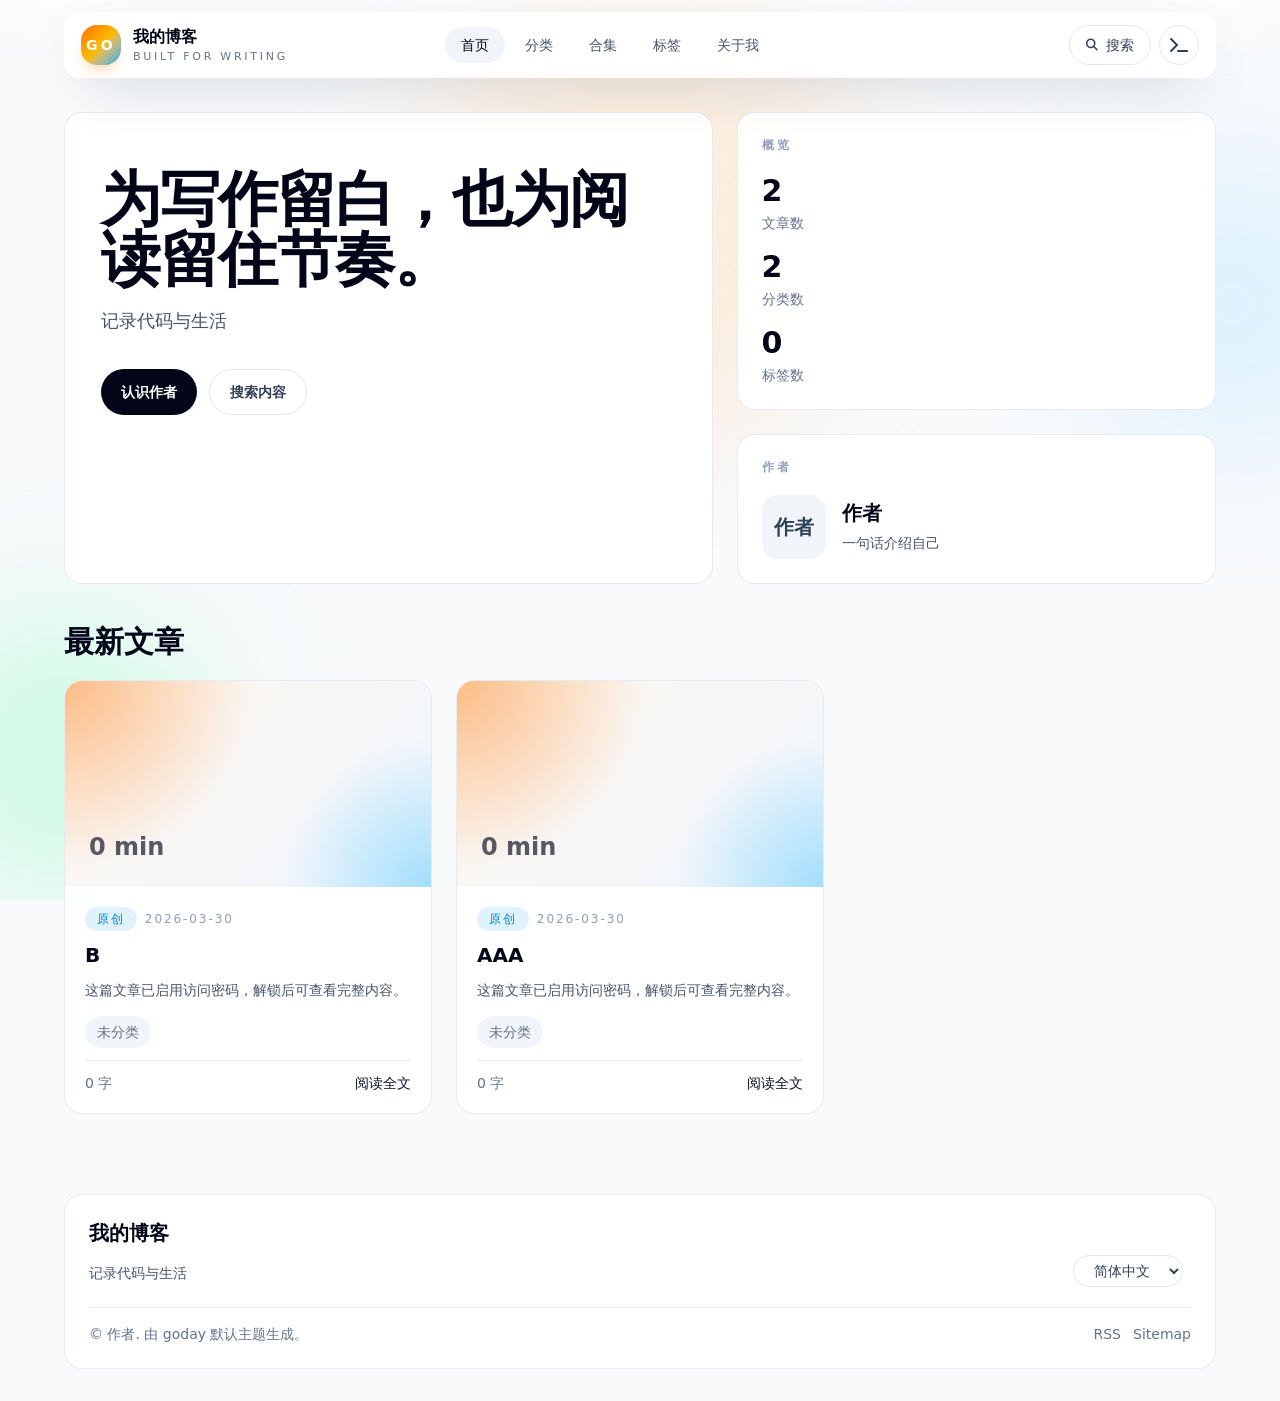
<file: index.html>
<!doctype html>
<html lang="zh-CN">
<head>
  <meta charset="UTF-8">
  <meta name="viewport" content="width=device-width, initial-scale=1">
  <title>我的博客</title>
<meta name="description" content="记录代码与生活">
<meta name="theme-color" content="#fff7ed">
<meta property="og:title" content="我的博客">
<meta property="og:description" content="记录代码与生活">
<meta property="og:type" content="website">
<meta property="og:url" content="https:&#x2F;&#x2F;wenxb.github.io&#x2F;">
<meta name="twitter:card" content="summary_large_image">
<link rel="canonical" href="https:&#x2F;&#x2F;wenxb.github.io&#x2F;">

  <meta name="keywords" content="blog, tauri">


  <link rel="alternate" type="application/rss+xml" title="我的博客 RSS" href="/rss.xml">


  <link rel="stylesheet" href="https://cdn.bootcdn.net/ajax/libs/font-awesome/6.7.2/css/all.min.css">
  <link rel="stylesheet" href="/assets/css/main.css">
  
</head>
<body
  class="min-h-screen bg-slate-50 text-slate-900 antialiased dark:bg-stone-950 dark:text-zinc-100"
  data-default-language="zh-CN"
  data-color-mode="light"
  data-theme-name="Default Theme"
  data-theme-version="1.0.0"
  data-page-type="website"
>
  <div class="pointer-events-none fixed inset-0 -z-10 overflow-hidden">
    <div class="absolute left-1/2 top-0 h-[28rem] w-[28rem] -translate-x-1/2 rounded-full bg-orange-200/35 blur-3xl dark:bg-orange-500/12"></div>
    <div class="absolute right-[-6rem] top-40 h-72 w-72 rounded-full bg-sky-200/40 blur-3xl dark:bg-sky-500/10"></div>
    <div class="absolute bottom-0 left-[-5rem] h-72 w-72 rounded-full bg-emerald-100 blur-3xl dark:bg-emerald-500/10"></div>
  </div>
  <div class="pointer-events-none fixed inset-x-0 top-0 z-30 h-16 bg-white/45 [mask-image:linear-gradient(to_bottom,black,transparent)] backdrop-blur-xl dark:bg-stone-950/55"></div>

  <header class="fixed inset-x-0 top-0 z-40 px-5 pt-3 md:px-8">
  <div class="mx-auto max-w-6xl rounded-[1rem] border border-white/70 bg-white/95 px-4 py-2 shadow-[0_18px_56px_-24px_rgba(15,23,42,0.34)] backdrop-blur-md dark:border-zinc-700/80 dark:bg-zinc-900/92">
    <div class="flex items-center gap-3">
      <a class="flex min-w-0 items-center gap-3" href="/">
        <span class="inline-flex h-10 w-10 items-center justify-center rounded-2xl bg-gradient-to-br from-orange-500 via-amber-400 to-sky-500 text-sm font-bold uppercase tracking-[0.24em] text-white shadow-lg shadow-orange-400/20">Go</span>
        <span class="min-w-0">
          <span class="block truncate font-heading text-base font-semibold text-slate-950 dark:text-white">我的博客</span>
          <span class="block truncate text-[11px] uppercase tracking-[0.25em] text-slate-500 dark:text-slate-400">Built for writing</span>
        </span>
      </a>

      <nav class="mx-auto hidden items-center gap-1 rounded-full px-2 py-1.5 lg:flex">
        
          <a
            href="&#x2F;"
            
              data-i18n="nav.home"
            
            class="rounded-full px-4 py-2 text-sm font-medium transition bg-slate-100 text-slate-950 dark:bg-zinc-800 dark:text-white"
          >
            首页
          </a>
        
          <a
            href="&#x2F;category&#x2F;"
            
              data-i18n="nav.category"
            
            class="rounded-full px-4 py-2 text-sm font-medium transition text-slate-600 hover:bg-slate-100 hover:text-slate-950 dark:text-zinc-300 dark:hover:bg-zinc-800 dark:hover:text-white"
          >
            分类
          </a>
        
          <a
            href="&#x2F;collection&#x2F;"
            
              data-i18n="nav.collection"
            
            class="rounded-full px-4 py-2 text-sm font-medium transition text-slate-600 hover:bg-slate-100 hover:text-slate-950 dark:text-zinc-300 dark:hover:bg-zinc-800 dark:hover:text-white"
          >
            合集
          </a>
        
          <a
            href="&#x2F;tag&#x2F;"
            
              data-i18n="nav.tag"
            
            class="rounded-full px-4 py-2 text-sm font-medium transition text-slate-600 hover:bg-slate-100 hover:text-slate-950 dark:text-zinc-300 dark:hover:bg-zinc-800 dark:hover:text-white"
          >
            标签
          </a>
        
          <a
            href="&#x2F;about&#x2F;"
            
              data-i18n="nav.about"
            
            class="rounded-full px-4 py-2 text-sm font-medium transition text-slate-600 hover:bg-slate-100 hover:text-slate-950 dark:text-zinc-300 dark:hover:bg-zinc-800 dark:hover:text-white"
          >
            关于我
          </a>
        
      </nav>

      <div class="ml-auto flex items-center gap-2">
        <button
          type="button"
          class="theme-pill-button inline-flex h-10 cursor-pointer items-center gap-2 border border-slate-200 bg-white px-4 text-sm font-medium text-slate-700 transition hover:border-slate-300 hover:text-slate-950 dark:border-zinc-700 dark:bg-zinc-800 dark:text-zinc-100 dark:hover:bg-zinc-700 dark:hover:text-white"
          data-search-trigger
        >
          <i class="fa-solid fa-magnifying-glass text-xs"></i>
          <span data-i18n="search.open">搜索</span>
        </button>
        <button
          type="button"
          class="theme-pill-button inline-flex h-10 w-10 cursor-pointer items-center justify-center border border-slate-200 bg-white text-slate-700 transition hover:border-slate-300 hover:text-slate-950 dark:border-zinc-700 dark:bg-zinc-800 dark:text-zinc-100 dark:hover:bg-zinc-700 dark:hover:text-white"
          data-console-trigger
          title="打开控制台"
        >
          <i class="fa-solid fa-terminal"></i>
        </button>
        <button
          type="button"
          class="theme-pill-button inline-flex h-10 w-10 cursor-pointer items-center justify-center border border-slate-200 bg-white text-slate-700 transition hover:border-slate-300 hover:text-slate-950 dark:border-zinc-700 dark:bg-zinc-800 dark:text-zinc-100 dark:hover:bg-zinc-700 dark:hover:text-white lg:hidden"
          data-menu-trigger
          aria-expanded="false"
          aria-label="打开导航菜单"
        >
          <i class="fa-solid fa-bars"></i>
        </button>
      </div>
    </div>

    <nav class="mt-3 hidden flex-col gap-2 border-t border-slate-200 pt-3 dark:border-zinc-700 lg:hidden" data-mobile-nav>
      
        <a
          href="&#x2F;"
          
            data-i18n="nav.home"
          
          class="rounded-2xl px-4 py-3 text-sm font-medium transition bg-slate-950 text-white dark:bg-zinc-800"
        >
          首页
        </a>
      
        <a
          href="&#x2F;category&#x2F;"
          
            data-i18n="nav.category"
          
          class="rounded-2xl px-4 py-3 text-sm font-medium transition bg-slate-100 text-slate-700 hover:bg-slate-200 dark:bg-zinc-800 dark:text-zinc-200 dark:hover:bg-zinc-700 dark:hover:text-white"
        >
          分类
        </a>
      
        <a
          href="&#x2F;collection&#x2F;"
          
            data-i18n="nav.collection"
          
          class="rounded-2xl px-4 py-3 text-sm font-medium transition bg-slate-100 text-slate-700 hover:bg-slate-200 dark:bg-zinc-800 dark:text-zinc-200 dark:hover:bg-zinc-700 dark:hover:text-white"
        >
          合集
        </a>
      
        <a
          href="&#x2F;tag&#x2F;"
          
            data-i18n="nav.tag"
          
          class="rounded-2xl px-4 py-3 text-sm font-medium transition bg-slate-100 text-slate-700 hover:bg-slate-200 dark:bg-zinc-800 dark:text-zinc-200 dark:hover:bg-zinc-700 dark:hover:text-white"
        >
          标签
        </a>
      
        <a
          href="&#x2F;about&#x2F;"
          
            data-i18n="nav.about"
          
          class="rounded-2xl px-4 py-3 text-sm font-medium transition bg-slate-100 text-slate-700 hover:bg-slate-200 dark:bg-zinc-800 dark:text-zinc-200 dark:hover:bg-zinc-700 dark:hover:text-white"
        >
          关于我
        </a>
      
    </nav>
  </div>
</header>


  <main class="px-5 pb-20 pt-24 md:px-8 md:pt-28">
    <div class="mx-auto max-w-6xl">
      
  <section class="grid gap-6 lg:grid-cols-[1.15fr_0.85fr]">
    <div class="theme-card overflow-hidden p-7 md:p-9">
      <div class="mt-5 space-y-4">
        <h1 class="max-w-3xl font-heading text-4xl font-semibold tracking-tight text-slate-950 dark:text-white md:text-6xl">为写作留白，也为阅读留住节奏。</h1>
        <p class="max-w-2xl text-base leading-8 text-slate-600 dark:text-slate-300 md:text-lg">记录代码与生活</p>
      </div>
      <div class="mt-8 flex flex-wrap gap-3">
        <a class="inline-flex items-center rounded-full bg-slate-950 px-5 py-3 text-sm font-semibold text-white transition hover:bg-slate-800 dark:bg-white dark:text-slate-950 dark:hover:bg-slate-200" href="/about/" data-i18n="home.aboutAuthor">认识作者</a>
        <button type="button" class="inline-flex cursor-pointer items-center rounded-full border border-slate-200 bg-white px-5 py-3 text-sm font-semibold text-slate-700 transition hover:border-slate-300 hover:text-slate-950 dark:border-slate-700 dark:bg-slate-800 dark:text-slate-100 dark:hover:bg-slate-700 dark:hover:text-white" data-search-trigger data-i18n="home.searchContent">搜索内容</button>
      </div>
    </div>

    <aside class="grid gap-6 sm:grid-cols-2 lg:grid-cols-1">
      <div class="theme-card p-6">
        <p class="text-xs font-semibold uppercase tracking-[0.3em] text-slate-400" data-i18n="home.atAGlance">At a glance</p>
        <div class="mt-5 grid gap-4 sm:grid-cols-3 lg:grid-cols-1">
          <div>
            <p class="text-3xl font-semibold text-slate-950 dark:text-white">2</p>
            <p class="mt-1 text-sm text-slate-500 dark:text-slate-400" data-i18n="home.articleCount">文章数</p>
          </div>
          <div>
            <p class="text-3xl font-semibold text-slate-950 dark:text-white">2</p>
            <p class="mt-1 text-sm text-slate-500 dark:text-slate-400" data-i18n="home.categoryCount">分类数</p>
          </div>
          <div>
            <p class="text-3xl font-semibold text-slate-950 dark:text-white">0</p>
            <p class="mt-1 text-sm text-slate-500 dark:text-slate-400" data-i18n="home.tagCount">标签数</p>
          </div>
        </div>
      </div>

      <div class="theme-card p-6 text-slate-900 dark:bg-stone-900 dark:text-slate-100">
        <p class="text-xs font-semibold uppercase tracking-[0.3em] text-slate-400" data-i18n="home.author">Author</p>
        <div class="mt-5 flex items-center gap-4">
          
            <a href="/about/" class="inline-flex h-16 w-16 items-center justify-center rounded-2xl bg-slate-100 font-heading text-xl font-semibold text-slate-700 transition hover:bg-slate-200 dark:bg-white/10 dark:text-white dark:hover:bg-white/15">作者</a>
          
          <div>
            <a href="/about/" class="font-heading text-xl font-semibold text-slate-950 transition hover:text-orange-600 dark:text-white dark:hover:text-orange-200">作者</a>
            <p class="mt-1 text-sm leading-6 text-slate-600 dark:text-slate-300">一句话介绍自己</p>
          </div>
        </div>
      </div>
    </aside>
  </section>

  <section class="mt-8">
    <div class="mb-5 flex items-end justify-between gap-4">
      <div>
        <h2 class="mt-2 font-heading text-3xl font-semibold text-slate-950 dark:text-white" data-i18n="home.latestPosts">最新文章</h2>
      </div>
    </div>

    
      <div class="grid gap-6 md:grid-cols-2 xl:grid-cols-3">
        
          <article class="theme-card fade-in-card group overflow-hidden transition hover:-translate-y-1 hover:border-slate-300 dark:hover:border-zinc-700">
  <a class="block" href="&#x2F;p&#x2F;kmit6dcht6nh&#x2F;">
    
      <div class="flex aspect-[16/9] items-end justify-between bg-[radial-gradient(circle_at_top_left,_rgba(251,146,60,0.58),_transparent_45%),radial-gradient(circle_at_bottom_right,_rgba(56,189,248,0.42),_transparent_35%),linear-gradient(135deg,_#fff7ed,_#eff6ff)] p-6 dark:bg-[radial-gradient(circle_at_top_left,_rgba(251,146,60,0.18),_transparent_45%),radial-gradient(circle_at_bottom_right,_rgba(56,189,248,0.14),_transparent_35%),linear-gradient(135deg,_#1b1b1f,_#252529)]">
        <span class="font-heading text-2xl font-semibold text-slate-900/70 dark:text-white/80">0 min</span>
      </div>
    
  </a>
  <div class="space-y-3 p-5">
    <div class="flex flex-wrap items-center gap-2 text-xs font-medium tracking-[0.16em] text-slate-400 dark:text-slate-500">
      
      
        <span class="rounded-full bg-sky-100 px-3 py-1 text-sky-600 dark:bg-sky-500/12 dark:text-sky-200" data-i18n="articleCard.original">原创</span>
      
      <span>2026-03-30</span>
    </div>

    <div class="space-y-2">
      <h2 class="font-heading text-xl font-semibold leading-tight text-slate-950 dark:text-white">
        <a class="transition hover:text-orange-600 dark:hover:text-orange-300" href="&#x2F;p&#x2F;kmit6dcht6nh&#x2F;">B</a>
      </h2>
      <p class="excerpt-clamp text-sm leading-7 text-slate-600 dark:text-slate-300">这篇文章已启用访问密码，解锁后可查看完整内容。</p>
    </div>

    <div class="flex flex-wrap items-center gap-2 text-sm text-slate-500 dark:text-slate-400">
      <a class="theme-pill-button bg-slate-100 px-3 py-1.5 transition hover:bg-slate-200 hover:text-slate-900 dark:bg-zinc-800 dark:text-zinc-200 dark:hover:bg-zinc-700 dark:hover:text-white" href="&#x2F;category&#x2F;uncategorized&#x2F;">未分类</a>
      
    </div>

    <div class="flex items-center justify-between border-t border-slate-200/80 pt-3 text-sm text-slate-500 dark:border-zinc-800 dark:text-zinc-400">
      <span>0 字</span>
      <a class="font-medium text-slate-900 transition hover:text-orange-600 dark:text-white dark:hover:text-orange-300" href="&#x2F;p&#x2F;kmit6dcht6nh&#x2F;">阅读全文</a>
    </div>
  </div>
</article>

        
          <article class="theme-card fade-in-card group overflow-hidden transition hover:-translate-y-1 hover:border-slate-300 dark:hover:border-zinc-700">
  <a class="block" href="&#x2F;p&#x2F;aep1noiskg6b&#x2F;">
    
      <div class="flex aspect-[16/9] items-end justify-between bg-[radial-gradient(circle_at_top_left,_rgba(251,146,60,0.58),_transparent_45%),radial-gradient(circle_at_bottom_right,_rgba(56,189,248,0.42),_transparent_35%),linear-gradient(135deg,_#fff7ed,_#eff6ff)] p-6 dark:bg-[radial-gradient(circle_at_top_left,_rgba(251,146,60,0.18),_transparent_45%),radial-gradient(circle_at_bottom_right,_rgba(56,189,248,0.14),_transparent_35%),linear-gradient(135deg,_#1b1b1f,_#252529)]">
        <span class="font-heading text-2xl font-semibold text-slate-900/70 dark:text-white/80">0 min</span>
      </div>
    
  </a>
  <div class="space-y-3 p-5">
    <div class="flex flex-wrap items-center gap-2 text-xs font-medium tracking-[0.16em] text-slate-400 dark:text-slate-500">
      
      
        <span class="rounded-full bg-sky-100 px-3 py-1 text-sky-600 dark:bg-sky-500/12 dark:text-sky-200" data-i18n="articleCard.original">原创</span>
      
      <span>2026-03-30</span>
    </div>

    <div class="space-y-2">
      <h2 class="font-heading text-xl font-semibold leading-tight text-slate-950 dark:text-white">
        <a class="transition hover:text-orange-600 dark:hover:text-orange-300" href="&#x2F;p&#x2F;aep1noiskg6b&#x2F;">AAA</a>
      </h2>
      <p class="excerpt-clamp text-sm leading-7 text-slate-600 dark:text-slate-300">这篇文章已启用访问密码，解锁后可查看完整内容。</p>
    </div>

    <div class="flex flex-wrap items-center gap-2 text-sm text-slate-500 dark:text-slate-400">
      <a class="theme-pill-button bg-slate-100 px-3 py-1.5 transition hover:bg-slate-200 hover:text-slate-900 dark:bg-zinc-800 dark:text-zinc-200 dark:hover:bg-zinc-700 dark:hover:text-white" href="&#x2F;category&#x2F;uncategorized&#x2F;">未分类</a>
      
    </div>

    <div class="flex items-center justify-between border-t border-slate-200/80 pt-3 text-sm text-slate-500 dark:border-zinc-800 dark:text-zinc-400">
      <span>0 字</span>
      <a class="font-medium text-slate-900 transition hover:text-orange-600 dark:text-white dark:hover:text-orange-300" href="&#x2F;p&#x2F;aep1noiskg6b&#x2F;">阅读全文</a>
    </div>
  </div>
</article>

        
      </div>
      

    
  </section>

    </div>
  </main>

  <footer class="px-5 pb-8 md:px-8">
  <div class="theme-card mx-auto max-w-6xl p-5 md:p-6">
    <div class="flex flex-col gap-5 md:flex-row md:items-end md:justify-between">
      <div class="space-y-3">
        <h2 class="font-heading text-xl font-semibold text-slate-950 dark:text-white">我的博客</h2>
        <p class="max-w-xl text-sm leading-7 text-slate-600 dark:text-slate-300">记录代码与生活</p>
      </div>

      <div class="flex items-center justify-end pr-1 md:pr-2">
        <select
          class="theme-pill-button border border-slate-200 bg-white px-4 py-1.5 text-sm text-slate-700 outline-none transition hover:border-slate-300 dark:border-zinc-700 dark:bg-zinc-800 dark:text-zinc-100"
          data-language-switcher
        >
          <option value="zh-CN">简体中文</option>
          <option value="en-US">English</option>
        </select>
      </div>
    </div>

    <div class="mt-5 flex flex-col gap-3 border-t border-slate-200/80 pt-4 text-sm text-slate-500 dark:border-zinc-800 dark:text-zinc-400 md:flex-row md:items-center md:justify-between">
      <p>
        © 作者.
        <span data-i18n="footer.copy">由 goday 默认主题生成。</span>
      </p>
      <div class="flex flex-wrap items-center gap-3 md:justify-end">
        <a class="transition hover:text-slate-950 dark:hover:text-white" href="/rss.xml" data-i18n="footer.rss">RSS</a>
        <a class="transition hover:text-slate-950 dark:hover:text-white" href="/sitemap.xml" data-i18n="footer.sitemap">Sitemap</a>
      </div>
    </div>
  </div>
</footer>


  <div
    class="theme-modal fixed inset-0 z-50 hidden items-start justify-center bg-slate-950/18 p-4"
    data-search-modal
    data-open="false"
    aria-hidden="true"
  >
    <div class="theme-modal-panel theme-search-panel mt-8 w-full max-w-3xl border p-4 md:mt-12 md:p-6">
      <div class="mb-4 flex items-center justify-between gap-4">
        <div>
          <h2 class="font-heading text-2xl font-semibold text-slate-950 dark:text-white" data-i18n="search.title">搜索</h2>
        </div>
        <button
          type="button"
          class="theme-pill-button inline-flex h-10 w-10 cursor-pointer items-center justify-center border border-slate-200 bg-white text-slate-700 transition hover:bg-slate-100 dark:border-zinc-700 dark:bg-zinc-800 dark:text-zinc-100 dark:hover:bg-zinc-700 dark:hover:text-white"
          data-search-close
          aria-label="关闭搜索"
        >
          <i class="fa-solid fa-xmark"></i>
        </button>
      </div>
      <div data-search-host></div>
      <p class="mt-4 hidden rounded-xl border border-slate-200/90 bg-slate-100/95 px-4 py-3 text-sm text-slate-600 dark:border-zinc-700 dark:bg-zinc-800 dark:text-zinc-200" data-search-status></p>
    </div>
  </div>

  <div
    class="theme-modal fixed inset-0 z-50 hidden items-center justify-center bg-slate-950/18 p-4 text-slate-100"
    data-console-modal
    data-open="false"
    aria-hidden="true"
  >
    <div class="theme-modal-panel goday-console w-full max-w-2xl border border-orange-200/65 bg-orange-50/96 p-5 text-slate-900 dark:border-orange-500/20 dark:bg-stone-900/94 dark:text-slate-100 md:p-6 theme-card">
      <div class="flex items-start justify-between gap-4">
        <div>
          <p class="text-sm font-medium uppercase tracking-[0.3em] text-orange-300" data-i18n="console.kicker">Console</p>
          <h2 class="mt-2 font-heading text-3xl font-semibold text-slate-950 dark:text-white" data-i18n="console.title">控制台</h2>
        </div>
        <button
          type="button"
          class="theme-pill-button inline-flex h-11 w-11 cursor-pointer items-center justify-center border border-orange-200 bg-white/80 text-slate-700 transition hover:border-orange-300 hover:text-slate-950 dark:border-zinc-700 dark:bg-zinc-800 dark:text-zinc-100 dark:hover:bg-zinc-700 dark:hover:text-white"
          data-console-close
          aria-label="关闭控制台"
        >
          <i class="fa-solid fa-xmark"></i>
        </button>
      </div>

      <div class="mt-6">
        <section class="theme-card-muted p-5 dark:border-orange-500/20 dark:bg-stone-950/70">
          <p class="text-xs font-semibold uppercase tracking-[0.3em] text-slate-400" data-i18n="console.runtime">Runtime</p>
          <div class="mt-5 grid gap-3 text-sm text-slate-600 dark:text-slate-300">
            <div class="flex items-center justify-between gap-3">
              <span data-i18n="console.site">站点</span>
              <span class="text-right text-slate-950 dark:text-white">我的博客</span>
            </div>
            <div class="flex items-center justify-between gap-3">
              <span data-i18n="console.route">路径</span>
              <span class="text-right text-slate-950 dark:text-white" data-console-value="route">https:&#x2F;&#x2F;wenxb.github.io&#x2F;</span>
            </div>
            <div class="flex items-center justify-between gap-3">
              <span data-i18n="console.theme">主题</span>
              <span class="text-right text-slate-950 dark:text-white" data-console-value="theme">Default Theme 1.0.0</span>
            </div>
            <div class="flex items-center justify-between gap-3">
              <span data-i18n="console.pageType">页面类型</span>
              <span class="text-right text-slate-950 dark:text-white" data-console-value="pageType">website</span>
            </div>
            <div class="flex items-center justify-between gap-3">
              <span data-i18n="console.language">界面语言</span>
              <span class="text-right text-slate-950 dark:text-white" data-console-value="language" data-console-language>zh-CN</span>
            </div>
            <div class="flex items-center justify-between gap-3">
              <span data-i18n="console.mode">外观模式</span>
              <span class="text-right text-slate-950 dark:text-white" data-console-value="mode" data-console-theme-mode>auto</span>
            </div>
            <div class="flex items-center justify-between gap-3">
              <span data-i18n="console.headings">标题数</span>
              <span class="text-right text-slate-950 dark:text-white" data-console-value="headings">0</span>
            </div>
          </div>
          <div class="mt-5 flex justify-end">
            <button
              type="button"
              class="theme-pill-button inline-flex h-10 cursor-pointer items-center gap-2 border border-orange-200 bg-white px-4 text-sm font-medium text-slate-700 transition hover:border-orange-300 hover:text-slate-950 dark:border-zinc-700 dark:bg-zinc-800 dark:text-zinc-100 dark:hover:bg-zinc-700 dark:hover:text-white"
              data-theme-toggle
            >
              <i class="fa-solid fa-moon"></i>
              <span data-i18n="console.toggleTheme">切换外观</span>
            </button>
          </div>
        </section>
      </div>
    </div>
  </div>

  <script type="module" src="/assets/js/main.js"></script>
  
</body>
</html>
</file>
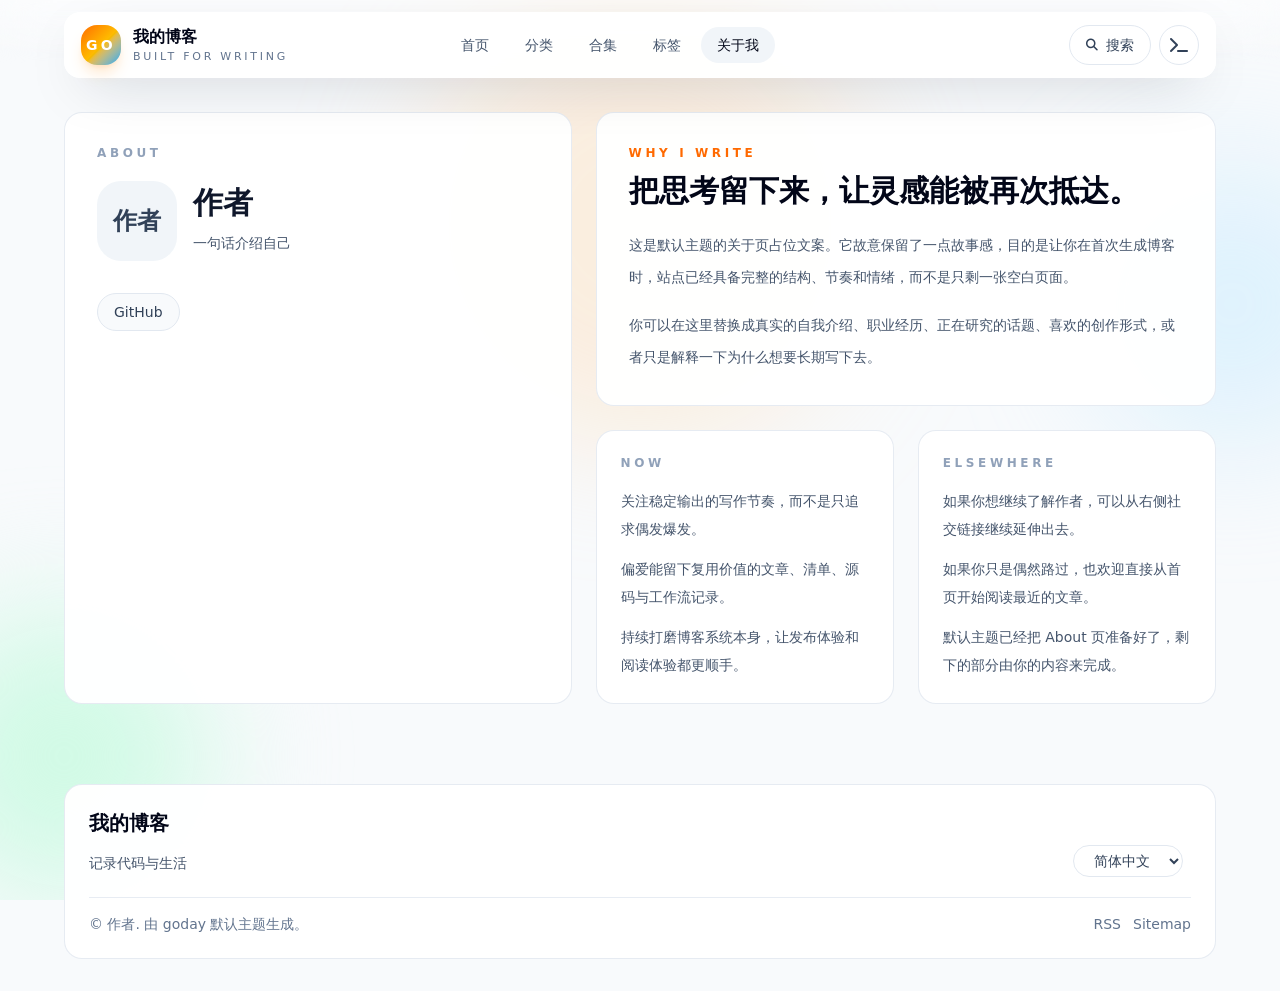
<file: about/index.html>
<!doctype html>
<html lang="zh-CN">
<head>
  <meta charset="UTF-8">
  <meta name="viewport" content="width=device-width, initial-scale=1">
  <title>关于我 - 我的博客</title>
<meta name="description" content="这里是默认主题的关于页，占位内容已经准备好，后续可以替换成你的真实故事。">
<meta name="theme-color" content="#fff7ed">
<meta property="og:title" content="关于我 - 我的博客">
<meta property="og:description" content="这里是默认主题的关于页，占位内容已经准备好，后续可以替换成你的真实故事。">
<meta property="og:type" content="profile">
<meta property="og:url" content="https:&#x2F;&#x2F;wenxb.github.io&#x2F;about&#x2F;">
<meta name="twitter:card" content="summary_large_image">
<link rel="canonical" href="https:&#x2F;&#x2F;wenxb.github.io&#x2F;about&#x2F;">

  <meta name="keywords" content="blog, tauri">


  <link rel="alternate" type="application/rss+xml" title="我的博客 RSS" href="/rss.xml">


  <link rel="stylesheet" href="https://cdn.bootcdn.net/ajax/libs/font-awesome/6.7.2/css/all.min.css">
  <link rel="stylesheet" href="/assets/css/main.css">
  
</head>
<body
  class="min-h-screen bg-slate-50 text-slate-900 antialiased dark:bg-stone-950 dark:text-zinc-100"
  data-default-language="zh-CN"
  data-color-mode="light"
  data-theme-name="Default Theme"
  data-theme-version="1.0.0"
  data-page-type="profile"
>
  <div class="pointer-events-none fixed inset-0 -z-10 overflow-hidden">
    <div class="absolute left-1/2 top-0 h-[28rem] w-[28rem] -translate-x-1/2 rounded-full bg-orange-200/35 blur-3xl dark:bg-orange-500/12"></div>
    <div class="absolute right-[-6rem] top-40 h-72 w-72 rounded-full bg-sky-200/40 blur-3xl dark:bg-sky-500/10"></div>
    <div class="absolute bottom-0 left-[-5rem] h-72 w-72 rounded-full bg-emerald-100 blur-3xl dark:bg-emerald-500/10"></div>
  </div>
  <div class="pointer-events-none fixed inset-x-0 top-0 z-30 h-16 bg-white/45 [mask-image:linear-gradient(to_bottom,black,transparent)] backdrop-blur-xl dark:bg-stone-950/55"></div>

  <header class="fixed inset-x-0 top-0 z-40 px-5 pt-3 md:px-8">
  <div class="mx-auto max-w-6xl rounded-[1rem] border border-white/70 bg-white/95 px-4 py-2 shadow-[0_18px_56px_-24px_rgba(15,23,42,0.34)] backdrop-blur-md dark:border-zinc-700/80 dark:bg-zinc-900/92">
    <div class="flex items-center gap-3">
      <a class="flex min-w-0 items-center gap-3" href="/">
        <span class="inline-flex h-10 w-10 items-center justify-center rounded-2xl bg-gradient-to-br from-orange-500 via-amber-400 to-sky-500 text-sm font-bold uppercase tracking-[0.24em] text-white shadow-lg shadow-orange-400/20">Go</span>
        <span class="min-w-0">
          <span class="block truncate font-heading text-base font-semibold text-slate-950 dark:text-white">我的博客</span>
          <span class="block truncate text-[11px] uppercase tracking-[0.25em] text-slate-500 dark:text-slate-400">Built for writing</span>
        </span>
      </a>

      <nav class="mx-auto hidden items-center gap-1 rounded-full px-2 py-1.5 lg:flex">
        
          <a
            href="&#x2F;"
            
              data-i18n="nav.home"
            
            class="rounded-full px-4 py-2 text-sm font-medium transition text-slate-600 hover:bg-slate-100 hover:text-slate-950 dark:text-zinc-300 dark:hover:bg-zinc-800 dark:hover:text-white"
          >
            首页
          </a>
        
          <a
            href="&#x2F;category&#x2F;"
            
              data-i18n="nav.category"
            
            class="rounded-full px-4 py-2 text-sm font-medium transition text-slate-600 hover:bg-slate-100 hover:text-slate-950 dark:text-zinc-300 dark:hover:bg-zinc-800 dark:hover:text-white"
          >
            分类
          </a>
        
          <a
            href="&#x2F;collection&#x2F;"
            
              data-i18n="nav.collection"
            
            class="rounded-full px-4 py-2 text-sm font-medium transition text-slate-600 hover:bg-slate-100 hover:text-slate-950 dark:text-zinc-300 dark:hover:bg-zinc-800 dark:hover:text-white"
          >
            合集
          </a>
        
          <a
            href="&#x2F;tag&#x2F;"
            
              data-i18n="nav.tag"
            
            class="rounded-full px-4 py-2 text-sm font-medium transition text-slate-600 hover:bg-slate-100 hover:text-slate-950 dark:text-zinc-300 dark:hover:bg-zinc-800 dark:hover:text-white"
          >
            标签
          </a>
        
          <a
            href="&#x2F;about&#x2F;"
            
              data-i18n="nav.about"
            
            class="rounded-full px-4 py-2 text-sm font-medium transition bg-slate-100 text-slate-950 dark:bg-zinc-800 dark:text-white"
          >
            关于我
          </a>
        
      </nav>

      <div class="ml-auto flex items-center gap-2">
        <button
          type="button"
          class="theme-pill-button inline-flex h-10 cursor-pointer items-center gap-2 border border-slate-200 bg-white px-4 text-sm font-medium text-slate-700 transition hover:border-slate-300 hover:text-slate-950 dark:border-zinc-700 dark:bg-zinc-800 dark:text-zinc-100 dark:hover:bg-zinc-700 dark:hover:text-white"
          data-search-trigger
        >
          <i class="fa-solid fa-magnifying-glass text-xs"></i>
          <span data-i18n="search.open">搜索</span>
        </button>
        <button
          type="button"
          class="theme-pill-button inline-flex h-10 w-10 cursor-pointer items-center justify-center border border-slate-200 bg-white text-slate-700 transition hover:border-slate-300 hover:text-slate-950 dark:border-zinc-700 dark:bg-zinc-800 dark:text-zinc-100 dark:hover:bg-zinc-700 dark:hover:text-white"
          data-console-trigger
          title="打开控制台"
        >
          <i class="fa-solid fa-terminal"></i>
        </button>
        <button
          type="button"
          class="theme-pill-button inline-flex h-10 w-10 cursor-pointer items-center justify-center border border-slate-200 bg-white text-slate-700 transition hover:border-slate-300 hover:text-slate-950 dark:border-zinc-700 dark:bg-zinc-800 dark:text-zinc-100 dark:hover:bg-zinc-700 dark:hover:text-white lg:hidden"
          data-menu-trigger
          aria-expanded="false"
          aria-label="打开导航菜单"
        >
          <i class="fa-solid fa-bars"></i>
        </button>
      </div>
    </div>

    <nav class="mt-3 hidden flex-col gap-2 border-t border-slate-200 pt-3 dark:border-zinc-700 lg:hidden" data-mobile-nav>
      
        <a
          href="&#x2F;"
          
            data-i18n="nav.home"
          
          class="rounded-2xl px-4 py-3 text-sm font-medium transition bg-slate-100 text-slate-700 hover:bg-slate-200 dark:bg-zinc-800 dark:text-zinc-200 dark:hover:bg-zinc-700 dark:hover:text-white"
        >
          首页
        </a>
      
        <a
          href="&#x2F;category&#x2F;"
          
            data-i18n="nav.category"
          
          class="rounded-2xl px-4 py-3 text-sm font-medium transition bg-slate-100 text-slate-700 hover:bg-slate-200 dark:bg-zinc-800 dark:text-zinc-200 dark:hover:bg-zinc-700 dark:hover:text-white"
        >
          分类
        </a>
      
        <a
          href="&#x2F;collection&#x2F;"
          
            data-i18n="nav.collection"
          
          class="rounded-2xl px-4 py-3 text-sm font-medium transition bg-slate-100 text-slate-700 hover:bg-slate-200 dark:bg-zinc-800 dark:text-zinc-200 dark:hover:bg-zinc-700 dark:hover:text-white"
        >
          合集
        </a>
      
        <a
          href="&#x2F;tag&#x2F;"
          
            data-i18n="nav.tag"
          
          class="rounded-2xl px-4 py-3 text-sm font-medium transition bg-slate-100 text-slate-700 hover:bg-slate-200 dark:bg-zinc-800 dark:text-zinc-200 dark:hover:bg-zinc-700 dark:hover:text-white"
        >
          标签
        </a>
      
        <a
          href="&#x2F;about&#x2F;"
          
            data-i18n="nav.about"
          
          class="rounded-2xl px-4 py-3 text-sm font-medium transition bg-slate-950 text-white dark:bg-zinc-800"
        >
          关于我
        </a>
      
    </nav>
  </div>
</header>


  <main class="px-5 pb-20 pt-24 md:px-8 md:pt-28">
    <div class="mx-auto max-w-6xl">
      
  <section class="grid gap-6 lg:grid-cols-[0.9fr_1.1fr]">
    <aside class="theme-card p-6 text-slate-900 md:p-8 dark:bg-stone-900 dark:text-white">
      <p class="text-xs font-semibold uppercase tracking-[0.3em] text-slate-400">About</p>
      <div class="mt-5 flex items-center gap-4">
        
          <div class="inline-flex h-20 w-20 items-center justify-center rounded-[1.5rem] bg-slate-100 font-heading text-2xl font-semibold text-slate-700 dark:bg-zinc-800 dark:text-white">作者</div>
        
        <div>
          <h1 class="font-heading text-3xl font-semibold">作者</h1>
          <p class="mt-2 text-sm leading-7 text-slate-600 dark:text-slate-300">一句话介绍自己</p>
        </div>
      </div>
      <div class="mt-8 flex flex-wrap gap-3">
        
          <a class="inline-flex items-center rounded-full border border-slate-200 bg-slate-50 px-4 py-2 text-sm font-medium text-slate-700 transition hover:border-slate-300 hover:bg-white hover:text-slate-950 dark:border-white/10 dark:bg-white/5 dark:text-white dark:hover:bg-white/10" href="https:&#x2F;&#x2F;github.com" target="_blank" rel="noreferrer">GitHub</a>
        
      </div>
    </aside>

    <div class="grid gap-6">
      <section class="theme-card p-6 md:p-8">
        <p class="text-xs font-semibold uppercase tracking-[0.3em] text-orange-500">Why I write</p>
        <h2 class="mt-3 font-heading text-3xl font-semibold text-slate-950 dark:text-white">把思考留下来，让灵感能被再次抵达。</h2>
        <div class="mt-5 space-y-4 text-sm leading-8 text-slate-600 dark:text-slate-300">
          <p>这是默认主题的关于页占位文案。它故意保留了一点故事感，目的是让你在首次生成博客时，站点已经具备完整的结构、节奏和情绪，而不是只剩一张空白页面。</p>
          <p>你可以在这里替换成真实的自我介绍、职业经历、正在研究的话题、喜欢的创作形式，或者只是解释一下为什么想要长期写下去。</p>
        </div>
      </section>

      <section class="grid gap-6 md:grid-cols-2">
        <div class="theme-card p-6">
          <p class="text-xs font-semibold uppercase tracking-[0.3em] text-slate-400">Now</p>
          <ul class="mt-4 space-y-3 text-sm leading-7 text-slate-600 dark:text-slate-300">
            <li>关注稳定输出的写作节奏，而不是只追求偶发爆发。</li>
            <li>偏爱能留下复用价值的文章、清单、源码与工作流记录。</li>
            <li>持续打磨博客系统本身，让发布体验和阅读体验都更顺手。</li>
          </ul>
        </div>
        <div class="theme-card p-6">
          <p class="text-xs font-semibold uppercase tracking-[0.3em] text-slate-400">Elsewhere</p>
          <ul class="mt-4 space-y-3 text-sm leading-7 text-slate-600 dark:text-slate-300">
            <li>如果你想继续了解作者，可以从右侧社交链接继续延伸出去。</li>
            <li>如果你只是偶然路过，也欢迎直接从首页开始阅读最近的文章。</li>
            <li>默认主题已经把 About 页准备好了，剩下的部分由你的内容来完成。</li>
          </ul>
        </div>
      </section>
    </div>
  </section>

    </div>
  </main>

  <footer class="px-5 pb-8 md:px-8">
  <div class="theme-card mx-auto max-w-6xl p-5 md:p-6">
    <div class="flex flex-col gap-5 md:flex-row md:items-end md:justify-between">
      <div class="space-y-3">
        <h2 class="font-heading text-xl font-semibold text-slate-950 dark:text-white">我的博客</h2>
        <p class="max-w-xl text-sm leading-7 text-slate-600 dark:text-slate-300">记录代码与生活</p>
      </div>

      <div class="flex items-center justify-end pr-1 md:pr-2">
        <select
          class="theme-pill-button border border-slate-200 bg-white px-4 py-1.5 text-sm text-slate-700 outline-none transition hover:border-slate-300 dark:border-zinc-700 dark:bg-zinc-800 dark:text-zinc-100"
          data-language-switcher
        >
          <option value="zh-CN">简体中文</option>
          <option value="en-US">English</option>
        </select>
      </div>
    </div>

    <div class="mt-5 flex flex-col gap-3 border-t border-slate-200/80 pt-4 text-sm text-slate-500 dark:border-zinc-800 dark:text-zinc-400 md:flex-row md:items-center md:justify-between">
      <p>
        © 作者.
        <span data-i18n="footer.copy">由 goday 默认主题生成。</span>
      </p>
      <div class="flex flex-wrap items-center gap-3 md:justify-end">
        <a class="transition hover:text-slate-950 dark:hover:text-white" href="/rss.xml" data-i18n="footer.rss">RSS</a>
        <a class="transition hover:text-slate-950 dark:hover:text-white" href="/sitemap.xml" data-i18n="footer.sitemap">Sitemap</a>
      </div>
    </div>
  </div>
</footer>


  <div
    class="theme-modal fixed inset-0 z-50 hidden items-start justify-center bg-slate-950/18 p-4"
    data-search-modal
    data-open="false"
    aria-hidden="true"
  >
    <div class="theme-modal-panel theme-search-panel mt-8 w-full max-w-3xl border p-4 md:mt-12 md:p-6">
      <div class="mb-4 flex items-center justify-between gap-4">
        <div>
          <h2 class="font-heading text-2xl font-semibold text-slate-950 dark:text-white" data-i18n="search.title">搜索</h2>
        </div>
        <button
          type="button"
          class="theme-pill-button inline-flex h-10 w-10 cursor-pointer items-center justify-center border border-slate-200 bg-white text-slate-700 transition hover:bg-slate-100 dark:border-zinc-700 dark:bg-zinc-800 dark:text-zinc-100 dark:hover:bg-zinc-700 dark:hover:text-white"
          data-search-close
          aria-label="关闭搜索"
        >
          <i class="fa-solid fa-xmark"></i>
        </button>
      </div>
      <div data-search-host></div>
      <p class="mt-4 hidden rounded-xl border border-slate-200/90 bg-slate-100/95 px-4 py-3 text-sm text-slate-600 dark:border-zinc-700 dark:bg-zinc-800 dark:text-zinc-200" data-search-status></p>
    </div>
  </div>

  <div
    class="theme-modal fixed inset-0 z-50 hidden items-center justify-center bg-slate-950/18 p-4 text-slate-100"
    data-console-modal
    data-open="false"
    aria-hidden="true"
  >
    <div class="theme-modal-panel goday-console w-full max-w-2xl border border-orange-200/65 bg-orange-50/96 p-5 text-slate-900 dark:border-orange-500/20 dark:bg-stone-900/94 dark:text-slate-100 md:p-6 theme-card">
      <div class="flex items-start justify-between gap-4">
        <div>
          <p class="text-sm font-medium uppercase tracking-[0.3em] text-orange-300" data-i18n="console.kicker">Console</p>
          <h2 class="mt-2 font-heading text-3xl font-semibold text-slate-950 dark:text-white" data-i18n="console.title">控制台</h2>
        </div>
        <button
          type="button"
          class="theme-pill-button inline-flex h-11 w-11 cursor-pointer items-center justify-center border border-orange-200 bg-white/80 text-slate-700 transition hover:border-orange-300 hover:text-slate-950 dark:border-zinc-700 dark:bg-zinc-800 dark:text-zinc-100 dark:hover:bg-zinc-700 dark:hover:text-white"
          data-console-close
          aria-label="关闭控制台"
        >
          <i class="fa-solid fa-xmark"></i>
        </button>
      </div>

      <div class="mt-6">
        <section class="theme-card-muted p-5 dark:border-orange-500/20 dark:bg-stone-950/70">
          <p class="text-xs font-semibold uppercase tracking-[0.3em] text-slate-400" data-i18n="console.runtime">Runtime</p>
          <div class="mt-5 grid gap-3 text-sm text-slate-600 dark:text-slate-300">
            <div class="flex items-center justify-between gap-3">
              <span data-i18n="console.site">站点</span>
              <span class="text-right text-slate-950 dark:text-white">我的博客</span>
            </div>
            <div class="flex items-center justify-between gap-3">
              <span data-i18n="console.route">路径</span>
              <span class="text-right text-slate-950 dark:text-white" data-console-value="route">https:&#x2F;&#x2F;wenxb.github.io&#x2F;about&#x2F;</span>
            </div>
            <div class="flex items-center justify-between gap-3">
              <span data-i18n="console.theme">主题</span>
              <span class="text-right text-slate-950 dark:text-white" data-console-value="theme">Default Theme 1.0.0</span>
            </div>
            <div class="flex items-center justify-between gap-3">
              <span data-i18n="console.pageType">页面类型</span>
              <span class="text-right text-slate-950 dark:text-white" data-console-value="pageType">profile</span>
            </div>
            <div class="flex items-center justify-between gap-3">
              <span data-i18n="console.language">界面语言</span>
              <span class="text-right text-slate-950 dark:text-white" data-console-value="language" data-console-language>zh-CN</span>
            </div>
            <div class="flex items-center justify-between gap-3">
              <span data-i18n="console.mode">外观模式</span>
              <span class="text-right text-slate-950 dark:text-white" data-console-value="mode" data-console-theme-mode>auto</span>
            </div>
            <div class="flex items-center justify-between gap-3">
              <span data-i18n="console.headings">标题数</span>
              <span class="text-right text-slate-950 dark:text-white" data-console-value="headings">0</span>
            </div>
          </div>
          <div class="mt-5 flex justify-end">
            <button
              type="button"
              class="theme-pill-button inline-flex h-10 cursor-pointer items-center gap-2 border border-orange-200 bg-white px-4 text-sm font-medium text-slate-700 transition hover:border-orange-300 hover:text-slate-950 dark:border-zinc-700 dark:bg-zinc-800 dark:text-zinc-100 dark:hover:bg-zinc-700 dark:hover:text-white"
              data-theme-toggle
            >
              <i class="fa-solid fa-moon"></i>
              <span data-i18n="console.toggleTheme">切换外观</span>
            </button>
          </div>
        </section>
      </div>
    </div>
  </div>

  <script type="module" src="/assets/js/main.js"></script>
  
</body>
</html>
</file>
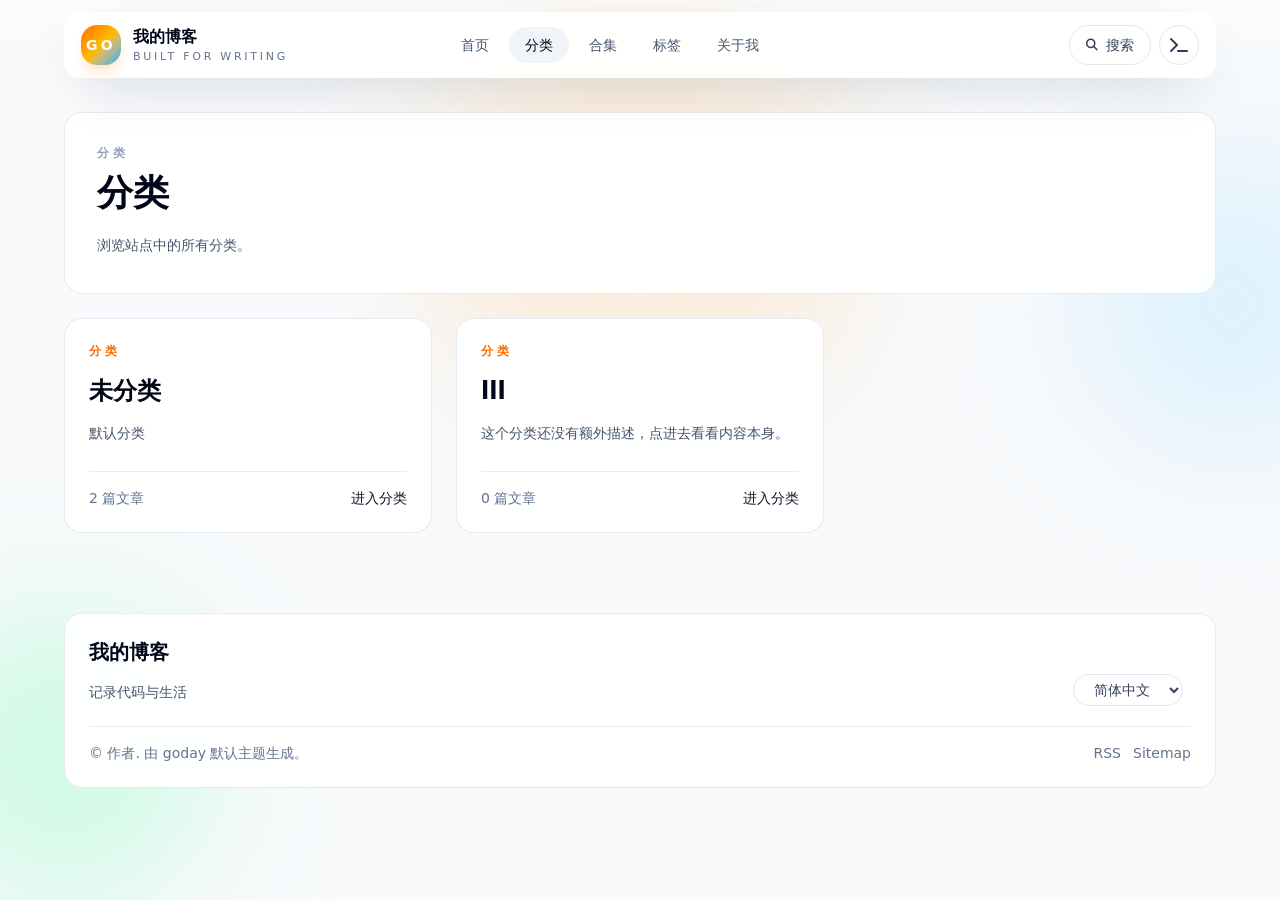
<file: category/index.html>
<!doctype html>
<html lang="zh-CN">
<head>
  <meta charset="UTF-8">
  <meta name="viewport" content="width=device-width, initial-scale=1">
  <title>分类 - 我的博客</title>
<meta name="description" content="浏览站点中的所有分类。">
<meta name="theme-color" content="#fff7ed">
<meta property="og:title" content="分类 - 我的博客">
<meta property="og:description" content="浏览站点中的所有分类。">
<meta property="og:type" content="website">
<meta property="og:url" content="https:&#x2F;&#x2F;wenxb.github.io&#x2F;category&#x2F;">
<meta name="twitter:card" content="summary_large_image">
<link rel="canonical" href="https:&#x2F;&#x2F;wenxb.github.io&#x2F;category&#x2F;">

  <meta name="keywords" content="blog, tauri">


  <link rel="alternate" type="application/rss+xml" title="我的博客 RSS" href="/rss.xml">


  <link rel="stylesheet" href="https://cdn.bootcdn.net/ajax/libs/font-awesome/6.7.2/css/all.min.css">
  <link rel="stylesheet" href="/assets/css/main.css">
  
</head>
<body
  class="min-h-screen bg-slate-50 text-slate-900 antialiased dark:bg-stone-950 dark:text-zinc-100"
  data-default-language="zh-CN"
  data-color-mode="light"
  data-theme-name="Default Theme"
  data-theme-version="1.0.0"
  data-page-type="website"
>
  <div class="pointer-events-none fixed inset-0 -z-10 overflow-hidden">
    <div class="absolute left-1/2 top-0 h-[28rem] w-[28rem] -translate-x-1/2 rounded-full bg-orange-200/35 blur-3xl dark:bg-orange-500/12"></div>
    <div class="absolute right-[-6rem] top-40 h-72 w-72 rounded-full bg-sky-200/40 blur-3xl dark:bg-sky-500/10"></div>
    <div class="absolute bottom-0 left-[-5rem] h-72 w-72 rounded-full bg-emerald-100 blur-3xl dark:bg-emerald-500/10"></div>
  </div>
  <div class="pointer-events-none fixed inset-x-0 top-0 z-30 h-16 bg-white/45 [mask-image:linear-gradient(to_bottom,black,transparent)] backdrop-blur-xl dark:bg-stone-950/55"></div>

  <header class="fixed inset-x-0 top-0 z-40 px-5 pt-3 md:px-8">
  <div class="mx-auto max-w-6xl rounded-[1rem] border border-white/70 bg-white/95 px-4 py-2 shadow-[0_18px_56px_-24px_rgba(15,23,42,0.34)] backdrop-blur-md dark:border-zinc-700/80 dark:bg-zinc-900/92">
    <div class="flex items-center gap-3">
      <a class="flex min-w-0 items-center gap-3" href="/">
        <span class="inline-flex h-10 w-10 items-center justify-center rounded-2xl bg-gradient-to-br from-orange-500 via-amber-400 to-sky-500 text-sm font-bold uppercase tracking-[0.24em] text-white shadow-lg shadow-orange-400/20">Go</span>
        <span class="min-w-0">
          <span class="block truncate font-heading text-base font-semibold text-slate-950 dark:text-white">我的博客</span>
          <span class="block truncate text-[11px] uppercase tracking-[0.25em] text-slate-500 dark:text-slate-400">Built for writing</span>
        </span>
      </a>

      <nav class="mx-auto hidden items-center gap-1 rounded-full px-2 py-1.5 lg:flex">
        
          <a
            href="&#x2F;"
            
              data-i18n="nav.home"
            
            class="rounded-full px-4 py-2 text-sm font-medium transition text-slate-600 hover:bg-slate-100 hover:text-slate-950 dark:text-zinc-300 dark:hover:bg-zinc-800 dark:hover:text-white"
          >
            首页
          </a>
        
          <a
            href="&#x2F;category&#x2F;"
            
              data-i18n="nav.category"
            
            class="rounded-full px-4 py-2 text-sm font-medium transition bg-slate-100 text-slate-950 dark:bg-zinc-800 dark:text-white"
          >
            分类
          </a>
        
          <a
            href="&#x2F;collection&#x2F;"
            
              data-i18n="nav.collection"
            
            class="rounded-full px-4 py-2 text-sm font-medium transition text-slate-600 hover:bg-slate-100 hover:text-slate-950 dark:text-zinc-300 dark:hover:bg-zinc-800 dark:hover:text-white"
          >
            合集
          </a>
        
          <a
            href="&#x2F;tag&#x2F;"
            
              data-i18n="nav.tag"
            
            class="rounded-full px-4 py-2 text-sm font-medium transition text-slate-600 hover:bg-slate-100 hover:text-slate-950 dark:text-zinc-300 dark:hover:bg-zinc-800 dark:hover:text-white"
          >
            标签
          </a>
        
          <a
            href="&#x2F;about&#x2F;"
            
              data-i18n="nav.about"
            
            class="rounded-full px-4 py-2 text-sm font-medium transition text-slate-600 hover:bg-slate-100 hover:text-slate-950 dark:text-zinc-300 dark:hover:bg-zinc-800 dark:hover:text-white"
          >
            关于我
          </a>
        
      </nav>

      <div class="ml-auto flex items-center gap-2">
        <button
          type="button"
          class="theme-pill-button inline-flex h-10 cursor-pointer items-center gap-2 border border-slate-200 bg-white px-4 text-sm font-medium text-slate-700 transition hover:border-slate-300 hover:text-slate-950 dark:border-zinc-700 dark:bg-zinc-800 dark:text-zinc-100 dark:hover:bg-zinc-700 dark:hover:text-white"
          data-search-trigger
        >
          <i class="fa-solid fa-magnifying-glass text-xs"></i>
          <span data-i18n="search.open">搜索</span>
        </button>
        <button
          type="button"
          class="theme-pill-button inline-flex h-10 w-10 cursor-pointer items-center justify-center border border-slate-200 bg-white text-slate-700 transition hover:border-slate-300 hover:text-slate-950 dark:border-zinc-700 dark:bg-zinc-800 dark:text-zinc-100 dark:hover:bg-zinc-700 dark:hover:text-white"
          data-console-trigger
          title="打开控制台"
        >
          <i class="fa-solid fa-terminal"></i>
        </button>
        <button
          type="button"
          class="theme-pill-button inline-flex h-10 w-10 cursor-pointer items-center justify-center border border-slate-200 bg-white text-slate-700 transition hover:border-slate-300 hover:text-slate-950 dark:border-zinc-700 dark:bg-zinc-800 dark:text-zinc-100 dark:hover:bg-zinc-700 dark:hover:text-white lg:hidden"
          data-menu-trigger
          aria-expanded="false"
          aria-label="打开导航菜单"
        >
          <i class="fa-solid fa-bars"></i>
        </button>
      </div>
    </div>

    <nav class="mt-3 hidden flex-col gap-2 border-t border-slate-200 pt-3 dark:border-zinc-700 lg:hidden" data-mobile-nav>
      
        <a
          href="&#x2F;"
          
            data-i18n="nav.home"
          
          class="rounded-2xl px-4 py-3 text-sm font-medium transition bg-slate-100 text-slate-700 hover:bg-slate-200 dark:bg-zinc-800 dark:text-zinc-200 dark:hover:bg-zinc-700 dark:hover:text-white"
        >
          首页
        </a>
      
        <a
          href="&#x2F;category&#x2F;"
          
            data-i18n="nav.category"
          
          class="rounded-2xl px-4 py-3 text-sm font-medium transition bg-slate-950 text-white dark:bg-zinc-800"
        >
          分类
        </a>
      
        <a
          href="&#x2F;collection&#x2F;"
          
            data-i18n="nav.collection"
          
          class="rounded-2xl px-4 py-3 text-sm font-medium transition bg-slate-100 text-slate-700 hover:bg-slate-200 dark:bg-zinc-800 dark:text-zinc-200 dark:hover:bg-zinc-700 dark:hover:text-white"
        >
          合集
        </a>
      
        <a
          href="&#x2F;tag&#x2F;"
          
            data-i18n="nav.tag"
          
          class="rounded-2xl px-4 py-3 text-sm font-medium transition bg-slate-100 text-slate-700 hover:bg-slate-200 dark:bg-zinc-800 dark:text-zinc-200 dark:hover:bg-zinc-700 dark:hover:text-white"
        >
          标签
        </a>
      
        <a
          href="&#x2F;about&#x2F;"
          
            data-i18n="nav.about"
          
          class="rounded-2xl px-4 py-3 text-sm font-medium transition bg-slate-100 text-slate-700 hover:bg-slate-200 dark:bg-zinc-800 dark:text-zinc-200 dark:hover:bg-zinc-700 dark:hover:text-white"
        >
          关于我
        </a>
      
    </nav>
  </div>
</header>


  <main class="px-5 pb-20 pt-24 md:px-8 md:pt-28">
    <div class="mx-auto max-w-6xl">
      
  <section class="theme-card p-6 md:p-8">
    <p class="text-xs font-semibold uppercase tracking-[0.3em] text-slate-400" data-i18n="category.index.kicker">Categories</p>
    <h1 class="mt-3 font-heading text-4xl font-semibold text-slate-950 dark:text-white" data-i18n="category.index.title">分类</h1>
    <p class="mt-4 max-w-2xl text-sm leading-8 text-slate-600 dark:text-slate-300">浏览站点中的所有分类。</p>
  </section>

  
    <section class="mt-6 grid gap-6 md:grid-cols-2 xl:grid-cols-3">
      
        <a class="theme-card fade-in-card p-6 transition hover:-translate-y-1 hover:border-slate-300 dark:hover:border-slate-700" href="&#x2F;category&#x2F;uncategorized&#x2F;">
          <p class="text-xs font-semibold uppercase tracking-[0.3em] text-orange-500" data-i18n="category.card.kicker">Category</p>
          <h2 class="mt-4 font-heading text-2xl font-semibold text-slate-950 dark:text-white">未分类</h2>
          <p class="mt-3 text-sm leading-7 text-slate-600 dark:text-slate-300">默认分类</p>
          <div class="mt-6 flex items-center justify-between border-t border-slate-200/80 pt-4 text-sm text-slate-500 dark:border-slate-800 dark:text-slate-400">
            <span>2 <span data-i18n="common.articleCountSuffix">篇文章</span></span>
            <span class="font-medium text-slate-900 dark:text-white" data-i18n="category.card.enter">进入分类</span>
          </div>
        </a>
      
        <a class="theme-card fade-in-card p-6 transition hover:-translate-y-1 hover:border-slate-300 dark:hover:border-slate-700" href="&#x2F;category&#x2F;lll&#x2F;">
          <p class="text-xs font-semibold uppercase tracking-[0.3em] text-orange-500" data-i18n="category.card.kicker">Category</p>
          <h2 class="mt-4 font-heading text-2xl font-semibold text-slate-950 dark:text-white">lll</h2>
          <p class="mt-3 text-sm leading-7 text-slate-600 dark:text-slate-300"><span data-i18n="category.card.emptyDescription">这个分类还没有额外描述，点进去看看内容本身。</span></p>
          <div class="mt-6 flex items-center justify-between border-t border-slate-200/80 pt-4 text-sm text-slate-500 dark:border-slate-800 dark:text-slate-400">
            <span>0 <span data-i18n="common.articleCountSuffix">篇文章</span></span>
            <span class="font-medium text-slate-900 dark:text-white" data-i18n="category.card.enter">进入分类</span>
          </div>
        </a>
      
    </section>
  

    </div>
  </main>

  <footer class="px-5 pb-8 md:px-8">
  <div class="theme-card mx-auto max-w-6xl p-5 md:p-6">
    <div class="flex flex-col gap-5 md:flex-row md:items-end md:justify-between">
      <div class="space-y-3">
        <h2 class="font-heading text-xl font-semibold text-slate-950 dark:text-white">我的博客</h2>
        <p class="max-w-xl text-sm leading-7 text-slate-600 dark:text-slate-300">记录代码与生活</p>
      </div>

      <div class="flex items-center justify-end pr-1 md:pr-2">
        <select
          class="theme-pill-button border border-slate-200 bg-white px-4 py-1.5 text-sm text-slate-700 outline-none transition hover:border-slate-300 dark:border-zinc-700 dark:bg-zinc-800 dark:text-zinc-100"
          data-language-switcher
        >
          <option value="zh-CN">简体中文</option>
          <option value="en-US">English</option>
        </select>
      </div>
    </div>

    <div class="mt-5 flex flex-col gap-3 border-t border-slate-200/80 pt-4 text-sm text-slate-500 dark:border-zinc-800 dark:text-zinc-400 md:flex-row md:items-center md:justify-between">
      <p>
        © 作者.
        <span data-i18n="footer.copy">由 goday 默认主题生成。</span>
      </p>
      <div class="flex flex-wrap items-center gap-3 md:justify-end">
        <a class="transition hover:text-slate-950 dark:hover:text-white" href="/rss.xml" data-i18n="footer.rss">RSS</a>
        <a class="transition hover:text-slate-950 dark:hover:text-white" href="/sitemap.xml" data-i18n="footer.sitemap">Sitemap</a>
      </div>
    </div>
  </div>
</footer>


  <div
    class="theme-modal fixed inset-0 z-50 hidden items-start justify-center bg-slate-950/18 p-4"
    data-search-modal
    data-open="false"
    aria-hidden="true"
  >
    <div class="theme-modal-panel theme-search-panel mt-8 w-full max-w-3xl border p-4 md:mt-12 md:p-6">
      <div class="mb-4 flex items-center justify-between gap-4">
        <div>
          <h2 class="font-heading text-2xl font-semibold text-slate-950 dark:text-white" data-i18n="search.title">搜索</h2>
        </div>
        <button
          type="button"
          class="theme-pill-button inline-flex h-10 w-10 cursor-pointer items-center justify-center border border-slate-200 bg-white text-slate-700 transition hover:bg-slate-100 dark:border-zinc-700 dark:bg-zinc-800 dark:text-zinc-100 dark:hover:bg-zinc-700 dark:hover:text-white"
          data-search-close
          aria-label="关闭搜索"
        >
          <i class="fa-solid fa-xmark"></i>
        </button>
      </div>
      <div data-search-host></div>
      <p class="mt-4 hidden rounded-xl border border-slate-200/90 bg-slate-100/95 px-4 py-3 text-sm text-slate-600 dark:border-zinc-700 dark:bg-zinc-800 dark:text-zinc-200" data-search-status></p>
    </div>
  </div>

  <div
    class="theme-modal fixed inset-0 z-50 hidden items-center justify-center bg-slate-950/18 p-4 text-slate-100"
    data-console-modal
    data-open="false"
    aria-hidden="true"
  >
    <div class="theme-modal-panel goday-console w-full max-w-2xl border border-orange-200/65 bg-orange-50/96 p-5 text-slate-900 dark:border-orange-500/20 dark:bg-stone-900/94 dark:text-slate-100 md:p-6 theme-card">
      <div class="flex items-start justify-between gap-4">
        <div>
          <p class="text-sm font-medium uppercase tracking-[0.3em] text-orange-300" data-i18n="console.kicker">Console</p>
          <h2 class="mt-2 font-heading text-3xl font-semibold text-slate-950 dark:text-white" data-i18n="console.title">控制台</h2>
        </div>
        <button
          type="button"
          class="theme-pill-button inline-flex h-11 w-11 cursor-pointer items-center justify-center border border-orange-200 bg-white/80 text-slate-700 transition hover:border-orange-300 hover:text-slate-950 dark:border-zinc-700 dark:bg-zinc-800 dark:text-zinc-100 dark:hover:bg-zinc-700 dark:hover:text-white"
          data-console-close
          aria-label="关闭控制台"
        >
          <i class="fa-solid fa-xmark"></i>
        </button>
      </div>

      <div class="mt-6">
        <section class="theme-card-muted p-5 dark:border-orange-500/20 dark:bg-stone-950/70">
          <p class="text-xs font-semibold uppercase tracking-[0.3em] text-slate-400" data-i18n="console.runtime">Runtime</p>
          <div class="mt-5 grid gap-3 text-sm text-slate-600 dark:text-slate-300">
            <div class="flex items-center justify-between gap-3">
              <span data-i18n="console.site">站点</span>
              <span class="text-right text-slate-950 dark:text-white">我的博客</span>
            </div>
            <div class="flex items-center justify-between gap-3">
              <span data-i18n="console.route">路径</span>
              <span class="text-right text-slate-950 dark:text-white" data-console-value="route">https:&#x2F;&#x2F;wenxb.github.io&#x2F;category&#x2F;</span>
            </div>
            <div class="flex items-center justify-between gap-3">
              <span data-i18n="console.theme">主题</span>
              <span class="text-right text-slate-950 dark:text-white" data-console-value="theme">Default Theme 1.0.0</span>
            </div>
            <div class="flex items-center justify-between gap-3">
              <span data-i18n="console.pageType">页面类型</span>
              <span class="text-right text-slate-950 dark:text-white" data-console-value="pageType">website</span>
            </div>
            <div class="flex items-center justify-between gap-3">
              <span data-i18n="console.language">界面语言</span>
              <span class="text-right text-slate-950 dark:text-white" data-console-value="language" data-console-language>zh-CN</span>
            </div>
            <div class="flex items-center justify-between gap-3">
              <span data-i18n="console.mode">外观模式</span>
              <span class="text-right text-slate-950 dark:text-white" data-console-value="mode" data-console-theme-mode>auto</span>
            </div>
            <div class="flex items-center justify-between gap-3">
              <span data-i18n="console.headings">标题数</span>
              <span class="text-right text-slate-950 dark:text-white" data-console-value="headings">0</span>
            </div>
          </div>
          <div class="mt-5 flex justify-end">
            <button
              type="button"
              class="theme-pill-button inline-flex h-10 cursor-pointer items-center gap-2 border border-orange-200 bg-white px-4 text-sm font-medium text-slate-700 transition hover:border-orange-300 hover:text-slate-950 dark:border-zinc-700 dark:bg-zinc-800 dark:text-zinc-100 dark:hover:bg-zinc-700 dark:hover:text-white"
              data-theme-toggle
            >
              <i class="fa-solid fa-moon"></i>
              <span data-i18n="console.toggleTheme">切换外观</span>
            </button>
          </div>
        </section>
      </div>
    </div>
  </div>

  <script type="module" src="/assets/js/main.js"></script>
  
</body>
</html>
</file>
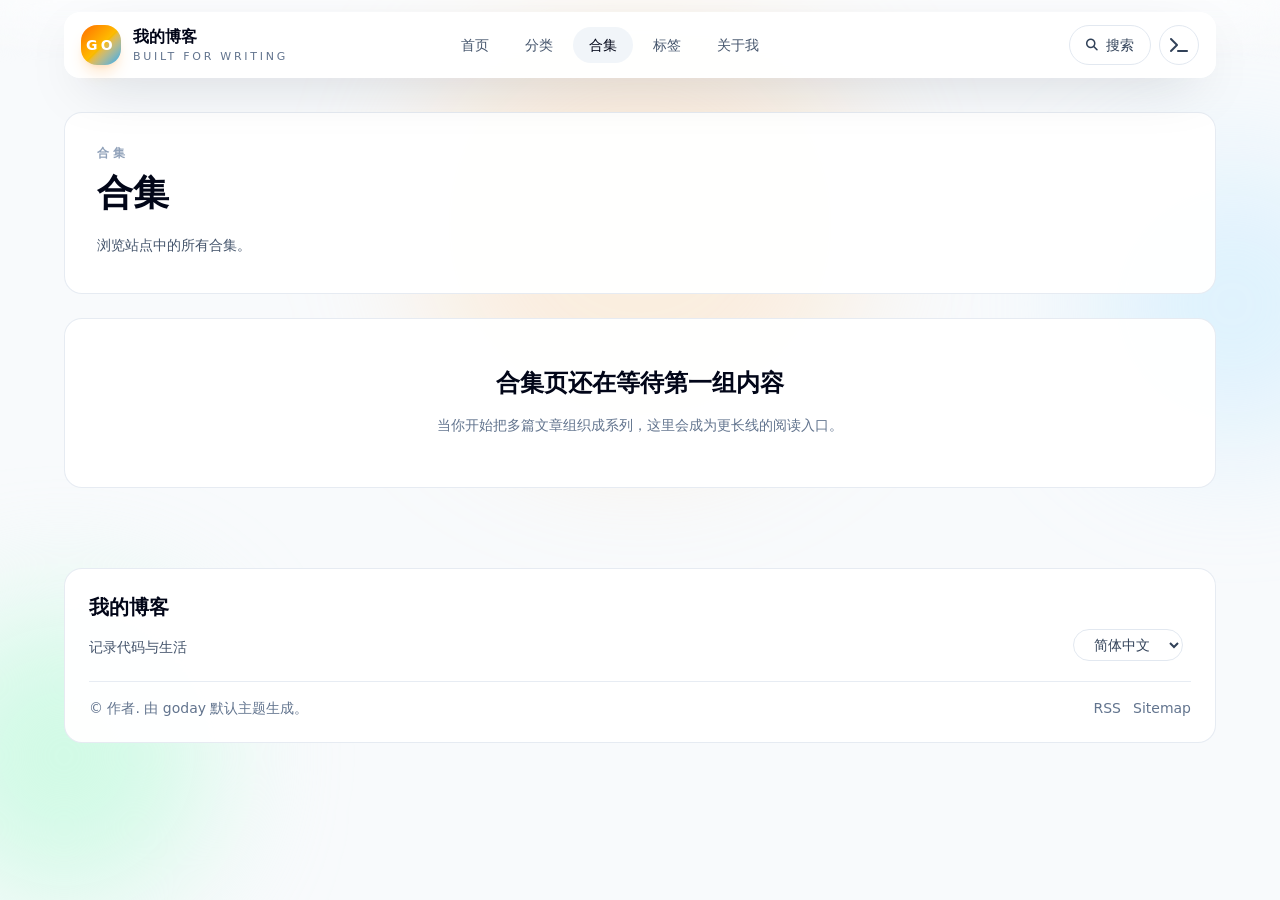
<file: collection/index.html>
<!doctype html>
<html lang="zh-CN">
<head>
  <meta charset="UTF-8">
  <meta name="viewport" content="width=device-width, initial-scale=1">
  <title>合集 - 我的博客</title>
<meta name="description" content="浏览站点中的所有合集。">
<meta name="theme-color" content="#fff7ed">
<meta property="og:title" content="合集 - 我的博客">
<meta property="og:description" content="浏览站点中的所有合集。">
<meta property="og:type" content="website">
<meta property="og:url" content="https:&#x2F;&#x2F;wenxb.github.io&#x2F;collection&#x2F;">
<meta name="twitter:card" content="summary_large_image">
<link rel="canonical" href="https:&#x2F;&#x2F;wenxb.github.io&#x2F;collection&#x2F;">

  <meta name="keywords" content="blog, tauri">


  <link rel="alternate" type="application/rss+xml" title="我的博客 RSS" href="/rss.xml">


  <link rel="stylesheet" href="https://cdn.bootcdn.net/ajax/libs/font-awesome/6.7.2/css/all.min.css">
  <link rel="stylesheet" href="/assets/css/main.css">
  
</head>
<body
  class="min-h-screen bg-slate-50 text-slate-900 antialiased dark:bg-stone-950 dark:text-zinc-100"
  data-default-language="zh-CN"
  data-color-mode="light"
  data-theme-name="Default Theme"
  data-theme-version="1.0.0"
  data-page-type="website"
>
  <div class="pointer-events-none fixed inset-0 -z-10 overflow-hidden">
    <div class="absolute left-1/2 top-0 h-[28rem] w-[28rem] -translate-x-1/2 rounded-full bg-orange-200/35 blur-3xl dark:bg-orange-500/12"></div>
    <div class="absolute right-[-6rem] top-40 h-72 w-72 rounded-full bg-sky-200/40 blur-3xl dark:bg-sky-500/10"></div>
    <div class="absolute bottom-0 left-[-5rem] h-72 w-72 rounded-full bg-emerald-100 blur-3xl dark:bg-emerald-500/10"></div>
  </div>
  <div class="pointer-events-none fixed inset-x-0 top-0 z-30 h-16 bg-white/45 [mask-image:linear-gradient(to_bottom,black,transparent)] backdrop-blur-xl dark:bg-stone-950/55"></div>

  <header class="fixed inset-x-0 top-0 z-40 px-5 pt-3 md:px-8">
  <div class="mx-auto max-w-6xl rounded-[1rem] border border-white/70 bg-white/95 px-4 py-2 shadow-[0_18px_56px_-24px_rgba(15,23,42,0.34)] backdrop-blur-md dark:border-zinc-700/80 dark:bg-zinc-900/92">
    <div class="flex items-center gap-3">
      <a class="flex min-w-0 items-center gap-3" href="/">
        <span class="inline-flex h-10 w-10 items-center justify-center rounded-2xl bg-gradient-to-br from-orange-500 via-amber-400 to-sky-500 text-sm font-bold uppercase tracking-[0.24em] text-white shadow-lg shadow-orange-400/20">Go</span>
        <span class="min-w-0">
          <span class="block truncate font-heading text-base font-semibold text-slate-950 dark:text-white">我的博客</span>
          <span class="block truncate text-[11px] uppercase tracking-[0.25em] text-slate-500 dark:text-slate-400">Built for writing</span>
        </span>
      </a>

      <nav class="mx-auto hidden items-center gap-1 rounded-full px-2 py-1.5 lg:flex">
        
          <a
            href="&#x2F;"
            
              data-i18n="nav.home"
            
            class="rounded-full px-4 py-2 text-sm font-medium transition text-slate-600 hover:bg-slate-100 hover:text-slate-950 dark:text-zinc-300 dark:hover:bg-zinc-800 dark:hover:text-white"
          >
            首页
          </a>
        
          <a
            href="&#x2F;category&#x2F;"
            
              data-i18n="nav.category"
            
            class="rounded-full px-4 py-2 text-sm font-medium transition text-slate-600 hover:bg-slate-100 hover:text-slate-950 dark:text-zinc-300 dark:hover:bg-zinc-800 dark:hover:text-white"
          >
            分类
          </a>
        
          <a
            href="&#x2F;collection&#x2F;"
            
              data-i18n="nav.collection"
            
            class="rounded-full px-4 py-2 text-sm font-medium transition bg-slate-100 text-slate-950 dark:bg-zinc-800 dark:text-white"
          >
            合集
          </a>
        
          <a
            href="&#x2F;tag&#x2F;"
            
              data-i18n="nav.tag"
            
            class="rounded-full px-4 py-2 text-sm font-medium transition text-slate-600 hover:bg-slate-100 hover:text-slate-950 dark:text-zinc-300 dark:hover:bg-zinc-800 dark:hover:text-white"
          >
            标签
          </a>
        
          <a
            href="&#x2F;about&#x2F;"
            
              data-i18n="nav.about"
            
            class="rounded-full px-4 py-2 text-sm font-medium transition text-slate-600 hover:bg-slate-100 hover:text-slate-950 dark:text-zinc-300 dark:hover:bg-zinc-800 dark:hover:text-white"
          >
            关于我
          </a>
        
      </nav>

      <div class="ml-auto flex items-center gap-2">
        <button
          type="button"
          class="theme-pill-button inline-flex h-10 cursor-pointer items-center gap-2 border border-slate-200 bg-white px-4 text-sm font-medium text-slate-700 transition hover:border-slate-300 hover:text-slate-950 dark:border-zinc-700 dark:bg-zinc-800 dark:text-zinc-100 dark:hover:bg-zinc-700 dark:hover:text-white"
          data-search-trigger
        >
          <i class="fa-solid fa-magnifying-glass text-xs"></i>
          <span data-i18n="search.open">搜索</span>
        </button>
        <button
          type="button"
          class="theme-pill-button inline-flex h-10 w-10 cursor-pointer items-center justify-center border border-slate-200 bg-white text-slate-700 transition hover:border-slate-300 hover:text-slate-950 dark:border-zinc-700 dark:bg-zinc-800 dark:text-zinc-100 dark:hover:bg-zinc-700 dark:hover:text-white"
          data-console-trigger
          title="打开控制台"
        >
          <i class="fa-solid fa-terminal"></i>
        </button>
        <button
          type="button"
          class="theme-pill-button inline-flex h-10 w-10 cursor-pointer items-center justify-center border border-slate-200 bg-white text-slate-700 transition hover:border-slate-300 hover:text-slate-950 dark:border-zinc-700 dark:bg-zinc-800 dark:text-zinc-100 dark:hover:bg-zinc-700 dark:hover:text-white lg:hidden"
          data-menu-trigger
          aria-expanded="false"
          aria-label="打开导航菜单"
        >
          <i class="fa-solid fa-bars"></i>
        </button>
      </div>
    </div>

    <nav class="mt-3 hidden flex-col gap-2 border-t border-slate-200 pt-3 dark:border-zinc-700 lg:hidden" data-mobile-nav>
      
        <a
          href="&#x2F;"
          
            data-i18n="nav.home"
          
          class="rounded-2xl px-4 py-3 text-sm font-medium transition bg-slate-100 text-slate-700 hover:bg-slate-200 dark:bg-zinc-800 dark:text-zinc-200 dark:hover:bg-zinc-700 dark:hover:text-white"
        >
          首页
        </a>
      
        <a
          href="&#x2F;category&#x2F;"
          
            data-i18n="nav.category"
          
          class="rounded-2xl px-4 py-3 text-sm font-medium transition bg-slate-100 text-slate-700 hover:bg-slate-200 dark:bg-zinc-800 dark:text-zinc-200 dark:hover:bg-zinc-700 dark:hover:text-white"
        >
          分类
        </a>
      
        <a
          href="&#x2F;collection&#x2F;"
          
            data-i18n="nav.collection"
          
          class="rounded-2xl px-4 py-3 text-sm font-medium transition bg-slate-950 text-white dark:bg-zinc-800"
        >
          合集
        </a>
      
        <a
          href="&#x2F;tag&#x2F;"
          
            data-i18n="nav.tag"
          
          class="rounded-2xl px-4 py-3 text-sm font-medium transition bg-slate-100 text-slate-700 hover:bg-slate-200 dark:bg-zinc-800 dark:text-zinc-200 dark:hover:bg-zinc-700 dark:hover:text-white"
        >
          标签
        </a>
      
        <a
          href="&#x2F;about&#x2F;"
          
            data-i18n="nav.about"
          
          class="rounded-2xl px-4 py-3 text-sm font-medium transition bg-slate-100 text-slate-700 hover:bg-slate-200 dark:bg-zinc-800 dark:text-zinc-200 dark:hover:bg-zinc-700 dark:hover:text-white"
        >
          关于我
        </a>
      
    </nav>
  </div>
</header>


  <main class="px-5 pb-20 pt-24 md:px-8 md:pt-28">
    <div class="mx-auto max-w-6xl">
      
  <section class="theme-card p-6 md:p-8">
    <p class="text-xs font-semibold uppercase tracking-[0.3em] text-slate-400" data-i18n="collection.index.kicker">Collections</p>
    <h1 class="mt-3 font-heading text-4xl font-semibold text-slate-950 dark:text-white" data-i18n="collection.index.title">合集</h1>
    <p class="mt-4 max-w-2xl text-sm leading-8 text-slate-600 dark:text-slate-300">浏览站点中的所有合集。</p>
  </section>

  
    <section class="theme-card mt-6 border-dashed px-6 py-12 text-center dark:border-slate-700">
      <h2 class="font-heading text-2xl font-semibold text-slate-950 dark:text-white" data-i18n="collection.index.emptyTitle">合集页还在等待第一组内容</h2>
      <p class="mt-3 text-sm leading-7 text-slate-500 dark:text-slate-400" data-i18n="collection.index.emptyBody">当你开始把多篇文章组织成系列，这里会成为更长线的阅读入口。</p>
    </section>
  

    </div>
  </main>

  <footer class="px-5 pb-8 md:px-8">
  <div class="theme-card mx-auto max-w-6xl p-5 md:p-6">
    <div class="flex flex-col gap-5 md:flex-row md:items-end md:justify-between">
      <div class="space-y-3">
        <h2 class="font-heading text-xl font-semibold text-slate-950 dark:text-white">我的博客</h2>
        <p class="max-w-xl text-sm leading-7 text-slate-600 dark:text-slate-300">记录代码与生活</p>
      </div>

      <div class="flex items-center justify-end pr-1 md:pr-2">
        <select
          class="theme-pill-button border border-slate-200 bg-white px-4 py-1.5 text-sm text-slate-700 outline-none transition hover:border-slate-300 dark:border-zinc-700 dark:bg-zinc-800 dark:text-zinc-100"
          data-language-switcher
        >
          <option value="zh-CN">简体中文</option>
          <option value="en-US">English</option>
        </select>
      </div>
    </div>

    <div class="mt-5 flex flex-col gap-3 border-t border-slate-200/80 pt-4 text-sm text-slate-500 dark:border-zinc-800 dark:text-zinc-400 md:flex-row md:items-center md:justify-between">
      <p>
        © 作者.
        <span data-i18n="footer.copy">由 goday 默认主题生成。</span>
      </p>
      <div class="flex flex-wrap items-center gap-3 md:justify-end">
        <a class="transition hover:text-slate-950 dark:hover:text-white" href="/rss.xml" data-i18n="footer.rss">RSS</a>
        <a class="transition hover:text-slate-950 dark:hover:text-white" href="/sitemap.xml" data-i18n="footer.sitemap">Sitemap</a>
      </div>
    </div>
  </div>
</footer>


  <div
    class="theme-modal fixed inset-0 z-50 hidden items-start justify-center bg-slate-950/18 p-4"
    data-search-modal
    data-open="false"
    aria-hidden="true"
  >
    <div class="theme-modal-panel theme-search-panel mt-8 w-full max-w-3xl border p-4 md:mt-12 md:p-6">
      <div class="mb-4 flex items-center justify-between gap-4">
        <div>
          <h2 class="font-heading text-2xl font-semibold text-slate-950 dark:text-white" data-i18n="search.title">搜索</h2>
        </div>
        <button
          type="button"
          class="theme-pill-button inline-flex h-10 w-10 cursor-pointer items-center justify-center border border-slate-200 bg-white text-slate-700 transition hover:bg-slate-100 dark:border-zinc-700 dark:bg-zinc-800 dark:text-zinc-100 dark:hover:bg-zinc-700 dark:hover:text-white"
          data-search-close
          aria-label="关闭搜索"
        >
          <i class="fa-solid fa-xmark"></i>
        </button>
      </div>
      <div data-search-host></div>
      <p class="mt-4 hidden rounded-xl border border-slate-200/90 bg-slate-100/95 px-4 py-3 text-sm text-slate-600 dark:border-zinc-700 dark:bg-zinc-800 dark:text-zinc-200" data-search-status></p>
    </div>
  </div>

  <div
    class="theme-modal fixed inset-0 z-50 hidden items-center justify-center bg-slate-950/18 p-4 text-slate-100"
    data-console-modal
    data-open="false"
    aria-hidden="true"
  >
    <div class="theme-modal-panel goday-console w-full max-w-2xl border border-orange-200/65 bg-orange-50/96 p-5 text-slate-900 dark:border-orange-500/20 dark:bg-stone-900/94 dark:text-slate-100 md:p-6 theme-card">
      <div class="flex items-start justify-between gap-4">
        <div>
          <p class="text-sm font-medium uppercase tracking-[0.3em] text-orange-300" data-i18n="console.kicker">Console</p>
          <h2 class="mt-2 font-heading text-3xl font-semibold text-slate-950 dark:text-white" data-i18n="console.title">控制台</h2>
        </div>
        <button
          type="button"
          class="theme-pill-button inline-flex h-11 w-11 cursor-pointer items-center justify-center border border-orange-200 bg-white/80 text-slate-700 transition hover:border-orange-300 hover:text-slate-950 dark:border-zinc-700 dark:bg-zinc-800 dark:text-zinc-100 dark:hover:bg-zinc-700 dark:hover:text-white"
          data-console-close
          aria-label="关闭控制台"
        >
          <i class="fa-solid fa-xmark"></i>
        </button>
      </div>

      <div class="mt-6">
        <section class="theme-card-muted p-5 dark:border-orange-500/20 dark:bg-stone-950/70">
          <p class="text-xs font-semibold uppercase tracking-[0.3em] text-slate-400" data-i18n="console.runtime">Runtime</p>
          <div class="mt-5 grid gap-3 text-sm text-slate-600 dark:text-slate-300">
            <div class="flex items-center justify-between gap-3">
              <span data-i18n="console.site">站点</span>
              <span class="text-right text-slate-950 dark:text-white">我的博客</span>
            </div>
            <div class="flex items-center justify-between gap-3">
              <span data-i18n="console.route">路径</span>
              <span class="text-right text-slate-950 dark:text-white" data-console-value="route">https:&#x2F;&#x2F;wenxb.github.io&#x2F;collection&#x2F;</span>
            </div>
            <div class="flex items-center justify-between gap-3">
              <span data-i18n="console.theme">主题</span>
              <span class="text-right text-slate-950 dark:text-white" data-console-value="theme">Default Theme 1.0.0</span>
            </div>
            <div class="flex items-center justify-between gap-3">
              <span data-i18n="console.pageType">页面类型</span>
              <span class="text-right text-slate-950 dark:text-white" data-console-value="pageType">website</span>
            </div>
            <div class="flex items-center justify-between gap-3">
              <span data-i18n="console.language">界面语言</span>
              <span class="text-right text-slate-950 dark:text-white" data-console-value="language" data-console-language>zh-CN</span>
            </div>
            <div class="flex items-center justify-between gap-3">
              <span data-i18n="console.mode">外观模式</span>
              <span class="text-right text-slate-950 dark:text-white" data-console-value="mode" data-console-theme-mode>auto</span>
            </div>
            <div class="flex items-center justify-between gap-3">
              <span data-i18n="console.headings">标题数</span>
              <span class="text-right text-slate-950 dark:text-white" data-console-value="headings">0</span>
            </div>
          </div>
          <div class="mt-5 flex justify-end">
            <button
              type="button"
              class="theme-pill-button inline-flex h-10 cursor-pointer items-center gap-2 border border-orange-200 bg-white px-4 text-sm font-medium text-slate-700 transition hover:border-orange-300 hover:text-slate-950 dark:border-zinc-700 dark:bg-zinc-800 dark:text-zinc-100 dark:hover:bg-zinc-700 dark:hover:text-white"
              data-theme-toggle
            >
              <i class="fa-solid fa-moon"></i>
              <span data-i18n="console.toggleTheme">切换外观</span>
            </button>
          </div>
        </section>
      </div>
    </div>
  </div>

  <script type="module" src="/assets/js/main.js"></script>
  
</body>
</html>
</file>
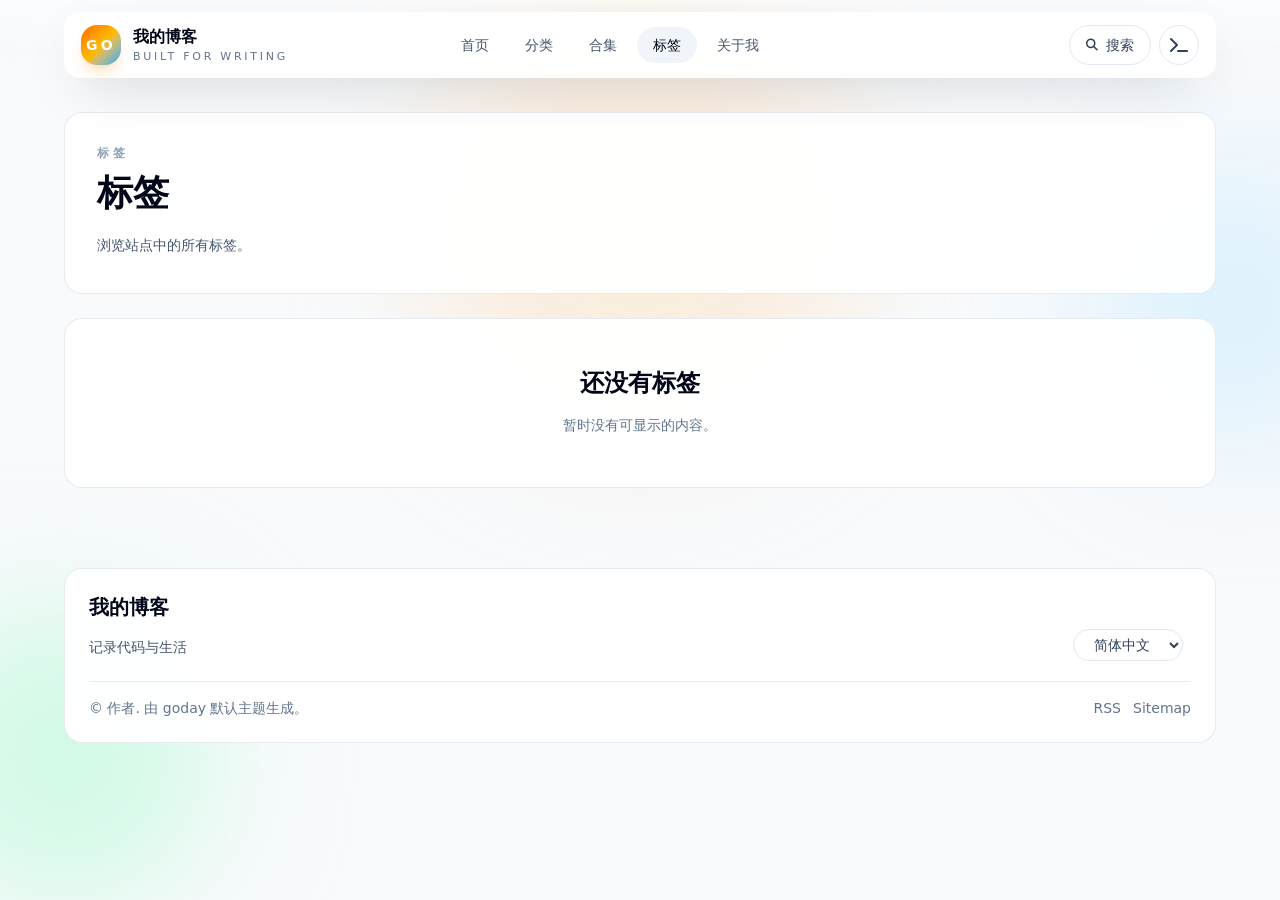
<file: tag/index.html>
<!doctype html>
<html lang="zh-CN">
<head>
  <meta charset="UTF-8">
  <meta name="viewport" content="width=device-width, initial-scale=1">
  <title>标签 - 我的博客</title>
<meta name="description" content="浏览站点中的所有标签。">
<meta name="theme-color" content="#fff7ed">
<meta property="og:title" content="标签 - 我的博客">
<meta property="og:description" content="浏览站点中的所有标签。">
<meta property="og:type" content="website">
<meta property="og:url" content="https:&#x2F;&#x2F;wenxb.github.io&#x2F;tag&#x2F;">
<meta name="twitter:card" content="summary_large_image">
<link rel="canonical" href="https:&#x2F;&#x2F;wenxb.github.io&#x2F;tag&#x2F;">

  <meta name="keywords" content="blog, tauri">


  <link rel="alternate" type="application/rss+xml" title="我的博客 RSS" href="/rss.xml">


  <link rel="stylesheet" href="https://cdn.bootcdn.net/ajax/libs/font-awesome/6.7.2/css/all.min.css">
  <link rel="stylesheet" href="/assets/css/main.css">
  
</head>
<body
  class="min-h-screen bg-slate-50 text-slate-900 antialiased dark:bg-stone-950 dark:text-zinc-100"
  data-default-language="zh-CN"
  data-color-mode="light"
  data-theme-name="Default Theme"
  data-theme-version="1.0.0"
  data-page-type="website"
>
  <div class="pointer-events-none fixed inset-0 -z-10 overflow-hidden">
    <div class="absolute left-1/2 top-0 h-[28rem] w-[28rem] -translate-x-1/2 rounded-full bg-orange-200/35 blur-3xl dark:bg-orange-500/12"></div>
    <div class="absolute right-[-6rem] top-40 h-72 w-72 rounded-full bg-sky-200/40 blur-3xl dark:bg-sky-500/10"></div>
    <div class="absolute bottom-0 left-[-5rem] h-72 w-72 rounded-full bg-emerald-100 blur-3xl dark:bg-emerald-500/10"></div>
  </div>
  <div class="pointer-events-none fixed inset-x-0 top-0 z-30 h-16 bg-white/45 [mask-image:linear-gradient(to_bottom,black,transparent)] backdrop-blur-xl dark:bg-stone-950/55"></div>

  <header class="fixed inset-x-0 top-0 z-40 px-5 pt-3 md:px-8">
  <div class="mx-auto max-w-6xl rounded-[1rem] border border-white/70 bg-white/95 px-4 py-2 shadow-[0_18px_56px_-24px_rgba(15,23,42,0.34)] backdrop-blur-md dark:border-zinc-700/80 dark:bg-zinc-900/92">
    <div class="flex items-center gap-3">
      <a class="flex min-w-0 items-center gap-3" href="/">
        <span class="inline-flex h-10 w-10 items-center justify-center rounded-2xl bg-gradient-to-br from-orange-500 via-amber-400 to-sky-500 text-sm font-bold uppercase tracking-[0.24em] text-white shadow-lg shadow-orange-400/20">Go</span>
        <span class="min-w-0">
          <span class="block truncate font-heading text-base font-semibold text-slate-950 dark:text-white">我的博客</span>
          <span class="block truncate text-[11px] uppercase tracking-[0.25em] text-slate-500 dark:text-slate-400">Built for writing</span>
        </span>
      </a>

      <nav class="mx-auto hidden items-center gap-1 rounded-full px-2 py-1.5 lg:flex">
        
          <a
            href="&#x2F;"
            
              data-i18n="nav.home"
            
            class="rounded-full px-4 py-2 text-sm font-medium transition text-slate-600 hover:bg-slate-100 hover:text-slate-950 dark:text-zinc-300 dark:hover:bg-zinc-800 dark:hover:text-white"
          >
            首页
          </a>
        
          <a
            href="&#x2F;category&#x2F;"
            
              data-i18n="nav.category"
            
            class="rounded-full px-4 py-2 text-sm font-medium transition text-slate-600 hover:bg-slate-100 hover:text-slate-950 dark:text-zinc-300 dark:hover:bg-zinc-800 dark:hover:text-white"
          >
            分类
          </a>
        
          <a
            href="&#x2F;collection&#x2F;"
            
              data-i18n="nav.collection"
            
            class="rounded-full px-4 py-2 text-sm font-medium transition text-slate-600 hover:bg-slate-100 hover:text-slate-950 dark:text-zinc-300 dark:hover:bg-zinc-800 dark:hover:text-white"
          >
            合集
          </a>
        
          <a
            href="&#x2F;tag&#x2F;"
            
              data-i18n="nav.tag"
            
            class="rounded-full px-4 py-2 text-sm font-medium transition bg-slate-100 text-slate-950 dark:bg-zinc-800 dark:text-white"
          >
            标签
          </a>
        
          <a
            href="&#x2F;about&#x2F;"
            
              data-i18n="nav.about"
            
            class="rounded-full px-4 py-2 text-sm font-medium transition text-slate-600 hover:bg-slate-100 hover:text-slate-950 dark:text-zinc-300 dark:hover:bg-zinc-800 dark:hover:text-white"
          >
            关于我
          </a>
        
      </nav>

      <div class="ml-auto flex items-center gap-2">
        <button
          type="button"
          class="theme-pill-button inline-flex h-10 cursor-pointer items-center gap-2 border border-slate-200 bg-white px-4 text-sm font-medium text-slate-700 transition hover:border-slate-300 hover:text-slate-950 dark:border-zinc-700 dark:bg-zinc-800 dark:text-zinc-100 dark:hover:bg-zinc-700 dark:hover:text-white"
          data-search-trigger
        >
          <i class="fa-solid fa-magnifying-glass text-xs"></i>
          <span data-i18n="search.open">搜索</span>
        </button>
        <button
          type="button"
          class="theme-pill-button inline-flex h-10 w-10 cursor-pointer items-center justify-center border border-slate-200 bg-white text-slate-700 transition hover:border-slate-300 hover:text-slate-950 dark:border-zinc-700 dark:bg-zinc-800 dark:text-zinc-100 dark:hover:bg-zinc-700 dark:hover:text-white"
          data-console-trigger
          title="打开控制台"
        >
          <i class="fa-solid fa-terminal"></i>
        </button>
        <button
          type="button"
          class="theme-pill-button inline-flex h-10 w-10 cursor-pointer items-center justify-center border border-slate-200 bg-white text-slate-700 transition hover:border-slate-300 hover:text-slate-950 dark:border-zinc-700 dark:bg-zinc-800 dark:text-zinc-100 dark:hover:bg-zinc-700 dark:hover:text-white lg:hidden"
          data-menu-trigger
          aria-expanded="false"
          aria-label="打开导航菜单"
        >
          <i class="fa-solid fa-bars"></i>
        </button>
      </div>
    </div>

    <nav class="mt-3 hidden flex-col gap-2 border-t border-slate-200 pt-3 dark:border-zinc-700 lg:hidden" data-mobile-nav>
      
        <a
          href="&#x2F;"
          
            data-i18n="nav.home"
          
          class="rounded-2xl px-4 py-3 text-sm font-medium transition bg-slate-100 text-slate-700 hover:bg-slate-200 dark:bg-zinc-800 dark:text-zinc-200 dark:hover:bg-zinc-700 dark:hover:text-white"
        >
          首页
        </a>
      
        <a
          href="&#x2F;category&#x2F;"
          
            data-i18n="nav.category"
          
          class="rounded-2xl px-4 py-3 text-sm font-medium transition bg-slate-100 text-slate-700 hover:bg-slate-200 dark:bg-zinc-800 dark:text-zinc-200 dark:hover:bg-zinc-700 dark:hover:text-white"
        >
          分类
        </a>
      
        <a
          href="&#x2F;collection&#x2F;"
          
            data-i18n="nav.collection"
          
          class="rounded-2xl px-4 py-3 text-sm font-medium transition bg-slate-100 text-slate-700 hover:bg-slate-200 dark:bg-zinc-800 dark:text-zinc-200 dark:hover:bg-zinc-700 dark:hover:text-white"
        >
          合集
        </a>
      
        <a
          href="&#x2F;tag&#x2F;"
          
            data-i18n="nav.tag"
          
          class="rounded-2xl px-4 py-3 text-sm font-medium transition bg-slate-950 text-white dark:bg-zinc-800"
        >
          标签
        </a>
      
        <a
          href="&#x2F;about&#x2F;"
          
            data-i18n="nav.about"
          
          class="rounded-2xl px-4 py-3 text-sm font-medium transition bg-slate-100 text-slate-700 hover:bg-slate-200 dark:bg-zinc-800 dark:text-zinc-200 dark:hover:bg-zinc-700 dark:hover:text-white"
        >
          关于我
        </a>
      
    </nav>
  </div>
</header>


  <main class="px-5 pb-20 pt-24 md:px-8 md:pt-28">
    <div class="mx-auto max-w-6xl">
      
  <section class="theme-card p-6 md:p-8">
    <p class="text-xs font-semibold uppercase tracking-[0.3em] text-slate-400" data-i18n="tag.index.kicker">Tags</p>
    <h1 class="mt-3 font-heading text-4xl font-semibold text-slate-950 dark:text-white" data-i18n="tag.index.title">标签</h1>
    <p class="mt-4 max-w-2xl text-sm leading-8 text-slate-600 dark:text-slate-300">浏览站点中的所有标签。</p>
  </section>

  
    <section class="theme-card mt-6 border-dashed px-6 py-12 text-center dark:border-slate-700">
      <h2 class="font-heading text-2xl font-semibold text-slate-950 dark:text-white" data-i18n="tag.index.emptyTitle">还没有标签</h2>
      <p class="mt-3 text-sm leading-7 text-slate-500 dark:text-slate-400" data-i18n="tag.index.emptyBody">暂时没有可显示的内容。</p>
    </section>
  

    </div>
  </main>

  <footer class="px-5 pb-8 md:px-8">
  <div class="theme-card mx-auto max-w-6xl p-5 md:p-6">
    <div class="flex flex-col gap-5 md:flex-row md:items-end md:justify-between">
      <div class="space-y-3">
        <h2 class="font-heading text-xl font-semibold text-slate-950 dark:text-white">我的博客</h2>
        <p class="max-w-xl text-sm leading-7 text-slate-600 dark:text-slate-300">记录代码与生活</p>
      </div>

      <div class="flex items-center justify-end pr-1 md:pr-2">
        <select
          class="theme-pill-button border border-slate-200 bg-white px-4 py-1.5 text-sm text-slate-700 outline-none transition hover:border-slate-300 dark:border-zinc-700 dark:bg-zinc-800 dark:text-zinc-100"
          data-language-switcher
        >
          <option value="zh-CN">简体中文</option>
          <option value="en-US">English</option>
        </select>
      </div>
    </div>

    <div class="mt-5 flex flex-col gap-3 border-t border-slate-200/80 pt-4 text-sm text-slate-500 dark:border-zinc-800 dark:text-zinc-400 md:flex-row md:items-center md:justify-between">
      <p>
        © 作者.
        <span data-i18n="footer.copy">由 goday 默认主题生成。</span>
      </p>
      <div class="flex flex-wrap items-center gap-3 md:justify-end">
        <a class="transition hover:text-slate-950 dark:hover:text-white" href="/rss.xml" data-i18n="footer.rss">RSS</a>
        <a class="transition hover:text-slate-950 dark:hover:text-white" href="/sitemap.xml" data-i18n="footer.sitemap">Sitemap</a>
      </div>
    </div>
  </div>
</footer>


  <div
    class="theme-modal fixed inset-0 z-50 hidden items-start justify-center bg-slate-950/18 p-4"
    data-search-modal
    data-open="false"
    aria-hidden="true"
  >
    <div class="theme-modal-panel theme-search-panel mt-8 w-full max-w-3xl border p-4 md:mt-12 md:p-6">
      <div class="mb-4 flex items-center justify-between gap-4">
        <div>
          <h2 class="font-heading text-2xl font-semibold text-slate-950 dark:text-white" data-i18n="search.title">搜索</h2>
        </div>
        <button
          type="button"
          class="theme-pill-button inline-flex h-10 w-10 cursor-pointer items-center justify-center border border-slate-200 bg-white text-slate-700 transition hover:bg-slate-100 dark:border-zinc-700 dark:bg-zinc-800 dark:text-zinc-100 dark:hover:bg-zinc-700 dark:hover:text-white"
          data-search-close
          aria-label="关闭搜索"
        >
          <i class="fa-solid fa-xmark"></i>
        </button>
      </div>
      <div data-search-host></div>
      <p class="mt-4 hidden rounded-xl border border-slate-200/90 bg-slate-100/95 px-4 py-3 text-sm text-slate-600 dark:border-zinc-700 dark:bg-zinc-800 dark:text-zinc-200" data-search-status></p>
    </div>
  </div>

  <div
    class="theme-modal fixed inset-0 z-50 hidden items-center justify-center bg-slate-950/18 p-4 text-slate-100"
    data-console-modal
    data-open="false"
    aria-hidden="true"
  >
    <div class="theme-modal-panel goday-console w-full max-w-2xl border border-orange-200/65 bg-orange-50/96 p-5 text-slate-900 dark:border-orange-500/20 dark:bg-stone-900/94 dark:text-slate-100 md:p-6 theme-card">
      <div class="flex items-start justify-between gap-4">
        <div>
          <p class="text-sm font-medium uppercase tracking-[0.3em] text-orange-300" data-i18n="console.kicker">Console</p>
          <h2 class="mt-2 font-heading text-3xl font-semibold text-slate-950 dark:text-white" data-i18n="console.title">控制台</h2>
        </div>
        <button
          type="button"
          class="theme-pill-button inline-flex h-11 w-11 cursor-pointer items-center justify-center border border-orange-200 bg-white/80 text-slate-700 transition hover:border-orange-300 hover:text-slate-950 dark:border-zinc-700 dark:bg-zinc-800 dark:text-zinc-100 dark:hover:bg-zinc-700 dark:hover:text-white"
          data-console-close
          aria-label="关闭控制台"
        >
          <i class="fa-solid fa-xmark"></i>
        </button>
      </div>

      <div class="mt-6">
        <section class="theme-card-muted p-5 dark:border-orange-500/20 dark:bg-stone-950/70">
          <p class="text-xs font-semibold uppercase tracking-[0.3em] text-slate-400" data-i18n="console.runtime">Runtime</p>
          <div class="mt-5 grid gap-3 text-sm text-slate-600 dark:text-slate-300">
            <div class="flex items-center justify-between gap-3">
              <span data-i18n="console.site">站点</span>
              <span class="text-right text-slate-950 dark:text-white">我的博客</span>
            </div>
            <div class="flex items-center justify-between gap-3">
              <span data-i18n="console.route">路径</span>
              <span class="text-right text-slate-950 dark:text-white" data-console-value="route">https:&#x2F;&#x2F;wenxb.github.io&#x2F;tag&#x2F;</span>
            </div>
            <div class="flex items-center justify-between gap-3">
              <span data-i18n="console.theme">主题</span>
              <span class="text-right text-slate-950 dark:text-white" data-console-value="theme">Default Theme 1.0.0</span>
            </div>
            <div class="flex items-center justify-between gap-3">
              <span data-i18n="console.pageType">页面类型</span>
              <span class="text-right text-slate-950 dark:text-white" data-console-value="pageType">website</span>
            </div>
            <div class="flex items-center justify-between gap-3">
              <span data-i18n="console.language">界面语言</span>
              <span class="text-right text-slate-950 dark:text-white" data-console-value="language" data-console-language>zh-CN</span>
            </div>
            <div class="flex items-center justify-between gap-3">
              <span data-i18n="console.mode">外观模式</span>
              <span class="text-right text-slate-950 dark:text-white" data-console-value="mode" data-console-theme-mode>auto</span>
            </div>
            <div class="flex items-center justify-between gap-3">
              <span data-i18n="console.headings">标题数</span>
              <span class="text-right text-slate-950 dark:text-white" data-console-value="headings">0</span>
            </div>
          </div>
          <div class="mt-5 flex justify-end">
            <button
              type="button"
              class="theme-pill-button inline-flex h-10 cursor-pointer items-center gap-2 border border-orange-200 bg-white px-4 text-sm font-medium text-slate-700 transition hover:border-orange-300 hover:text-slate-950 dark:border-zinc-700 dark:bg-zinc-800 dark:text-zinc-100 dark:hover:bg-zinc-700 dark:hover:text-white"
              data-theme-toggle
            >
              <i class="fa-solid fa-moon"></i>
              <span data-i18n="console.toggleTheme">切换外观</span>
            </button>
          </div>
        </section>
      </div>
    </div>
  </div>

  <script type="module" src="/assets/js/main.js"></script>
  
</body>
</html>
</file>
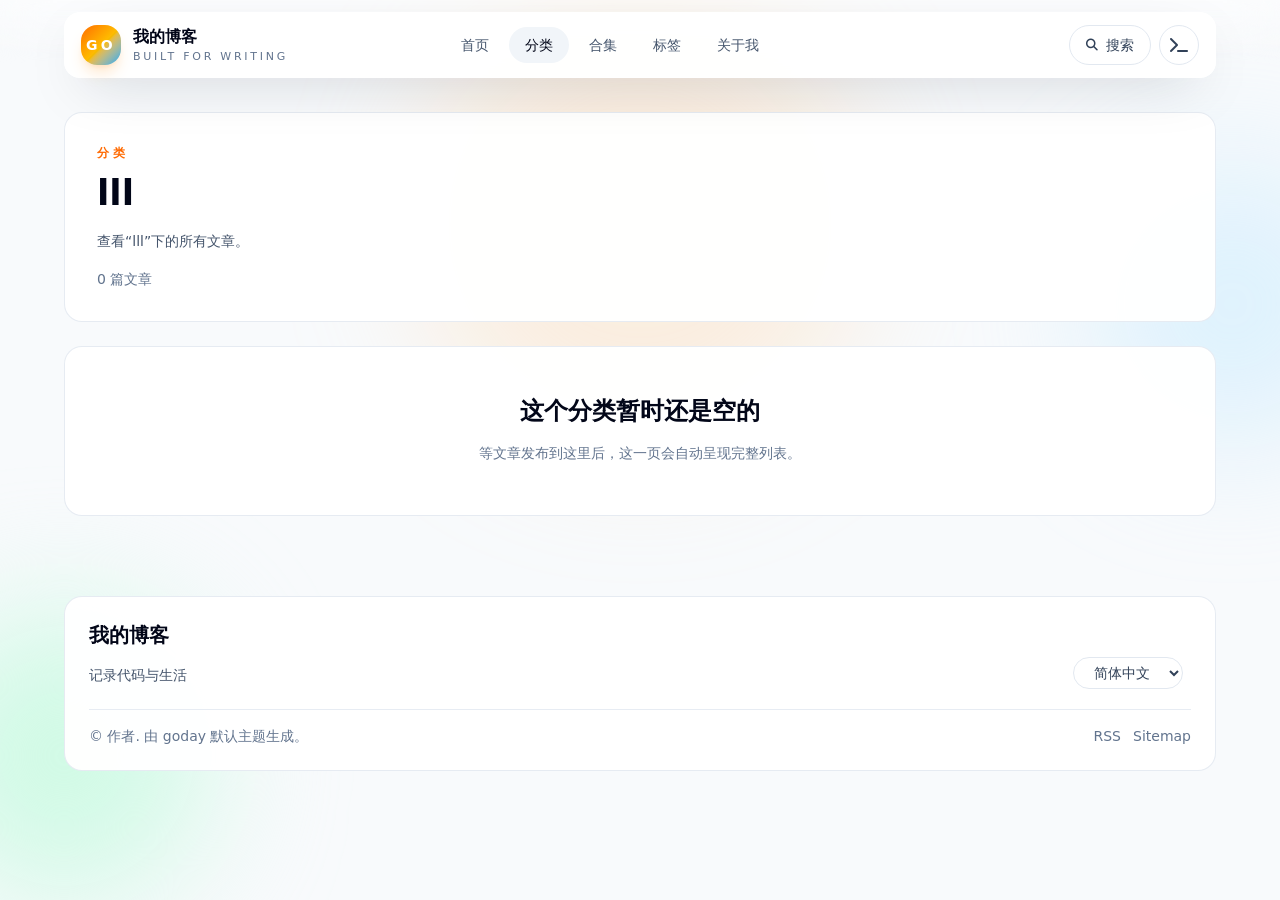
<file: category/lll/index.html>
<!doctype html>
<html lang="zh-CN">
<head>
  <meta charset="UTF-8">
  <meta name="viewport" content="width=device-width, initial-scale=1">
  <title>lll - 分类 - 我的博客</title>
<meta name="description" content="查看“lll”下的所有文章。">
<meta name="theme-color" content="#fff7ed">
<meta property="og:title" content="lll - 分类 - 我的博客">
<meta property="og:description" content="查看“lll”下的所有文章。">
<meta property="og:type" content="website">
<meta property="og:url" content="https:&#x2F;&#x2F;wenxb.github.io&#x2F;category&#x2F;lll&#x2F;">
<meta name="twitter:card" content="summary_large_image">
<link rel="canonical" href="https:&#x2F;&#x2F;wenxb.github.io&#x2F;category&#x2F;lll&#x2F;">

  <meta name="keywords" content="blog, tauri">


  <link rel="alternate" type="application/rss+xml" title="我的博客 RSS" href="/rss.xml">


  <link rel="stylesheet" href="https://cdn.bootcdn.net/ajax/libs/font-awesome/6.7.2/css/all.min.css">
  <link rel="stylesheet" href="/assets/css/main.css">
  
</head>
<body
  class="min-h-screen bg-slate-50 text-slate-900 antialiased dark:bg-stone-950 dark:text-zinc-100"
  data-default-language="zh-CN"
  data-color-mode="light"
  data-theme-name="Default Theme"
  data-theme-version="1.0.0"
  data-page-type="website"
>
  <div class="pointer-events-none fixed inset-0 -z-10 overflow-hidden">
    <div class="absolute left-1/2 top-0 h-[28rem] w-[28rem] -translate-x-1/2 rounded-full bg-orange-200/35 blur-3xl dark:bg-orange-500/12"></div>
    <div class="absolute right-[-6rem] top-40 h-72 w-72 rounded-full bg-sky-200/40 blur-3xl dark:bg-sky-500/10"></div>
    <div class="absolute bottom-0 left-[-5rem] h-72 w-72 rounded-full bg-emerald-100 blur-3xl dark:bg-emerald-500/10"></div>
  </div>
  <div class="pointer-events-none fixed inset-x-0 top-0 z-30 h-16 bg-white/45 [mask-image:linear-gradient(to_bottom,black,transparent)] backdrop-blur-xl dark:bg-stone-950/55"></div>

  <header class="fixed inset-x-0 top-0 z-40 px-5 pt-3 md:px-8">
  <div class="mx-auto max-w-6xl rounded-[1rem] border border-white/70 bg-white/95 px-4 py-2 shadow-[0_18px_56px_-24px_rgba(15,23,42,0.34)] backdrop-blur-md dark:border-zinc-700/80 dark:bg-zinc-900/92">
    <div class="flex items-center gap-3">
      <a class="flex min-w-0 items-center gap-3" href="/">
        <span class="inline-flex h-10 w-10 items-center justify-center rounded-2xl bg-gradient-to-br from-orange-500 via-amber-400 to-sky-500 text-sm font-bold uppercase tracking-[0.24em] text-white shadow-lg shadow-orange-400/20">Go</span>
        <span class="min-w-0">
          <span class="block truncate font-heading text-base font-semibold text-slate-950 dark:text-white">我的博客</span>
          <span class="block truncate text-[11px] uppercase tracking-[0.25em] text-slate-500 dark:text-slate-400">Built for writing</span>
        </span>
      </a>

      <nav class="mx-auto hidden items-center gap-1 rounded-full px-2 py-1.5 lg:flex">
        
          <a
            href="&#x2F;"
            
              data-i18n="nav.home"
            
            class="rounded-full px-4 py-2 text-sm font-medium transition text-slate-600 hover:bg-slate-100 hover:text-slate-950 dark:text-zinc-300 dark:hover:bg-zinc-800 dark:hover:text-white"
          >
            首页
          </a>
        
          <a
            href="&#x2F;category&#x2F;"
            
              data-i18n="nav.category"
            
            class="rounded-full px-4 py-2 text-sm font-medium transition bg-slate-100 text-slate-950 dark:bg-zinc-800 dark:text-white"
          >
            分类
          </a>
        
          <a
            href="&#x2F;collection&#x2F;"
            
              data-i18n="nav.collection"
            
            class="rounded-full px-4 py-2 text-sm font-medium transition text-slate-600 hover:bg-slate-100 hover:text-slate-950 dark:text-zinc-300 dark:hover:bg-zinc-800 dark:hover:text-white"
          >
            合集
          </a>
        
          <a
            href="&#x2F;tag&#x2F;"
            
              data-i18n="nav.tag"
            
            class="rounded-full px-4 py-2 text-sm font-medium transition text-slate-600 hover:bg-slate-100 hover:text-slate-950 dark:text-zinc-300 dark:hover:bg-zinc-800 dark:hover:text-white"
          >
            标签
          </a>
        
          <a
            href="&#x2F;about&#x2F;"
            
              data-i18n="nav.about"
            
            class="rounded-full px-4 py-2 text-sm font-medium transition text-slate-600 hover:bg-slate-100 hover:text-slate-950 dark:text-zinc-300 dark:hover:bg-zinc-800 dark:hover:text-white"
          >
            关于我
          </a>
        
      </nav>

      <div class="ml-auto flex items-center gap-2">
        <button
          type="button"
          class="theme-pill-button inline-flex h-10 cursor-pointer items-center gap-2 border border-slate-200 bg-white px-4 text-sm font-medium text-slate-700 transition hover:border-slate-300 hover:text-slate-950 dark:border-zinc-700 dark:bg-zinc-800 dark:text-zinc-100 dark:hover:bg-zinc-700 dark:hover:text-white"
          data-search-trigger
        >
          <i class="fa-solid fa-magnifying-glass text-xs"></i>
          <span data-i18n="search.open">搜索</span>
        </button>
        <button
          type="button"
          class="theme-pill-button inline-flex h-10 w-10 cursor-pointer items-center justify-center border border-slate-200 bg-white text-slate-700 transition hover:border-slate-300 hover:text-slate-950 dark:border-zinc-700 dark:bg-zinc-800 dark:text-zinc-100 dark:hover:bg-zinc-700 dark:hover:text-white"
          data-console-trigger
          title="打开控制台"
        >
          <i class="fa-solid fa-terminal"></i>
        </button>
        <button
          type="button"
          class="theme-pill-button inline-flex h-10 w-10 cursor-pointer items-center justify-center border border-slate-200 bg-white text-slate-700 transition hover:border-slate-300 hover:text-slate-950 dark:border-zinc-700 dark:bg-zinc-800 dark:text-zinc-100 dark:hover:bg-zinc-700 dark:hover:text-white lg:hidden"
          data-menu-trigger
          aria-expanded="false"
          aria-label="打开导航菜单"
        >
          <i class="fa-solid fa-bars"></i>
        </button>
      </div>
    </div>

    <nav class="mt-3 hidden flex-col gap-2 border-t border-slate-200 pt-3 dark:border-zinc-700 lg:hidden" data-mobile-nav>
      
        <a
          href="&#x2F;"
          
            data-i18n="nav.home"
          
          class="rounded-2xl px-4 py-3 text-sm font-medium transition bg-slate-100 text-slate-700 hover:bg-slate-200 dark:bg-zinc-800 dark:text-zinc-200 dark:hover:bg-zinc-700 dark:hover:text-white"
        >
          首页
        </a>
      
        <a
          href="&#x2F;category&#x2F;"
          
            data-i18n="nav.category"
          
          class="rounded-2xl px-4 py-3 text-sm font-medium transition bg-slate-950 text-white dark:bg-zinc-800"
        >
          分类
        </a>
      
        <a
          href="&#x2F;collection&#x2F;"
          
            data-i18n="nav.collection"
          
          class="rounded-2xl px-4 py-3 text-sm font-medium transition bg-slate-100 text-slate-700 hover:bg-slate-200 dark:bg-zinc-800 dark:text-zinc-200 dark:hover:bg-zinc-700 dark:hover:text-white"
        >
          合集
        </a>
      
        <a
          href="&#x2F;tag&#x2F;"
          
            data-i18n="nav.tag"
          
          class="rounded-2xl px-4 py-3 text-sm font-medium transition bg-slate-100 text-slate-700 hover:bg-slate-200 dark:bg-zinc-800 dark:text-zinc-200 dark:hover:bg-zinc-700 dark:hover:text-white"
        >
          标签
        </a>
      
        <a
          href="&#x2F;about&#x2F;"
          
            data-i18n="nav.about"
          
          class="rounded-2xl px-4 py-3 text-sm font-medium transition bg-slate-100 text-slate-700 hover:bg-slate-200 dark:bg-zinc-800 dark:text-zinc-200 dark:hover:bg-zinc-700 dark:hover:text-white"
        >
          关于我
        </a>
      
    </nav>
  </div>
</header>


  <main class="px-5 pb-20 pt-24 md:px-8 md:pt-28">
    <div class="mx-auto max-w-6xl">
      
  <section class="theme-card p-6 md:p-8">
    <p class="text-xs font-semibold uppercase tracking-[0.3em] text-orange-500" data-i18n="category.detail.kicker">Category</p>
    <h1 class="mt-3 font-heading text-4xl font-semibold text-slate-950 dark:text-white">lll</h1>
    <p class="mt-3 max-w-2xl text-sm leading-8 text-slate-600 dark:text-slate-300">查看“lll”下的所有文章。</p>
    <p class="mt-3 text-sm text-slate-500 dark:text-slate-400">0 <span data-i18n="common.articleCountSuffix">篇文章</span></p>
  </section>

  
    <section class="theme-card mt-6 border-dashed px-6 py-12 text-center dark:border-zinc-700">
      <h2 class="font-heading text-2xl font-semibold text-slate-950 dark:text-white" data-i18n="category.detail.emptyTitle">这个分类暂时还是空的</h2>
      <p class="mt-3 text-sm leading-7 text-slate-500 dark:text-slate-400" data-i18n="category.detail.emptyBody">等文章发布到这里后，这一页会自动呈现完整列表。</p>
    </section>
  

    </div>
  </main>

  <footer class="px-5 pb-8 md:px-8">
  <div class="theme-card mx-auto max-w-6xl p-5 md:p-6">
    <div class="flex flex-col gap-5 md:flex-row md:items-end md:justify-between">
      <div class="space-y-3">
        <h2 class="font-heading text-xl font-semibold text-slate-950 dark:text-white">我的博客</h2>
        <p class="max-w-xl text-sm leading-7 text-slate-600 dark:text-slate-300">记录代码与生活</p>
      </div>

      <div class="flex items-center justify-end pr-1 md:pr-2">
        <select
          class="theme-pill-button border border-slate-200 bg-white px-4 py-1.5 text-sm text-slate-700 outline-none transition hover:border-slate-300 dark:border-zinc-700 dark:bg-zinc-800 dark:text-zinc-100"
          data-language-switcher
        >
          <option value="zh-CN">简体中文</option>
          <option value="en-US">English</option>
        </select>
      </div>
    </div>

    <div class="mt-5 flex flex-col gap-3 border-t border-slate-200/80 pt-4 text-sm text-slate-500 dark:border-zinc-800 dark:text-zinc-400 md:flex-row md:items-center md:justify-between">
      <p>
        © 作者.
        <span data-i18n="footer.copy">由 goday 默认主题生成。</span>
      </p>
      <div class="flex flex-wrap items-center gap-3 md:justify-end">
        <a class="transition hover:text-slate-950 dark:hover:text-white" href="/rss.xml" data-i18n="footer.rss">RSS</a>
        <a class="transition hover:text-slate-950 dark:hover:text-white" href="/sitemap.xml" data-i18n="footer.sitemap">Sitemap</a>
      </div>
    </div>
  </div>
</footer>


  <div
    class="theme-modal fixed inset-0 z-50 hidden items-start justify-center bg-slate-950/18 p-4"
    data-search-modal
    data-open="false"
    aria-hidden="true"
  >
    <div class="theme-modal-panel theme-search-panel mt-8 w-full max-w-3xl border p-4 md:mt-12 md:p-6">
      <div class="mb-4 flex items-center justify-between gap-4">
        <div>
          <h2 class="font-heading text-2xl font-semibold text-slate-950 dark:text-white" data-i18n="search.title">搜索</h2>
        </div>
        <button
          type="button"
          class="theme-pill-button inline-flex h-10 w-10 cursor-pointer items-center justify-center border border-slate-200 bg-white text-slate-700 transition hover:bg-slate-100 dark:border-zinc-700 dark:bg-zinc-800 dark:text-zinc-100 dark:hover:bg-zinc-700 dark:hover:text-white"
          data-search-close
          aria-label="关闭搜索"
        >
          <i class="fa-solid fa-xmark"></i>
        </button>
      </div>
      <div data-search-host></div>
      <p class="mt-4 hidden rounded-xl border border-slate-200/90 bg-slate-100/95 px-4 py-3 text-sm text-slate-600 dark:border-zinc-700 dark:bg-zinc-800 dark:text-zinc-200" data-search-status></p>
    </div>
  </div>

  <div
    class="theme-modal fixed inset-0 z-50 hidden items-center justify-center bg-slate-950/18 p-4 text-slate-100"
    data-console-modal
    data-open="false"
    aria-hidden="true"
  >
    <div class="theme-modal-panel goday-console w-full max-w-2xl border border-orange-200/65 bg-orange-50/96 p-5 text-slate-900 dark:border-orange-500/20 dark:bg-stone-900/94 dark:text-slate-100 md:p-6 theme-card">
      <div class="flex items-start justify-between gap-4">
        <div>
          <p class="text-sm font-medium uppercase tracking-[0.3em] text-orange-300" data-i18n="console.kicker">Console</p>
          <h2 class="mt-2 font-heading text-3xl font-semibold text-slate-950 dark:text-white" data-i18n="console.title">控制台</h2>
        </div>
        <button
          type="button"
          class="theme-pill-button inline-flex h-11 w-11 cursor-pointer items-center justify-center border border-orange-200 bg-white/80 text-slate-700 transition hover:border-orange-300 hover:text-slate-950 dark:border-zinc-700 dark:bg-zinc-800 dark:text-zinc-100 dark:hover:bg-zinc-700 dark:hover:text-white"
          data-console-close
          aria-label="关闭控制台"
        >
          <i class="fa-solid fa-xmark"></i>
        </button>
      </div>

      <div class="mt-6">
        <section class="theme-card-muted p-5 dark:border-orange-500/20 dark:bg-stone-950/70">
          <p class="text-xs font-semibold uppercase tracking-[0.3em] text-slate-400" data-i18n="console.runtime">Runtime</p>
          <div class="mt-5 grid gap-3 text-sm text-slate-600 dark:text-slate-300">
            <div class="flex items-center justify-between gap-3">
              <span data-i18n="console.site">站点</span>
              <span class="text-right text-slate-950 dark:text-white">我的博客</span>
            </div>
            <div class="flex items-center justify-between gap-3">
              <span data-i18n="console.route">路径</span>
              <span class="text-right text-slate-950 dark:text-white" data-console-value="route">https:&#x2F;&#x2F;wenxb.github.io&#x2F;category&#x2F;lll&#x2F;</span>
            </div>
            <div class="flex items-center justify-between gap-3">
              <span data-i18n="console.theme">主题</span>
              <span class="text-right text-slate-950 dark:text-white" data-console-value="theme">Default Theme 1.0.0</span>
            </div>
            <div class="flex items-center justify-between gap-3">
              <span data-i18n="console.pageType">页面类型</span>
              <span class="text-right text-slate-950 dark:text-white" data-console-value="pageType">website</span>
            </div>
            <div class="flex items-center justify-between gap-3">
              <span data-i18n="console.language">界面语言</span>
              <span class="text-right text-slate-950 dark:text-white" data-console-value="language" data-console-language>zh-CN</span>
            </div>
            <div class="flex items-center justify-between gap-3">
              <span data-i18n="console.mode">外观模式</span>
              <span class="text-right text-slate-950 dark:text-white" data-console-value="mode" data-console-theme-mode>auto</span>
            </div>
            <div class="flex items-center justify-between gap-3">
              <span data-i18n="console.headings">标题数</span>
              <span class="text-right text-slate-950 dark:text-white" data-console-value="headings">0</span>
            </div>
          </div>
          <div class="mt-5 flex justify-end">
            <button
              type="button"
              class="theme-pill-button inline-flex h-10 cursor-pointer items-center gap-2 border border-orange-200 bg-white px-4 text-sm font-medium text-slate-700 transition hover:border-orange-300 hover:text-slate-950 dark:border-zinc-700 dark:bg-zinc-800 dark:text-zinc-100 dark:hover:bg-zinc-700 dark:hover:text-white"
              data-theme-toggle
            >
              <i class="fa-solid fa-moon"></i>
              <span data-i18n="console.toggleTheme">切换外观</span>
            </button>
          </div>
        </section>
      </div>
    </div>
  </div>

  <script type="module" src="/assets/js/main.js"></script>
  
</body>
</html>
</file>
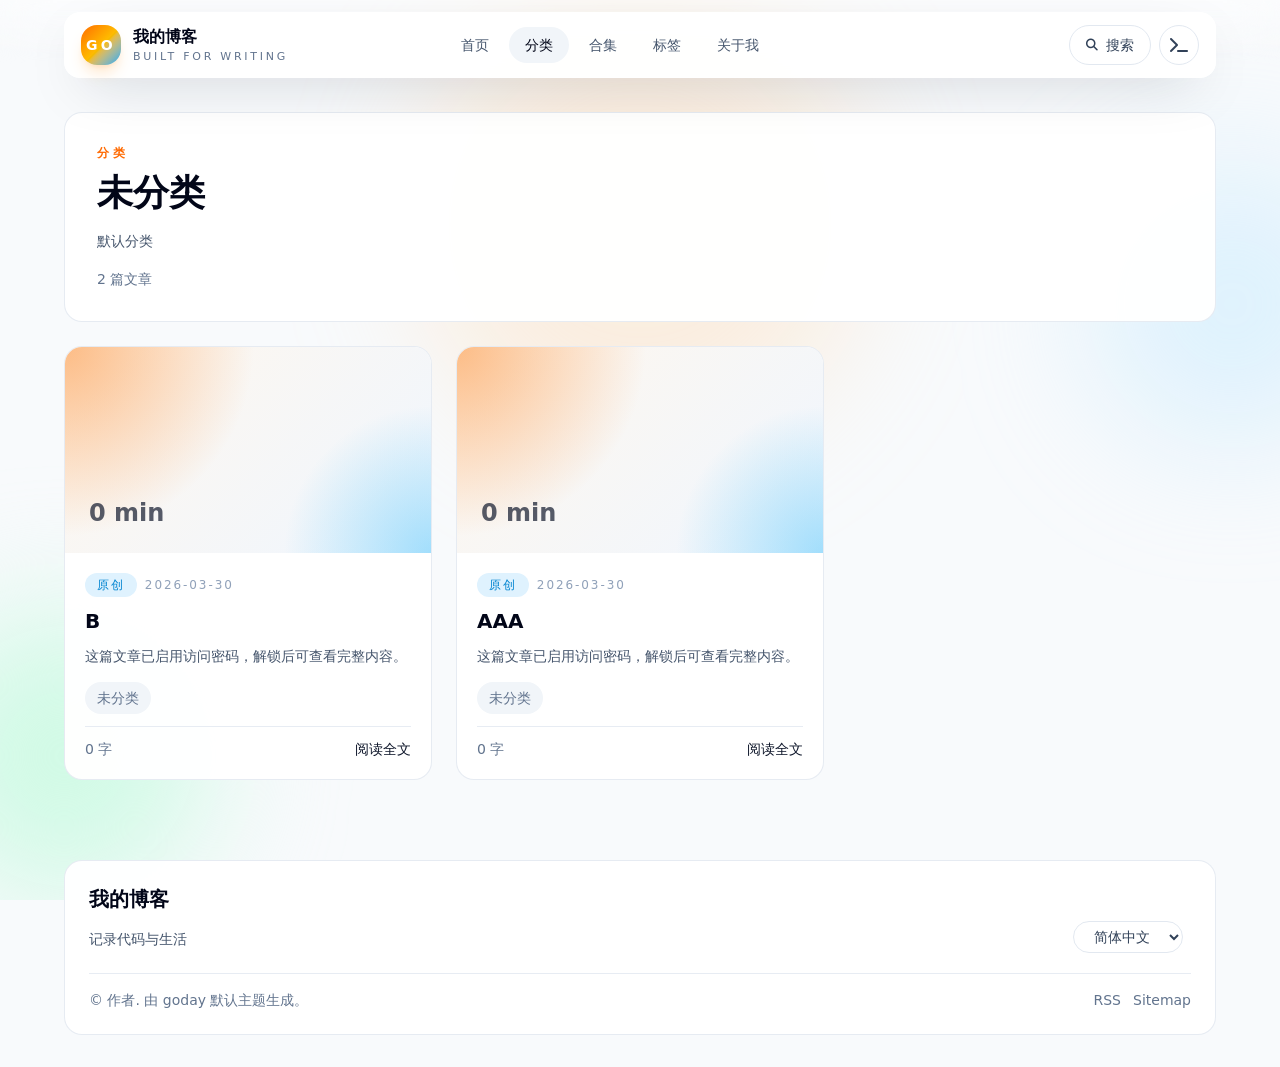
<file: category/uncategorized/index.html>
<!doctype html>
<html lang="zh-CN">
<head>
  <meta charset="UTF-8">
  <meta name="viewport" content="width=device-width, initial-scale=1">
  <title>未分类 - 分类 - 我的博客</title>
<meta name="description" content="默认分类">
<meta name="theme-color" content="#fff7ed">
<meta property="og:title" content="未分类 - 分类 - 我的博客">
<meta property="og:description" content="默认分类">
<meta property="og:type" content="website">
<meta property="og:url" content="https:&#x2F;&#x2F;wenxb.github.io&#x2F;category&#x2F;uncategorized&#x2F;">
<meta name="twitter:card" content="summary_large_image">
<link rel="canonical" href="https:&#x2F;&#x2F;wenxb.github.io&#x2F;category&#x2F;uncategorized&#x2F;">

  <meta name="keywords" content="blog, tauri">


  <link rel="alternate" type="application/rss+xml" title="我的博客 RSS" href="/rss.xml">


  <link rel="stylesheet" href="https://cdn.bootcdn.net/ajax/libs/font-awesome/6.7.2/css/all.min.css">
  <link rel="stylesheet" href="/assets/css/main.css">
  
</head>
<body
  class="min-h-screen bg-slate-50 text-slate-900 antialiased dark:bg-stone-950 dark:text-zinc-100"
  data-default-language="zh-CN"
  data-color-mode="light"
  data-theme-name="Default Theme"
  data-theme-version="1.0.0"
  data-page-type="website"
>
  <div class="pointer-events-none fixed inset-0 -z-10 overflow-hidden">
    <div class="absolute left-1/2 top-0 h-[28rem] w-[28rem] -translate-x-1/2 rounded-full bg-orange-200/35 blur-3xl dark:bg-orange-500/12"></div>
    <div class="absolute right-[-6rem] top-40 h-72 w-72 rounded-full bg-sky-200/40 blur-3xl dark:bg-sky-500/10"></div>
    <div class="absolute bottom-0 left-[-5rem] h-72 w-72 rounded-full bg-emerald-100 blur-3xl dark:bg-emerald-500/10"></div>
  </div>
  <div class="pointer-events-none fixed inset-x-0 top-0 z-30 h-16 bg-white/45 [mask-image:linear-gradient(to_bottom,black,transparent)] backdrop-blur-xl dark:bg-stone-950/55"></div>

  <header class="fixed inset-x-0 top-0 z-40 px-5 pt-3 md:px-8">
  <div class="mx-auto max-w-6xl rounded-[1rem] border border-white/70 bg-white/95 px-4 py-2 shadow-[0_18px_56px_-24px_rgba(15,23,42,0.34)] backdrop-blur-md dark:border-zinc-700/80 dark:bg-zinc-900/92">
    <div class="flex items-center gap-3">
      <a class="flex min-w-0 items-center gap-3" href="/">
        <span class="inline-flex h-10 w-10 items-center justify-center rounded-2xl bg-gradient-to-br from-orange-500 via-amber-400 to-sky-500 text-sm font-bold uppercase tracking-[0.24em] text-white shadow-lg shadow-orange-400/20">Go</span>
        <span class="min-w-0">
          <span class="block truncate font-heading text-base font-semibold text-slate-950 dark:text-white">我的博客</span>
          <span class="block truncate text-[11px] uppercase tracking-[0.25em] text-slate-500 dark:text-slate-400">Built for writing</span>
        </span>
      </a>

      <nav class="mx-auto hidden items-center gap-1 rounded-full px-2 py-1.5 lg:flex">
        
          <a
            href="&#x2F;"
            
              data-i18n="nav.home"
            
            class="rounded-full px-4 py-2 text-sm font-medium transition text-slate-600 hover:bg-slate-100 hover:text-slate-950 dark:text-zinc-300 dark:hover:bg-zinc-800 dark:hover:text-white"
          >
            首页
          </a>
        
          <a
            href="&#x2F;category&#x2F;"
            
              data-i18n="nav.category"
            
            class="rounded-full px-4 py-2 text-sm font-medium transition bg-slate-100 text-slate-950 dark:bg-zinc-800 dark:text-white"
          >
            分类
          </a>
        
          <a
            href="&#x2F;collection&#x2F;"
            
              data-i18n="nav.collection"
            
            class="rounded-full px-4 py-2 text-sm font-medium transition text-slate-600 hover:bg-slate-100 hover:text-slate-950 dark:text-zinc-300 dark:hover:bg-zinc-800 dark:hover:text-white"
          >
            合集
          </a>
        
          <a
            href="&#x2F;tag&#x2F;"
            
              data-i18n="nav.tag"
            
            class="rounded-full px-4 py-2 text-sm font-medium transition text-slate-600 hover:bg-slate-100 hover:text-slate-950 dark:text-zinc-300 dark:hover:bg-zinc-800 dark:hover:text-white"
          >
            标签
          </a>
        
          <a
            href="&#x2F;about&#x2F;"
            
              data-i18n="nav.about"
            
            class="rounded-full px-4 py-2 text-sm font-medium transition text-slate-600 hover:bg-slate-100 hover:text-slate-950 dark:text-zinc-300 dark:hover:bg-zinc-800 dark:hover:text-white"
          >
            关于我
          </a>
        
      </nav>

      <div class="ml-auto flex items-center gap-2">
        <button
          type="button"
          class="theme-pill-button inline-flex h-10 cursor-pointer items-center gap-2 border border-slate-200 bg-white px-4 text-sm font-medium text-slate-700 transition hover:border-slate-300 hover:text-slate-950 dark:border-zinc-700 dark:bg-zinc-800 dark:text-zinc-100 dark:hover:bg-zinc-700 dark:hover:text-white"
          data-search-trigger
        >
          <i class="fa-solid fa-magnifying-glass text-xs"></i>
          <span data-i18n="search.open">搜索</span>
        </button>
        <button
          type="button"
          class="theme-pill-button inline-flex h-10 w-10 cursor-pointer items-center justify-center border border-slate-200 bg-white text-slate-700 transition hover:border-slate-300 hover:text-slate-950 dark:border-zinc-700 dark:bg-zinc-800 dark:text-zinc-100 dark:hover:bg-zinc-700 dark:hover:text-white"
          data-console-trigger
          title="打开控制台"
        >
          <i class="fa-solid fa-terminal"></i>
        </button>
        <button
          type="button"
          class="theme-pill-button inline-flex h-10 w-10 cursor-pointer items-center justify-center border border-slate-200 bg-white text-slate-700 transition hover:border-slate-300 hover:text-slate-950 dark:border-zinc-700 dark:bg-zinc-800 dark:text-zinc-100 dark:hover:bg-zinc-700 dark:hover:text-white lg:hidden"
          data-menu-trigger
          aria-expanded="false"
          aria-label="打开导航菜单"
        >
          <i class="fa-solid fa-bars"></i>
        </button>
      </div>
    </div>

    <nav class="mt-3 hidden flex-col gap-2 border-t border-slate-200 pt-3 dark:border-zinc-700 lg:hidden" data-mobile-nav>
      
        <a
          href="&#x2F;"
          
            data-i18n="nav.home"
          
          class="rounded-2xl px-4 py-3 text-sm font-medium transition bg-slate-100 text-slate-700 hover:bg-slate-200 dark:bg-zinc-800 dark:text-zinc-200 dark:hover:bg-zinc-700 dark:hover:text-white"
        >
          首页
        </a>
      
        <a
          href="&#x2F;category&#x2F;"
          
            data-i18n="nav.category"
          
          class="rounded-2xl px-4 py-3 text-sm font-medium transition bg-slate-950 text-white dark:bg-zinc-800"
        >
          分类
        </a>
      
        <a
          href="&#x2F;collection&#x2F;"
          
            data-i18n="nav.collection"
          
          class="rounded-2xl px-4 py-3 text-sm font-medium transition bg-slate-100 text-slate-700 hover:bg-slate-200 dark:bg-zinc-800 dark:text-zinc-200 dark:hover:bg-zinc-700 dark:hover:text-white"
        >
          合集
        </a>
      
        <a
          href="&#x2F;tag&#x2F;"
          
            data-i18n="nav.tag"
          
          class="rounded-2xl px-4 py-3 text-sm font-medium transition bg-slate-100 text-slate-700 hover:bg-slate-200 dark:bg-zinc-800 dark:text-zinc-200 dark:hover:bg-zinc-700 dark:hover:text-white"
        >
          标签
        </a>
      
        <a
          href="&#x2F;about&#x2F;"
          
            data-i18n="nav.about"
          
          class="rounded-2xl px-4 py-3 text-sm font-medium transition bg-slate-100 text-slate-700 hover:bg-slate-200 dark:bg-zinc-800 dark:text-zinc-200 dark:hover:bg-zinc-700 dark:hover:text-white"
        >
          关于我
        </a>
      
    </nav>
  </div>
</header>


  <main class="px-5 pb-20 pt-24 md:px-8 md:pt-28">
    <div class="mx-auto max-w-6xl">
      
  <section class="theme-card p-6 md:p-8">
    <p class="text-xs font-semibold uppercase tracking-[0.3em] text-orange-500" data-i18n="category.detail.kicker">Category</p>
    <h1 class="mt-3 font-heading text-4xl font-semibold text-slate-950 dark:text-white">未分类</h1>
    <p class="mt-3 max-w-2xl text-sm leading-8 text-slate-600 dark:text-slate-300">默认分类</p>
    <p class="mt-3 text-sm text-slate-500 dark:text-slate-400">2 <span data-i18n="common.articleCountSuffix">篇文章</span></p>
  </section>

  
    <section class="mt-6 grid gap-6 md:grid-cols-2 xl:grid-cols-3">
      
        <article class="theme-card fade-in-card group overflow-hidden transition hover:-translate-y-1 hover:border-slate-300 dark:hover:border-zinc-700">
  <a class="block" href="&#x2F;p&#x2F;kmit6dcht6nh&#x2F;">
    
      <div class="flex aspect-[16/9] items-end justify-between bg-[radial-gradient(circle_at_top_left,_rgba(251,146,60,0.58),_transparent_45%),radial-gradient(circle_at_bottom_right,_rgba(56,189,248,0.42),_transparent_35%),linear-gradient(135deg,_#fff7ed,_#eff6ff)] p-6 dark:bg-[radial-gradient(circle_at_top_left,_rgba(251,146,60,0.18),_transparent_45%),radial-gradient(circle_at_bottom_right,_rgba(56,189,248,0.14),_transparent_35%),linear-gradient(135deg,_#1b1b1f,_#252529)]">
        <span class="font-heading text-2xl font-semibold text-slate-900/70 dark:text-white/80">0 min</span>
      </div>
    
  </a>
  <div class="space-y-3 p-5">
    <div class="flex flex-wrap items-center gap-2 text-xs font-medium tracking-[0.16em] text-slate-400 dark:text-slate-500">
      
      
        <span class="rounded-full bg-sky-100 px-3 py-1 text-sky-600 dark:bg-sky-500/12 dark:text-sky-200" data-i18n="articleCard.original">原创</span>
      
      <span>2026-03-30</span>
    </div>

    <div class="space-y-2">
      <h2 class="font-heading text-xl font-semibold leading-tight text-slate-950 dark:text-white">
        <a class="transition hover:text-orange-600 dark:hover:text-orange-300" href="&#x2F;p&#x2F;kmit6dcht6nh&#x2F;">B</a>
      </h2>
      <p class="excerpt-clamp text-sm leading-7 text-slate-600 dark:text-slate-300">这篇文章已启用访问密码，解锁后可查看完整内容。</p>
    </div>

    <div class="flex flex-wrap items-center gap-2 text-sm text-slate-500 dark:text-slate-400">
      <a class="theme-pill-button bg-slate-100 px-3 py-1.5 transition hover:bg-slate-200 hover:text-slate-900 dark:bg-zinc-800 dark:text-zinc-200 dark:hover:bg-zinc-700 dark:hover:text-white" href="&#x2F;category&#x2F;uncategorized&#x2F;">未分类</a>
      
    </div>

    <div class="flex items-center justify-between border-t border-slate-200/80 pt-3 text-sm text-slate-500 dark:border-zinc-800 dark:text-zinc-400">
      <span>0 字</span>
      <a class="font-medium text-slate-900 transition hover:text-orange-600 dark:text-white dark:hover:text-orange-300" href="&#x2F;p&#x2F;kmit6dcht6nh&#x2F;">阅读全文</a>
    </div>
  </div>
</article>

      
        <article class="theme-card fade-in-card group overflow-hidden transition hover:-translate-y-1 hover:border-slate-300 dark:hover:border-zinc-700">
  <a class="block" href="&#x2F;p&#x2F;aep1noiskg6b&#x2F;">
    
      <div class="flex aspect-[16/9] items-end justify-between bg-[radial-gradient(circle_at_top_left,_rgba(251,146,60,0.58),_transparent_45%),radial-gradient(circle_at_bottom_right,_rgba(56,189,248,0.42),_transparent_35%),linear-gradient(135deg,_#fff7ed,_#eff6ff)] p-6 dark:bg-[radial-gradient(circle_at_top_left,_rgba(251,146,60,0.18),_transparent_45%),radial-gradient(circle_at_bottom_right,_rgba(56,189,248,0.14),_transparent_35%),linear-gradient(135deg,_#1b1b1f,_#252529)]">
        <span class="font-heading text-2xl font-semibold text-slate-900/70 dark:text-white/80">0 min</span>
      </div>
    
  </a>
  <div class="space-y-3 p-5">
    <div class="flex flex-wrap items-center gap-2 text-xs font-medium tracking-[0.16em] text-slate-400 dark:text-slate-500">
      
      
        <span class="rounded-full bg-sky-100 px-3 py-1 text-sky-600 dark:bg-sky-500/12 dark:text-sky-200" data-i18n="articleCard.original">原创</span>
      
      <span>2026-03-30</span>
    </div>

    <div class="space-y-2">
      <h2 class="font-heading text-xl font-semibold leading-tight text-slate-950 dark:text-white">
        <a class="transition hover:text-orange-600 dark:hover:text-orange-300" href="&#x2F;p&#x2F;aep1noiskg6b&#x2F;">AAA</a>
      </h2>
      <p class="excerpt-clamp text-sm leading-7 text-slate-600 dark:text-slate-300">这篇文章已启用访问密码，解锁后可查看完整内容。</p>
    </div>

    <div class="flex flex-wrap items-center gap-2 text-sm text-slate-500 dark:text-slate-400">
      <a class="theme-pill-button bg-slate-100 px-3 py-1.5 transition hover:bg-slate-200 hover:text-slate-900 dark:bg-zinc-800 dark:text-zinc-200 dark:hover:bg-zinc-700 dark:hover:text-white" href="&#x2F;category&#x2F;uncategorized&#x2F;">未分类</a>
      
    </div>

    <div class="flex items-center justify-between border-t border-slate-200/80 pt-3 text-sm text-slate-500 dark:border-zinc-800 dark:text-zinc-400">
      <span>0 字</span>
      <a class="font-medium text-slate-900 transition hover:text-orange-600 dark:text-white dark:hover:text-orange-300" href="&#x2F;p&#x2F;aep1noiskg6b&#x2F;">阅读全文</a>
    </div>
  </div>
</article>

      
    </section>
    

  

    </div>
  </main>

  <footer class="px-5 pb-8 md:px-8">
  <div class="theme-card mx-auto max-w-6xl p-5 md:p-6">
    <div class="flex flex-col gap-5 md:flex-row md:items-end md:justify-between">
      <div class="space-y-3">
        <h2 class="font-heading text-xl font-semibold text-slate-950 dark:text-white">我的博客</h2>
        <p class="max-w-xl text-sm leading-7 text-slate-600 dark:text-slate-300">记录代码与生活</p>
      </div>

      <div class="flex items-center justify-end pr-1 md:pr-2">
        <select
          class="theme-pill-button border border-slate-200 bg-white px-4 py-1.5 text-sm text-slate-700 outline-none transition hover:border-slate-300 dark:border-zinc-700 dark:bg-zinc-800 dark:text-zinc-100"
          data-language-switcher
        >
          <option value="zh-CN">简体中文</option>
          <option value="en-US">English</option>
        </select>
      </div>
    </div>

    <div class="mt-5 flex flex-col gap-3 border-t border-slate-200/80 pt-4 text-sm text-slate-500 dark:border-zinc-800 dark:text-zinc-400 md:flex-row md:items-center md:justify-between">
      <p>
        © 作者.
        <span data-i18n="footer.copy">由 goday 默认主题生成。</span>
      </p>
      <div class="flex flex-wrap items-center gap-3 md:justify-end">
        <a class="transition hover:text-slate-950 dark:hover:text-white" href="/rss.xml" data-i18n="footer.rss">RSS</a>
        <a class="transition hover:text-slate-950 dark:hover:text-white" href="/sitemap.xml" data-i18n="footer.sitemap">Sitemap</a>
      </div>
    </div>
  </div>
</footer>


  <div
    class="theme-modal fixed inset-0 z-50 hidden items-start justify-center bg-slate-950/18 p-4"
    data-search-modal
    data-open="false"
    aria-hidden="true"
  >
    <div class="theme-modal-panel theme-search-panel mt-8 w-full max-w-3xl border p-4 md:mt-12 md:p-6">
      <div class="mb-4 flex items-center justify-between gap-4">
        <div>
          <h2 class="font-heading text-2xl font-semibold text-slate-950 dark:text-white" data-i18n="search.title">搜索</h2>
        </div>
        <button
          type="button"
          class="theme-pill-button inline-flex h-10 w-10 cursor-pointer items-center justify-center border border-slate-200 bg-white text-slate-700 transition hover:bg-slate-100 dark:border-zinc-700 dark:bg-zinc-800 dark:text-zinc-100 dark:hover:bg-zinc-700 dark:hover:text-white"
          data-search-close
          aria-label="关闭搜索"
        >
          <i class="fa-solid fa-xmark"></i>
        </button>
      </div>
      <div data-search-host></div>
      <p class="mt-4 hidden rounded-xl border border-slate-200/90 bg-slate-100/95 px-4 py-3 text-sm text-slate-600 dark:border-zinc-700 dark:bg-zinc-800 dark:text-zinc-200" data-search-status></p>
    </div>
  </div>

  <div
    class="theme-modal fixed inset-0 z-50 hidden items-center justify-center bg-slate-950/18 p-4 text-slate-100"
    data-console-modal
    data-open="false"
    aria-hidden="true"
  >
    <div class="theme-modal-panel goday-console w-full max-w-2xl border border-orange-200/65 bg-orange-50/96 p-5 text-slate-900 dark:border-orange-500/20 dark:bg-stone-900/94 dark:text-slate-100 md:p-6 theme-card">
      <div class="flex items-start justify-between gap-4">
        <div>
          <p class="text-sm font-medium uppercase tracking-[0.3em] text-orange-300" data-i18n="console.kicker">Console</p>
          <h2 class="mt-2 font-heading text-3xl font-semibold text-slate-950 dark:text-white" data-i18n="console.title">控制台</h2>
        </div>
        <button
          type="button"
          class="theme-pill-button inline-flex h-11 w-11 cursor-pointer items-center justify-center border border-orange-200 bg-white/80 text-slate-700 transition hover:border-orange-300 hover:text-slate-950 dark:border-zinc-700 dark:bg-zinc-800 dark:text-zinc-100 dark:hover:bg-zinc-700 dark:hover:text-white"
          data-console-close
          aria-label="关闭控制台"
        >
          <i class="fa-solid fa-xmark"></i>
        </button>
      </div>

      <div class="mt-6">
        <section class="theme-card-muted p-5 dark:border-orange-500/20 dark:bg-stone-950/70">
          <p class="text-xs font-semibold uppercase tracking-[0.3em] text-slate-400" data-i18n="console.runtime">Runtime</p>
          <div class="mt-5 grid gap-3 text-sm text-slate-600 dark:text-slate-300">
            <div class="flex items-center justify-between gap-3">
              <span data-i18n="console.site">站点</span>
              <span class="text-right text-slate-950 dark:text-white">我的博客</span>
            </div>
            <div class="flex items-center justify-between gap-3">
              <span data-i18n="console.route">路径</span>
              <span class="text-right text-slate-950 dark:text-white" data-console-value="route">https:&#x2F;&#x2F;wenxb.github.io&#x2F;category&#x2F;uncategorized&#x2F;</span>
            </div>
            <div class="flex items-center justify-between gap-3">
              <span data-i18n="console.theme">主题</span>
              <span class="text-right text-slate-950 dark:text-white" data-console-value="theme">Default Theme 1.0.0</span>
            </div>
            <div class="flex items-center justify-between gap-3">
              <span data-i18n="console.pageType">页面类型</span>
              <span class="text-right text-slate-950 dark:text-white" data-console-value="pageType">website</span>
            </div>
            <div class="flex items-center justify-between gap-3">
              <span data-i18n="console.language">界面语言</span>
              <span class="text-right text-slate-950 dark:text-white" data-console-value="language" data-console-language>zh-CN</span>
            </div>
            <div class="flex items-center justify-between gap-3">
              <span data-i18n="console.mode">外观模式</span>
              <span class="text-right text-slate-950 dark:text-white" data-console-value="mode" data-console-theme-mode>auto</span>
            </div>
            <div class="flex items-center justify-between gap-3">
              <span data-i18n="console.headings">标题数</span>
              <span class="text-right text-slate-950 dark:text-white" data-console-value="headings">0</span>
            </div>
          </div>
          <div class="mt-5 flex justify-end">
            <button
              type="button"
              class="theme-pill-button inline-flex h-10 cursor-pointer items-center gap-2 border border-orange-200 bg-white px-4 text-sm font-medium text-slate-700 transition hover:border-orange-300 hover:text-slate-950 dark:border-zinc-700 dark:bg-zinc-800 dark:text-zinc-100 dark:hover:bg-zinc-700 dark:hover:text-white"
              data-theme-toggle
            >
              <i class="fa-solid fa-moon"></i>
              <span data-i18n="console.toggleTheme">切换外观</span>
            </button>
          </div>
        </section>
      </div>
    </div>
  </div>

  <script type="module" src="/assets/js/main.js"></script>
  
</body>
</html>
</file>
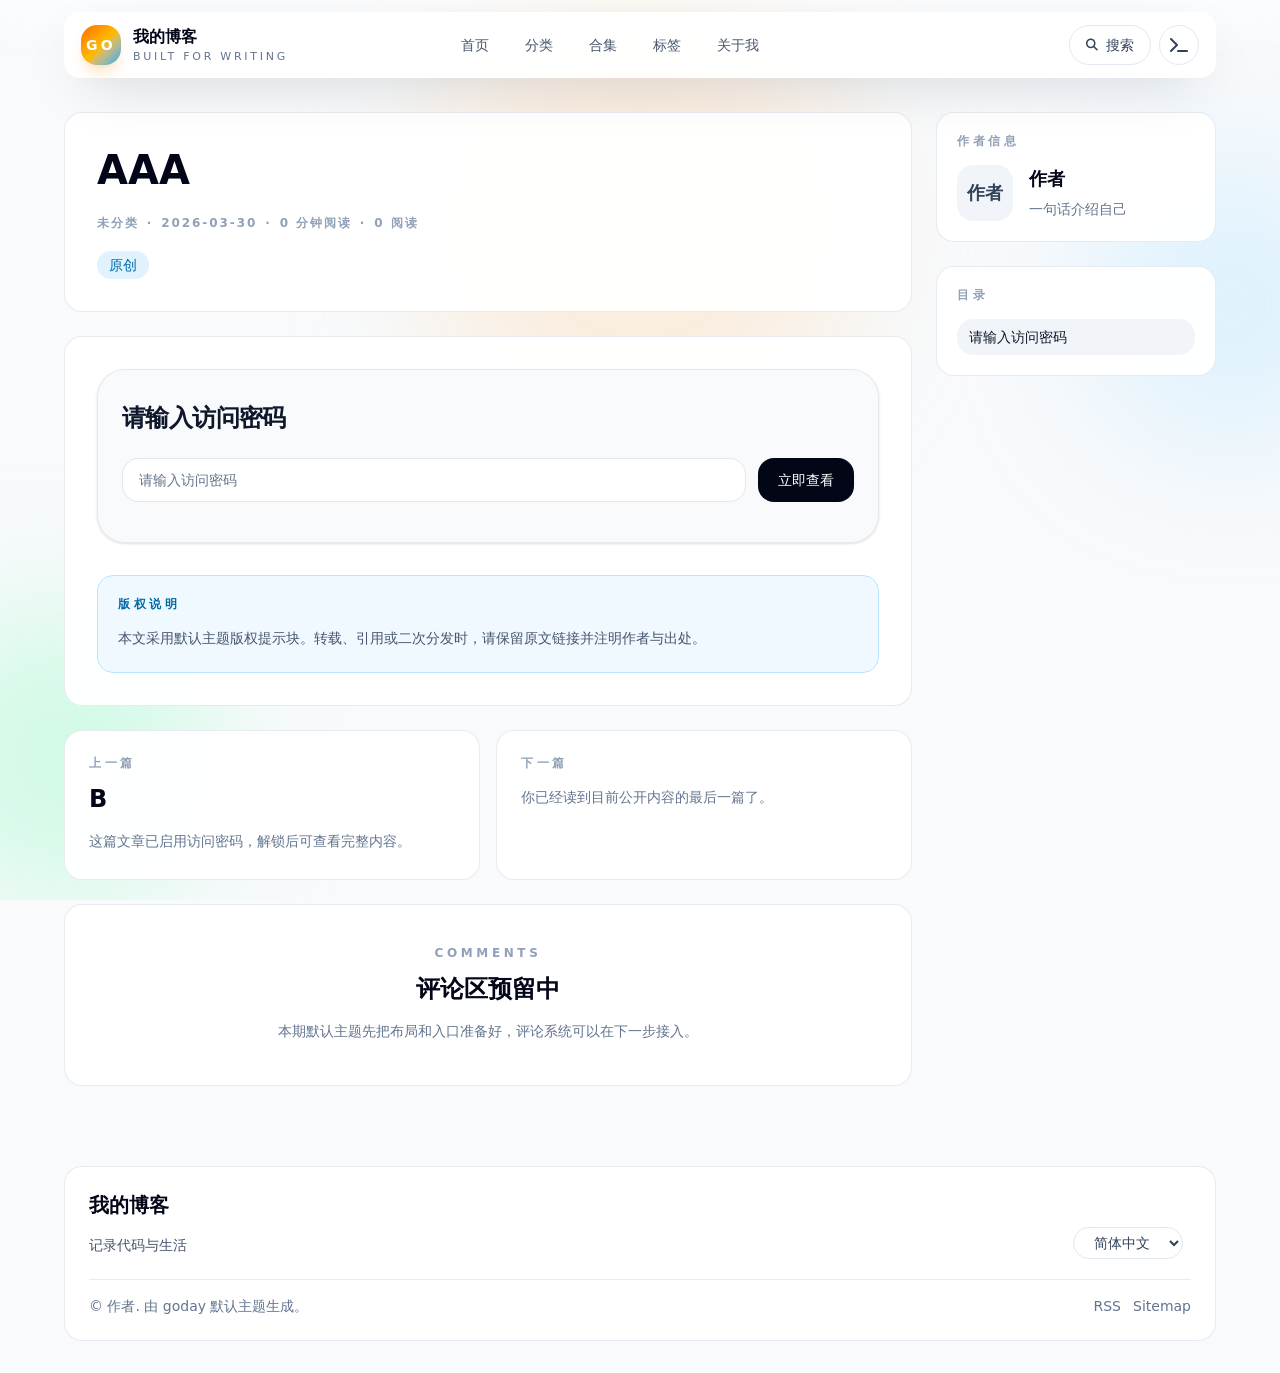
<file: p/aep1noiskg6b/index.html>
<!doctype html>
<html lang="zh-CN">
<head>
  <meta charset="UTF-8">
  <meta name="viewport" content="width=device-width, initial-scale=1">
  <title>AAA - 我的博客</title>
<meta name="description" content="这篇文章已启用访问密码，解锁后可查看完整内容。">
<meta name="theme-color" content="#fff7ed">
<meta property="og:title" content="AAA - 我的博客">
<meta property="og:description" content="这篇文章已启用访问密码，解锁后可查看完整内容。">
<meta property="og:type" content="article">
<meta property="og:url" content="https:&#x2F;&#x2F;wenxb.github.io&#x2F;p&#x2F;aep1noiskg6b&#x2F;">
<meta name="twitter:card" content="summary_large_image">
<link rel="canonical" href="https:&#x2F;&#x2F;wenxb.github.io&#x2F;p&#x2F;aep1noiskg6b&#x2F;">

  <meta name="keywords" content="blog, tauri">


  <link rel="alternate" type="application/rss+xml" title="我的博客 RSS" href="/rss.xml">


  <link rel="stylesheet" href="https://cdn.bootcdn.net/ajax/libs/font-awesome/6.7.2/css/all.min.css">
  <link rel="stylesheet" href="/assets/css/main.css">
  
</head>
<body
  class="min-h-screen bg-slate-50 text-slate-900 antialiased dark:bg-stone-950 dark:text-zinc-100"
  data-default-language="zh-CN"
  data-color-mode="light"
  data-theme-name="Default Theme"
  data-theme-version="1.0.0"
  data-page-type="article"
>
  <div class="pointer-events-none fixed inset-0 -z-10 overflow-hidden">
    <div class="absolute left-1/2 top-0 h-[28rem] w-[28rem] -translate-x-1/2 rounded-full bg-orange-200/35 blur-3xl dark:bg-orange-500/12"></div>
    <div class="absolute right-[-6rem] top-40 h-72 w-72 rounded-full bg-sky-200/40 blur-3xl dark:bg-sky-500/10"></div>
    <div class="absolute bottom-0 left-[-5rem] h-72 w-72 rounded-full bg-emerald-100 blur-3xl dark:bg-emerald-500/10"></div>
  </div>
  <div class="pointer-events-none fixed inset-x-0 top-0 z-30 h-16 bg-white/45 [mask-image:linear-gradient(to_bottom,black,transparent)] backdrop-blur-xl dark:bg-stone-950/55"></div>

  <header class="fixed inset-x-0 top-0 z-40 px-5 pt-3 md:px-8">
  <div class="mx-auto max-w-6xl rounded-[1rem] border border-white/70 bg-white/95 px-4 py-2 shadow-[0_18px_56px_-24px_rgba(15,23,42,0.34)] backdrop-blur-md dark:border-zinc-700/80 dark:bg-zinc-900/92">
    <div class="flex items-center gap-3">
      <a class="flex min-w-0 items-center gap-3" href="/">
        <span class="inline-flex h-10 w-10 items-center justify-center rounded-2xl bg-gradient-to-br from-orange-500 via-amber-400 to-sky-500 text-sm font-bold uppercase tracking-[0.24em] text-white shadow-lg shadow-orange-400/20">Go</span>
        <span class="min-w-0">
          <span class="block truncate font-heading text-base font-semibold text-slate-950 dark:text-white">我的博客</span>
          <span class="block truncate text-[11px] uppercase tracking-[0.25em] text-slate-500 dark:text-slate-400">Built for writing</span>
        </span>
      </a>

      <nav class="mx-auto hidden items-center gap-1 rounded-full px-2 py-1.5 lg:flex">
        
          <a
            href="&#x2F;"
            
              data-i18n="nav.home"
            
            class="rounded-full px-4 py-2 text-sm font-medium transition text-slate-600 hover:bg-slate-100 hover:text-slate-950 dark:text-zinc-300 dark:hover:bg-zinc-800 dark:hover:text-white"
          >
            首页
          </a>
        
          <a
            href="&#x2F;category&#x2F;"
            
              data-i18n="nav.category"
            
            class="rounded-full px-4 py-2 text-sm font-medium transition text-slate-600 hover:bg-slate-100 hover:text-slate-950 dark:text-zinc-300 dark:hover:bg-zinc-800 dark:hover:text-white"
          >
            分类
          </a>
        
          <a
            href="&#x2F;collection&#x2F;"
            
              data-i18n="nav.collection"
            
            class="rounded-full px-4 py-2 text-sm font-medium transition text-slate-600 hover:bg-slate-100 hover:text-slate-950 dark:text-zinc-300 dark:hover:bg-zinc-800 dark:hover:text-white"
          >
            合集
          </a>
        
          <a
            href="&#x2F;tag&#x2F;"
            
              data-i18n="nav.tag"
            
            class="rounded-full px-4 py-2 text-sm font-medium transition text-slate-600 hover:bg-slate-100 hover:text-slate-950 dark:text-zinc-300 dark:hover:bg-zinc-800 dark:hover:text-white"
          >
            标签
          </a>
        
          <a
            href="&#x2F;about&#x2F;"
            
              data-i18n="nav.about"
            
            class="rounded-full px-4 py-2 text-sm font-medium transition text-slate-600 hover:bg-slate-100 hover:text-slate-950 dark:text-zinc-300 dark:hover:bg-zinc-800 dark:hover:text-white"
          >
            关于我
          </a>
        
      </nav>

      <div class="ml-auto flex items-center gap-2">
        <button
          type="button"
          class="theme-pill-button inline-flex h-10 cursor-pointer items-center gap-2 border border-slate-200 bg-white px-4 text-sm font-medium text-slate-700 transition hover:border-slate-300 hover:text-slate-950 dark:border-zinc-700 dark:bg-zinc-800 dark:text-zinc-100 dark:hover:bg-zinc-700 dark:hover:text-white"
          data-search-trigger
        >
          <i class="fa-solid fa-magnifying-glass text-xs"></i>
          <span data-i18n="search.open">搜索</span>
        </button>
        <button
          type="button"
          class="theme-pill-button inline-flex h-10 w-10 cursor-pointer items-center justify-center border border-slate-200 bg-white text-slate-700 transition hover:border-slate-300 hover:text-slate-950 dark:border-zinc-700 dark:bg-zinc-800 dark:text-zinc-100 dark:hover:bg-zinc-700 dark:hover:text-white"
          data-console-trigger
          title="打开控制台"
        >
          <i class="fa-solid fa-terminal"></i>
        </button>
        <button
          type="button"
          class="theme-pill-button inline-flex h-10 w-10 cursor-pointer items-center justify-center border border-slate-200 bg-white text-slate-700 transition hover:border-slate-300 hover:text-slate-950 dark:border-zinc-700 dark:bg-zinc-800 dark:text-zinc-100 dark:hover:bg-zinc-700 dark:hover:text-white lg:hidden"
          data-menu-trigger
          aria-expanded="false"
          aria-label="打开导航菜单"
        >
          <i class="fa-solid fa-bars"></i>
        </button>
      </div>
    </div>

    <nav class="mt-3 hidden flex-col gap-2 border-t border-slate-200 pt-3 dark:border-zinc-700 lg:hidden" data-mobile-nav>
      
        <a
          href="&#x2F;"
          
            data-i18n="nav.home"
          
          class="rounded-2xl px-4 py-3 text-sm font-medium transition bg-slate-100 text-slate-700 hover:bg-slate-200 dark:bg-zinc-800 dark:text-zinc-200 dark:hover:bg-zinc-700 dark:hover:text-white"
        >
          首页
        </a>
      
        <a
          href="&#x2F;category&#x2F;"
          
            data-i18n="nav.category"
          
          class="rounded-2xl px-4 py-3 text-sm font-medium transition bg-slate-100 text-slate-700 hover:bg-slate-200 dark:bg-zinc-800 dark:text-zinc-200 dark:hover:bg-zinc-700 dark:hover:text-white"
        >
          分类
        </a>
      
        <a
          href="&#x2F;collection&#x2F;"
          
            data-i18n="nav.collection"
          
          class="rounded-2xl px-4 py-3 text-sm font-medium transition bg-slate-100 text-slate-700 hover:bg-slate-200 dark:bg-zinc-800 dark:text-zinc-200 dark:hover:bg-zinc-700 dark:hover:text-white"
        >
          合集
        </a>
      
        <a
          href="&#x2F;tag&#x2F;"
          
            data-i18n="nav.tag"
          
          class="rounded-2xl px-4 py-3 text-sm font-medium transition bg-slate-100 text-slate-700 hover:bg-slate-200 dark:bg-zinc-800 dark:text-zinc-200 dark:hover:bg-zinc-700 dark:hover:text-white"
        >
          标签
        </a>
      
        <a
          href="&#x2F;about&#x2F;"
          
            data-i18n="nav.about"
          
          class="rounded-2xl px-4 py-3 text-sm font-medium transition bg-slate-100 text-slate-700 hover:bg-slate-200 dark:bg-zinc-800 dark:text-zinc-200 dark:hover:bg-zinc-700 dark:hover:text-white"
        >
          关于我
        </a>
      
    </nav>
  </div>
</header>


  <main class="px-5 pb-20 pt-24 md:px-8 md:pt-28">
    <div class="mx-auto max-w-6xl">
      
  <article class="mx-auto max-w-6xl">
    <div class="grid gap-6 lg:grid-cols-[minmax(0,1fr)_280px]">
      <div class="min-w-0">
        <div class="theme-card p-6 md:p-8">
          <h1 class="max-w-[800px] font-heading text-[2rem] font-semibold leading-tight text-slate-950 dark:text-white md:text-[2.5rem]">AAA</h1>

          <div class="mt-5 flex flex-wrap items-center gap-2 text-xs font-semibold tracking-[0.16em] text-slate-400 dark:text-zinc-400">
            <a class="transition hover:text-slate-900 dark:hover:text-white" href="&#x2F;category&#x2F;uncategorized&#x2F;">未分类</a>
            <span>·</span>
            <span>2026-03-30</span>
            <span>·</span>
            <span>0 分钟阅读</span>
            <span>·</span>
            <span>0 阅读</span>
          </div>

          <div class="mt-5 flex flex-wrap items-center gap-2">
            
            
              <span class="rounded-full bg-sky-100 px-3 py-1 text-sm font-medium text-sky-700 dark:bg-sky-500/12 dark:text-sky-100">原创</span>
            
            
          </div>
        </div>

        

        <div class="theme-card mt-6 p-6 md:p-8">
          <div
            class="prose prose-slate max-w-[790px] prose-headings:font-heading prose-headings:tracking-tight prose-a:no-underline prose-pre:overflow-x-auto prose-pre:rounded-[1rem] prose-pre:bg-slate-950 prose-pre:p-0 prose-img:rounded-[1rem] dark:prose-invert"
            data-article-content
            data-pagefind-body
          >
            <span class="hidden" data-pagefind-filter="category:uncategorized">未分类</span>
            
            
            
<section
  class="goday-protected-article rounded-[1.75rem] border border-slate-200/90 bg-slate-50/95 p-5 shadow-sm dark:border-zinc-700 dark:bg-zinc-900/70 md:p-6"
  data-protected-article
  data-article-slug="aep1noiskg6b"
  data-article-id="11"
  data-article-version="2026-03-30T19:08:24.186450+00:00"
  data-worker-url="https://blog-dev.i3716.workers.dev/"
  data-cipher="v1.Qd8Q+BsTZtgVlIl9.MThvSKu+czSn6dWL0GzGSze7nU9dE76+QMDB+1GelQH7QX4h2MoIi1KKILQ/ztBa0tTpVNRYhwXYdLNTHr4G8xJkCbBrEjCji9kxPNSXWuGR81iNbQFHcOy/g604/UhrIjtV1kerAw=="
  data-cache-ttl="259200"
>
  <div class="space-y-4" data-password-gate>
    <div>
      <h2 class="mt-2 font-heading text-2xl font-semibold text-slate-950 dark:text-white">请输入访问密码</h2>
    </div>

    <div class="flex flex-col gap-3 sm:flex-row">
      <input
        type="text"
        class="goday-protected-input flex-1"
        placeholder="请输入访问密码"
        data-password-input
      />
      <button
        type="button"
        class="goday-protected-submit"
        data-password-submit
      >
        立即查看
      </button>
    </div>

    <p class="hidden text-sm text-red-600 dark:text-red-300" data-password-error></p>
    <p class="hidden text-sm text-slate-500 dark:text-slate-400" data-password-status></p>
  </div>

  <div class="hidden" data-protected-render></div>
</section>
<script defer src="/assets/js/unlock.js"></script>

          </div>

          

          <div class="mt-8 rounded-[1rem] border border-sky-200 bg-sky-50 p-5 text-sm leading-7 text-slate-600 dark:border-sky-500/20 dark:bg-sky-500/8 dark:text-zinc-300">
            <p class="text-xs font-semibold uppercase tracking-[0.3em] text-sky-700 dark:text-sky-200" data-i18n="post.copyright">版权说明</p>
            <p class="mt-3" data-i18n="post.copyrightBody">本文采用默认主题版权提示块。转载、引用或二次分发时，请保留原文链接并注明作者与出处。</p>
          </div>
        </div>

        <div class="mt-6 grid gap-4 md:grid-cols-2">
          <div class="theme-card p-6">
            <p class="text-xs font-semibold uppercase tracking-[0.3em] text-slate-400 dark:text-slate-500" data-i18n="post.prev">上一篇</p>
            
              <a class="mt-3 block font-heading text-2xl font-semibold text-slate-950 transition hover:text-orange-600 dark:text-white dark:hover:text-orange-300" href="&#x2F;p&#x2F;kmit6dcht6nh&#x2F;">B</a>
              <p class="mt-3 text-sm leading-7 text-slate-500 dark:text-slate-400">这篇文章已启用访问密码，解锁后可查看完整内容。</p>
            
          </div>
          <div class="theme-card p-6">
            <p class="text-xs font-semibold uppercase tracking-[0.3em] text-slate-400 dark:text-slate-500" data-i18n="post.next">下一篇</p>
            
              <p class="mt-3 text-sm leading-7 text-slate-500 dark:text-slate-400">你已经读到目前公开内容的最后一篇了。</p>
            
          </div>
        </div>

        
          <section class="theme-card mt-6 border-dashed px-6 py-10 text-center dark:border-zinc-700">
            <p class="text-xs font-semibold uppercase tracking-[0.3em] text-slate-400 dark:text-slate-500">Comments</p>
            <h2 class="mt-3 font-heading text-2xl font-semibold text-slate-950 dark:text-white">评论区预留中</h2>
            <p class="mt-3 text-sm leading-7 text-slate-500 dark:text-slate-400">本期默认主题先把布局和入口准备好，评论系统可以在下一步接入。</p>
          </section>
        
      </div>

      <aside class="space-y-6">
        <section class="theme-card p-5">
          <p class="text-xs font-semibold uppercase tracking-[0.3em] text-slate-400 dark:text-slate-500" data-i18n="post.author">作者信息</p>
          <div class="mt-4 flex items-center gap-4">
            
              <a href="/about/" class="inline-flex h-14 w-14 items-center justify-center rounded-2xl bg-slate-100 font-heading text-lg font-semibold text-slate-700 transition hover:bg-slate-200 dark:bg-zinc-800 dark:text-zinc-100 dark:hover:bg-zinc-700">作者</a>
            
            <div>
              <a href="/about/" class="font-heading text-lg font-semibold text-slate-950 transition hover:text-orange-600 dark:text-white dark:hover:text-orange-300">作者</a>
              <p class="mt-1 text-sm leading-6 text-slate-500 dark:text-slate-400">一句话介绍自己</p>
            </div>
          </div>
        </section>

        <div class="space-y-6 lg:sticky lg:top-24">
          <section class="theme-card p-5" data-toc-section>
            <div class="flex items-center justify-between gap-3">
              <p class="text-xs font-semibold uppercase tracking-[0.3em] text-slate-400 dark:text-zinc-400" data-i18n="post.toc">目录</p>
            </div>
            <nav class="mt-4 space-y-1 text-sm text-slate-600 dark:text-zinc-300" data-toc-host>
              <p class="theme-card-muted px-3 py-2 text-slate-500 dark:text-zinc-400" data-i18n="post.tocEmpty">当前文章还没有可生成目录的标题。</p>
            </nav>
          </section>

          
        </div>
      </aside>
    </div>
  </article>

    </div>
  </main>

  <footer class="px-5 pb-8 md:px-8">
  <div class="theme-card mx-auto max-w-6xl p-5 md:p-6">
    <div class="flex flex-col gap-5 md:flex-row md:items-end md:justify-between">
      <div class="space-y-3">
        <h2 class="font-heading text-xl font-semibold text-slate-950 dark:text-white">我的博客</h2>
        <p class="max-w-xl text-sm leading-7 text-slate-600 dark:text-slate-300">记录代码与生活</p>
      </div>

      <div class="flex items-center justify-end pr-1 md:pr-2">
        <select
          class="theme-pill-button border border-slate-200 bg-white px-4 py-1.5 text-sm text-slate-700 outline-none transition hover:border-slate-300 dark:border-zinc-700 dark:bg-zinc-800 dark:text-zinc-100"
          data-language-switcher
        >
          <option value="zh-CN">简体中文</option>
          <option value="en-US">English</option>
        </select>
      </div>
    </div>

    <div class="mt-5 flex flex-col gap-3 border-t border-slate-200/80 pt-4 text-sm text-slate-500 dark:border-zinc-800 dark:text-zinc-400 md:flex-row md:items-center md:justify-between">
      <p>
        © 作者.
        <span data-i18n="footer.copy">由 goday 默认主题生成。</span>
      </p>
      <div class="flex flex-wrap items-center gap-3 md:justify-end">
        <a class="transition hover:text-slate-950 dark:hover:text-white" href="/rss.xml" data-i18n="footer.rss">RSS</a>
        <a class="transition hover:text-slate-950 dark:hover:text-white" href="/sitemap.xml" data-i18n="footer.sitemap">Sitemap</a>
      </div>
    </div>
  </div>
</footer>


  <div
    class="theme-modal fixed inset-0 z-50 hidden items-start justify-center bg-slate-950/18 p-4"
    data-search-modal
    data-open="false"
    aria-hidden="true"
  >
    <div class="theme-modal-panel theme-search-panel mt-8 w-full max-w-3xl border p-4 md:mt-12 md:p-6">
      <div class="mb-4 flex items-center justify-between gap-4">
        <div>
          <h2 class="font-heading text-2xl font-semibold text-slate-950 dark:text-white" data-i18n="search.title">搜索</h2>
        </div>
        <button
          type="button"
          class="theme-pill-button inline-flex h-10 w-10 cursor-pointer items-center justify-center border border-slate-200 bg-white text-slate-700 transition hover:bg-slate-100 dark:border-zinc-700 dark:bg-zinc-800 dark:text-zinc-100 dark:hover:bg-zinc-700 dark:hover:text-white"
          data-search-close
          aria-label="关闭搜索"
        >
          <i class="fa-solid fa-xmark"></i>
        </button>
      </div>
      <div data-search-host></div>
      <p class="mt-4 hidden rounded-xl border border-slate-200/90 bg-slate-100/95 px-4 py-3 text-sm text-slate-600 dark:border-zinc-700 dark:bg-zinc-800 dark:text-zinc-200" data-search-status></p>
    </div>
  </div>

  <div
    class="theme-modal fixed inset-0 z-50 hidden items-center justify-center bg-slate-950/18 p-4 text-slate-100"
    data-console-modal
    data-open="false"
    aria-hidden="true"
  >
    <div class="theme-modal-panel goday-console w-full max-w-2xl border border-orange-200/65 bg-orange-50/96 p-5 text-slate-900 dark:border-orange-500/20 dark:bg-stone-900/94 dark:text-slate-100 md:p-6 theme-card">
      <div class="flex items-start justify-between gap-4">
        <div>
          <p class="text-sm font-medium uppercase tracking-[0.3em] text-orange-300" data-i18n="console.kicker">Console</p>
          <h2 class="mt-2 font-heading text-3xl font-semibold text-slate-950 dark:text-white" data-i18n="console.title">控制台</h2>
        </div>
        <button
          type="button"
          class="theme-pill-button inline-flex h-11 w-11 cursor-pointer items-center justify-center border border-orange-200 bg-white/80 text-slate-700 transition hover:border-orange-300 hover:text-slate-950 dark:border-zinc-700 dark:bg-zinc-800 dark:text-zinc-100 dark:hover:bg-zinc-700 dark:hover:text-white"
          data-console-close
          aria-label="关闭控制台"
        >
          <i class="fa-solid fa-xmark"></i>
        </button>
      </div>

      <div class="mt-6">
        <section class="theme-card-muted p-5 dark:border-orange-500/20 dark:bg-stone-950/70">
          <p class="text-xs font-semibold uppercase tracking-[0.3em] text-slate-400" data-i18n="console.runtime">Runtime</p>
          <div class="mt-5 grid gap-3 text-sm text-slate-600 dark:text-slate-300">
            <div class="flex items-center justify-between gap-3">
              <span data-i18n="console.site">站点</span>
              <span class="text-right text-slate-950 dark:text-white">我的博客</span>
            </div>
            <div class="flex items-center justify-between gap-3">
              <span data-i18n="console.route">路径</span>
              <span class="text-right text-slate-950 dark:text-white" data-console-value="route">https:&#x2F;&#x2F;wenxb.github.io&#x2F;p&#x2F;aep1noiskg6b&#x2F;</span>
            </div>
            <div class="flex items-center justify-between gap-3">
              <span data-i18n="console.theme">主题</span>
              <span class="text-right text-slate-950 dark:text-white" data-console-value="theme">Default Theme 1.0.0</span>
            </div>
            <div class="flex items-center justify-between gap-3">
              <span data-i18n="console.pageType">页面类型</span>
              <span class="text-right text-slate-950 dark:text-white" data-console-value="pageType">article</span>
            </div>
            <div class="flex items-center justify-between gap-3">
              <span data-i18n="console.language">界面语言</span>
              <span class="text-right text-slate-950 dark:text-white" data-console-value="language" data-console-language>zh-CN</span>
            </div>
            <div class="flex items-center justify-between gap-3">
              <span data-i18n="console.mode">外观模式</span>
              <span class="text-right text-slate-950 dark:text-white" data-console-value="mode" data-console-theme-mode>auto</span>
            </div>
            <div class="flex items-center justify-between gap-3">
              <span data-i18n="console.headings">标题数</span>
              <span class="text-right text-slate-950 dark:text-white" data-console-value="headings">0</span>
            </div>
          </div>
          <div class="mt-5 flex justify-end">
            <button
              type="button"
              class="theme-pill-button inline-flex h-10 cursor-pointer items-center gap-2 border border-orange-200 bg-white px-4 text-sm font-medium text-slate-700 transition hover:border-orange-300 hover:text-slate-950 dark:border-zinc-700 dark:bg-zinc-800 dark:text-zinc-100 dark:hover:bg-zinc-700 dark:hover:text-white"
              data-theme-toggle
            >
              <i class="fa-solid fa-moon"></i>
              <span data-i18n="console.toggleTheme">切换外观</span>
            </button>
          </div>
        </section>
      </div>
    </div>
  </div>

  <script type="module" src="/assets/js/main.js"></script>
  
</body>
</html>
</file>
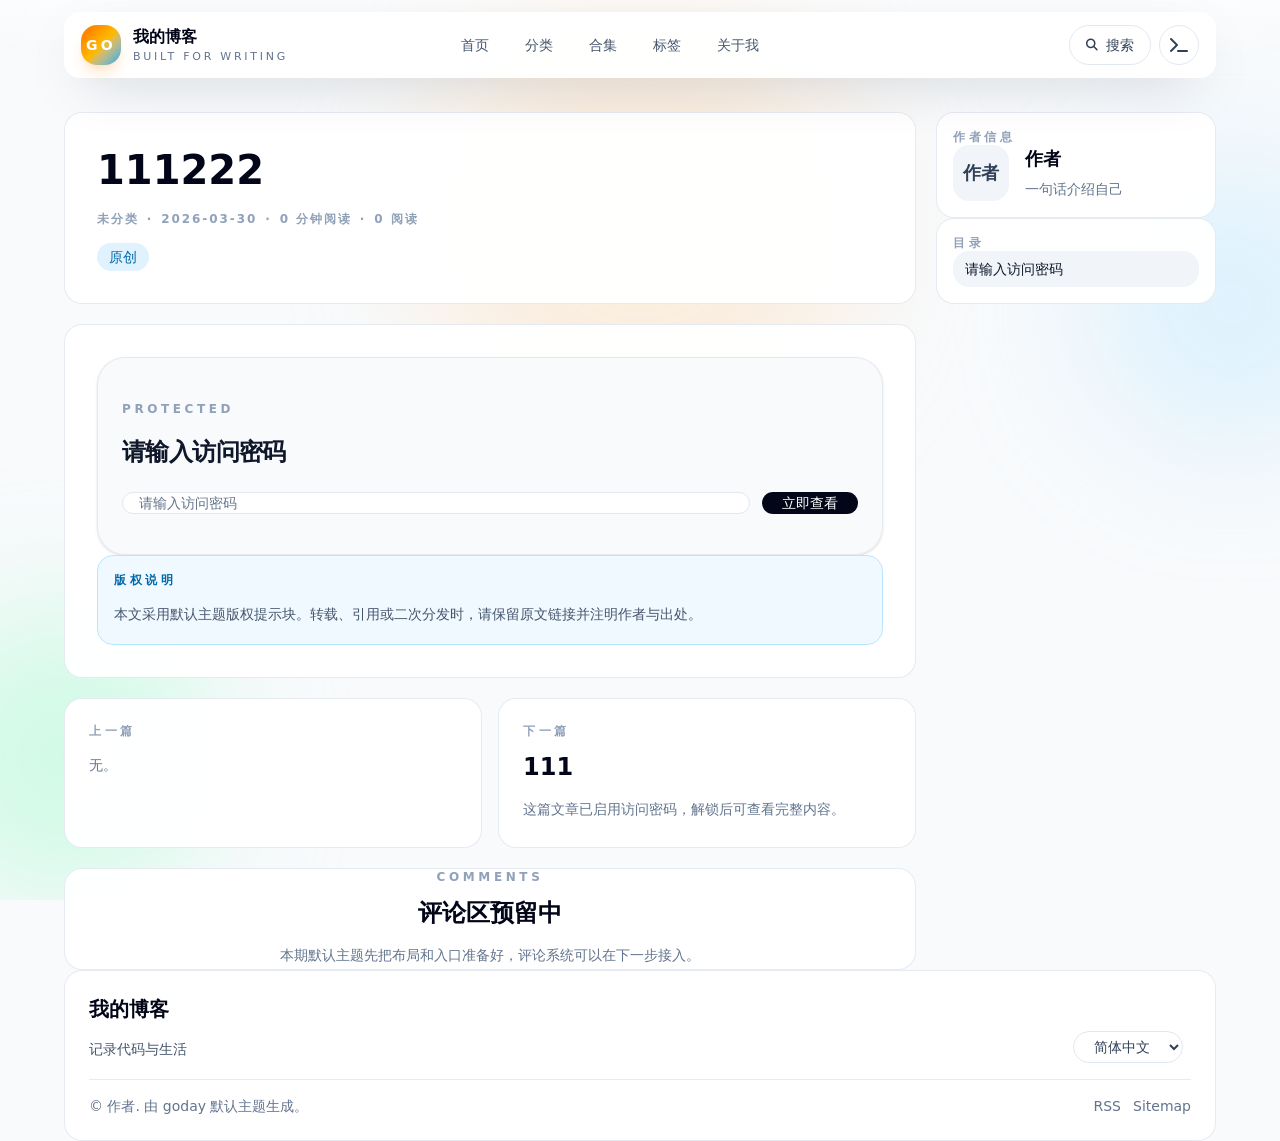
<file: p/km3e47r658y3/index.html>
<!doctype html>
<html lang="zh-CN">
<head>
  <meta charset="UTF-8">
  <meta name="viewport" content="width=device-width, initial-scale=1">
  <title>111222 - 我的博客</title>
<meta name="description" content="这篇文章已启用访问密码，解锁后可查看完整内容。">
<meta name="theme-color" content="#fff7ed">
<meta property="og:title" content="111222 - 我的博客">
<meta property="og:description" content="这篇文章已启用访问密码，解锁后可查看完整内容。">
<meta property="og:type" content="article">
<meta property="og:url" content="http:&#x2F;&#x2F;wenxb.github.io&#x2F;p&#x2F;km3e47r658y3&#x2F;">
<meta name="twitter:card" content="summary_large_image">
<link rel="canonical" href="http:&#x2F;&#x2F;wenxb.github.io&#x2F;p&#x2F;km3e47r658y3&#x2F;">

  <meta name="keywords" content="blog, tauri">


  <link rel="alternate" type="application/rss+xml" title="我的博客 RSS" href="/rss.xml">


  <link rel="stylesheet" href="https://cdn.bootcdn.net/ajax/libs/font-awesome/6.7.2/css/all.min.css">
  <link rel="stylesheet" href="/assets/css/main.css">
  
</head>
<body
  class="min-h-screen bg-slate-50 text-slate-900 antialiased dark:bg-stone-950 dark:text-zinc-100"
  data-default-language="zh-CN"
  data-color-mode="light"
  data-theme-name="Default Theme"
  data-theme-version="1.0.0"
  data-page-type="article"
>
  <div class="pointer-events-none fixed inset-0 -z-10 overflow-hidden">
    <div class="absolute left-1/2 top-0 h-[28rem] w-[28rem] -translate-x-1/2 rounded-full bg-orange-200/35 blur-3xl dark:bg-orange-500/12"></div>
    <div class="absolute right-[-6rem] top-40 h-72 w-72 rounded-full bg-sky-200/40 blur-3xl dark:bg-sky-500/10"></div>
    <div class="absolute bottom-0 left-[-5rem] h-72 w-72 rounded-full bg-emerald-100 blur-3xl dark:bg-emerald-500/10"></div>
  </div>
  <div class="pointer-events-none fixed inset-x-0 top-0 z-30 h-16 bg-white/45 [mask-image:linear-gradient(to_bottom,black,transparent)] backdrop-blur-xl dark:bg-stone-950/55"></div>

  <header class="fixed inset-x-0 top-0 z-40 px-5 pt-3 md:px-8">
  <div class="mx-auto max-w-6xl rounded-[1rem] border border-white/70 bg-white/95 px-4 py-2 shadow-[0_18px_56px_-24px_rgba(15,23,42,0.34)] backdrop-blur-md dark:border-zinc-700/80 dark:bg-zinc-900/92">
    <div class="flex items-center gap-3">
      <a class="flex min-w-0 items-center gap-3" href="/">
        <span class="inline-flex h-10 w-10 items-center justify-center rounded-2xl bg-gradient-to-br from-orange-500 via-amber-400 to-sky-500 text-sm font-bold uppercase tracking-[0.24em] text-white shadow-lg shadow-orange-400/20">Go</span>
        <span class="min-w-0">
          <span class="block truncate font-heading text-base font-semibold text-slate-950 dark:text-white">我的博客</span>
          <span class="block truncate text-[11px] uppercase tracking-[0.25em] text-slate-500 dark:text-slate-400">Built for writing</span>
        </span>
      </a>

      <nav class="mx-auto hidden items-center gap-1 rounded-full px-2 py-1.5 lg:flex">
        
          <a
            href="&#x2F;"
            
              data-i18n="nav.home"
            
            class="rounded-full px-4 py-2 text-sm font-medium transition text-slate-600 hover:bg-slate-100 hover:text-slate-950 dark:text-zinc-300 dark:hover:bg-zinc-800 dark:hover:text-white"
          >
            首页
          </a>
        
          <a
            href="&#x2F;category&#x2F;"
            
              data-i18n="nav.category"
            
            class="rounded-full px-4 py-2 text-sm font-medium transition text-slate-600 hover:bg-slate-100 hover:text-slate-950 dark:text-zinc-300 dark:hover:bg-zinc-800 dark:hover:text-white"
          >
            分类
          </a>
        
          <a
            href="&#x2F;collection&#x2F;"
            
              data-i18n="nav.collection"
            
            class="rounded-full px-4 py-2 text-sm font-medium transition text-slate-600 hover:bg-slate-100 hover:text-slate-950 dark:text-zinc-300 dark:hover:bg-zinc-800 dark:hover:text-white"
          >
            合集
          </a>
        
          <a
            href="&#x2F;tag&#x2F;"
            
              data-i18n="nav.tag"
            
            class="rounded-full px-4 py-2 text-sm font-medium transition text-slate-600 hover:bg-slate-100 hover:text-slate-950 dark:text-zinc-300 dark:hover:bg-zinc-800 dark:hover:text-white"
          >
            标签
          </a>
        
          <a
            href="&#x2F;about&#x2F;"
            
              data-i18n="nav.about"
            
            class="rounded-full px-4 py-2 text-sm font-medium transition text-slate-600 hover:bg-slate-100 hover:text-slate-950 dark:text-zinc-300 dark:hover:bg-zinc-800 dark:hover:text-white"
          >
            关于我
          </a>
        
      </nav>

      <div class="ml-auto flex items-center gap-2">
        <button
          type="button"
          class="theme-pill-button inline-flex h-10 cursor-pointer items-center gap-2 border border-slate-200 bg-white px-4 text-sm font-medium text-slate-700 transition hover:border-slate-300 hover:text-slate-950 dark:border-zinc-700 dark:bg-zinc-800 dark:text-zinc-100 dark:hover:bg-zinc-700 dark:hover:text-white"
          data-search-trigger
        >
          <i class="fa-solid fa-magnifying-glass text-xs"></i>
          <span data-i18n="search.open">搜索</span>
        </button>
        <button
          type="button"
          class="theme-pill-button inline-flex h-10 w-10 cursor-pointer items-center justify-center border border-slate-200 bg-white text-slate-700 transition hover:border-slate-300 hover:text-slate-950 dark:border-zinc-700 dark:bg-zinc-800 dark:text-zinc-100 dark:hover:bg-zinc-700 dark:hover:text-white"
          data-console-trigger
          title="打开控制台"
        >
          <i class="fa-solid fa-terminal"></i>
        </button>
        <button
          type="button"
          class="theme-pill-button inline-flex h-10 w-10 cursor-pointer items-center justify-center border border-slate-200 bg-white text-slate-700 transition hover:border-slate-300 hover:text-slate-950 dark:border-zinc-700 dark:bg-zinc-800 dark:text-zinc-100 dark:hover:bg-zinc-700 dark:hover:text-white lg:hidden"
          data-menu-trigger
          aria-expanded="false"
          aria-label="打开导航菜单"
        >
          <i class="fa-solid fa-bars"></i>
        </button>
      </div>
    </div>

    <nav class="mt-3 hidden flex-col gap-2 border-t border-slate-200 pt-3 dark:border-zinc-700 lg:hidden" data-mobile-nav>
      
        <a
          href="&#x2F;"
          
            data-i18n="nav.home"
          
          class="rounded-2xl px-4 py-3 text-sm font-medium transition bg-slate-100 text-slate-700 hover:bg-slate-200 dark:bg-zinc-800 dark:text-zinc-200 dark:hover:bg-zinc-700 dark:hover:text-white"
        >
          首页
        </a>
      
        <a
          href="&#x2F;category&#x2F;"
          
            data-i18n="nav.category"
          
          class="rounded-2xl px-4 py-3 text-sm font-medium transition bg-slate-100 text-slate-700 hover:bg-slate-200 dark:bg-zinc-800 dark:text-zinc-200 dark:hover:bg-zinc-700 dark:hover:text-white"
        >
          分类
        </a>
      
        <a
          href="&#x2F;collection&#x2F;"
          
            data-i18n="nav.collection"
          
          class="rounded-2xl px-4 py-3 text-sm font-medium transition bg-slate-100 text-slate-700 hover:bg-slate-200 dark:bg-zinc-800 dark:text-zinc-200 dark:hover:bg-zinc-700 dark:hover:text-white"
        >
          合集
        </a>
      
        <a
          href="&#x2F;tag&#x2F;"
          
            data-i18n="nav.tag"
          
          class="rounded-2xl px-4 py-3 text-sm font-medium transition bg-slate-100 text-slate-700 hover:bg-slate-200 dark:bg-zinc-800 dark:text-zinc-200 dark:hover:bg-zinc-700 dark:hover:text-white"
        >
          标签
        </a>
      
        <a
          href="&#x2F;about&#x2F;"
          
            data-i18n="nav.about"
          
          class="rounded-2xl px-4 py-3 text-sm font-medium transition bg-slate-100 text-slate-700 hover:bg-slate-200 dark:bg-zinc-800 dark:text-zinc-200 dark:hover:bg-zinc-700 dark:hover:text-white"
        >
          关于我
        </a>
      
    </nav>
  </div>
</header>


  <main class="px-4 pb-18 pt-22 md:px-8 md:pt-28">
    <div class="mx-auto max-w-6xl">
      
  <article class="mx-auto max-w-6xl">
    <div class="grid gap-5 lg:grid-cols-[minmax(0,1fr)_280px]">
      <div class="min-w-0">
        <div class="theme-card p-5 md:p-8">
          <h1 class="max-w-[800px] font-heading text-[2rem] font-semibold leading-tight text-slate-950 dark:text-white md:text-[2.5rem]">111222</h1>

          <div class="mt-4 flex flex-wrap items-center gap-2 text-xs font-semibold tracking-[0.16em] text-slate-400 dark:text-zinc-400">
            <a class="transition hover:text-slate-900 dark:hover:text-white" href="&#x2F;category&#x2F;uncategorized&#x2F;">未分类</a>
            <span>·</span>
            <span>2026-03-30</span>
            <span>·</span>
            <span>0 分钟阅读</span>
            <span>·</span>
            <span>0 阅读</span>
          </div>

          <div class="mt-4 flex flex-wrap items-center gap-2">
            
            
              <span class="rounded-full bg-sky-100 px-3 py-1 text-sm font-medium text-sky-700 dark:bg-sky-500/12 dark:text-sky-100">原创</span>
            
            
          </div>
        </div>

        

        <div class="theme-card mt-5 p-5 md:p-8">
          <div
            class="prose prose-slate max-w-[790px] prose-headings:font-heading prose-headings:tracking-tight prose-a:no-underline prose-pre:overflow-x-auto prose-pre:rounded-[1rem] prose-pre:bg-slate-950 prose-pre:p-0 prose-img:rounded-[1rem] dark:prose-invert"
            data-article-content
            data-pagefind-body
          >
            <span class="hidden" data-pagefind-filter="category:uncategorized">未分类</span>
            
            
            
<section
  class="goday-protected-article rounded-[1.75rem] border border-slate-200/90 bg-slate-50/95 p-5 shadow-sm dark:border-zinc-700 dark:bg-zinc-900/70 md:p-6"
  data-protected-article
  data-article-id="3"
  data-article-version="2026-03-30T04:19:38.327139+00:00"
  data-worker-url="https://blog-dev.i3716.workers.dev/"
  data-cipher="v1.C92PHa/PpWeFEHhe.tZCv/F38A3BcISXjQwOEDBA2P8M7wscbpm7RO/wnp2uItPss4PE0z/Xti8pzbRvfbmbMEuEBVcUt2RRN25TmUhZ6LxFm9oZ6wTgpH1Dhlnzh9fw1yf3YOVJt3msnY0c="
  data-cache-ttl="259200"
>
  <div class="space-y-4" data-password-gate>
    <div>
      <p class="text-xs font-semibold uppercase tracking-[0.3em] text-slate-400 dark:text-slate-500">Protected</p>
      <h2 class="mt-2 font-heading text-2xl font-semibold text-slate-950 dark:text-white">请输入访问密码</h2>
    </div>

    <div class="flex flex-col gap-3 sm:flex-row">
      <input
        type="text"
        class="min-h-11 flex-1 rounded-2xl border border-slate-200 bg-white px-4 text-sm text-slate-900 outline-none transition focus:border-orange-300 dark:border-zinc-700 dark:bg-zinc-950 dark:text-white"
        placeholder="请输入访问密码"
        data-password-input
      />
      <button
        type="button"
        class="inline-flex min-h-11 items-center justify-center rounded-2xl bg-slate-950 px-5 text-sm font-medium text-white transition hover:bg-slate-800 disabled:cursor-not-allowed disabled:opacity-60 dark:bg-slate-100 dark:text-slate-950 dark:hover:bg-slate-200"
        data-password-submit
      >
        验证并解锁
      </button>
    </div>

    <p class="hidden text-sm text-red-600 dark:text-red-300" data-password-error></p>
    <p class="hidden text-sm text-slate-500 dark:text-slate-400" data-password-status></p>
  </div>

  <div class="hidden" data-protected-render></div>
</section>
<script defer src="/assets/js/unlock.js"></script>

          </div>

          

          <div class="mt-7 rounded-[1rem] border border-sky-200 bg-sky-50 p-4 text-sm leading-7 text-slate-600 dark:border-sky-500/20 dark:bg-sky-500/8 dark:text-zinc-300 md:p-5">
            <p class="text-xs font-semibold uppercase tracking-[0.3em] text-sky-700 dark:text-sky-200" data-i18n="post.copyright">版权说明</p>
            <p class="mt-3" data-i18n="post.copyrightBody">本文采用默认主题版权提示块。转载、引用或二次分发时，请保留原文链接并注明作者与出处。</p>
          </div>
        </div>

        <div class="mt-5 grid gap-4 md:grid-cols-2">
          <div class="theme-card p-5 md:p-6">
            <p class="text-xs font-semibold uppercase tracking-[0.3em] text-slate-400 dark:text-slate-500" data-i18n="post.prev">上一篇</p>
            
              <p class="mt-3 text-sm leading-7 text-slate-500 dark:text-slate-400">无。</p>
            
          </div>
          <div class="theme-card p-5 md:p-6">
            <p class="text-xs font-semibold uppercase tracking-[0.3em] text-slate-400 dark:text-slate-500" data-i18n="post.next">下一篇</p>
            
              <a class="mt-3 block font-heading text-2xl font-semibold text-slate-950 transition hover:text-orange-600 dark:text-white dark:hover:text-orange-300" href="&#x2F;p&#x2F;e2lrm1mzb9ez&#x2F;">111</a>
              <p class="mt-3 text-sm leading-7 text-slate-500 dark:text-slate-400">这篇文章已启用访问密码，解锁后可查看完整内容。</p>
            
          </div>
        </div>

        
          <section class="theme-card mt-5 border-dashed px-5 py-9 text-center dark:border-zinc-700 md:px-6 md:py-10">
            <p class="text-xs font-semibold uppercase tracking-[0.3em] text-slate-400 dark:text-slate-500">Comments</p>
            <h2 class="mt-3 font-heading text-2xl font-semibold text-slate-950 dark:text-white">评论区预留中</h2>
            <p class="mt-3 text-sm leading-7 text-slate-500 dark:text-slate-400">本期默认主题先把布局和入口准备好，评论系统可以在下一步接入。</p>
          </section>
        
      </div>

      <aside class="space-y-5">
        <section class="theme-card p-4 md:p-5">
          <p class="text-xs font-semibold uppercase tracking-[0.3em] text-slate-400 dark:text-slate-500" data-i18n="post.author">作者信息</p>
          <div class="mt-3.5 flex items-center gap-4">
            
              <a href="/about/" class="inline-flex h-14 w-14 items-center justify-center rounded-2xl bg-slate-100 font-heading text-lg font-semibold text-slate-700 transition hover:bg-slate-200 dark:bg-zinc-800 dark:text-zinc-100 dark:hover:bg-zinc-700">作者</a>
            
            <div>
              <a href="/about/" class="font-heading text-lg font-semibold text-slate-950 transition hover:text-orange-600 dark:text-white dark:hover:text-orange-300">作者</a>
              <p class="mt-1 text-sm leading-6 text-slate-500 dark:text-slate-400">一句话介绍自己</p>
            </div>
          </div>
        </section>

        <div class="space-y-5 lg:sticky lg:top-24">
          <section class="theme-card p-4 md:p-5" data-toc-section>
            <div class="flex items-center justify-between gap-3">
              <p class="text-xs font-semibold uppercase tracking-[0.3em] text-slate-400 dark:text-zinc-400" data-i18n="post.toc">目录</p>
            </div>
            <nav class="mt-3.5 space-y-1 text-sm text-slate-600 dark:text-zinc-300" data-toc-host>
              <p class="theme-card-muted px-3 py-2 text-slate-500 dark:text-zinc-400" data-i18n="post.tocEmpty">当前文章还没有可生成目录的标题。</p>
            </nav>
          </section>

          
        </div>
      </aside>
    </div>
  </article>

    </div>
  </main>

  <footer class="px-4 pb-7 md:px-8">
  <div class="theme-card mx-auto max-w-6xl p-4 md:p-6">
    <div class="flex flex-col gap-4 md:flex-row md:items-end md:justify-between">
      <div class="space-y-3">
        <h2 class="font-heading text-xl font-semibold text-slate-950 dark:text-white">我的博客</h2>
        <p class="max-w-xl text-sm leading-7 text-slate-600 dark:text-slate-300">记录代码与生活</p>
      </div>

      <div class="flex items-center justify-end pr-1 md:pr-2">
        <select
          class="theme-pill-button border border-slate-200 bg-white px-4 py-1.5 text-sm text-slate-700 outline-none transition hover:border-slate-300 dark:border-zinc-700 dark:bg-zinc-800 dark:text-zinc-100"
          data-language-switcher
        >
          <option value="zh-CN">简体中文</option>
          <option value="en-US">English</option>
        </select>
      </div>
    </div>

    <div class="mt-4 flex flex-col gap-3 border-t border-slate-200/80 pt-4 text-sm text-slate-500 dark:border-zinc-800 dark:text-zinc-400 md:flex-row md:items-center md:justify-between">
      <p>
        © 作者.
        <span data-i18n="footer.copy">由 goday 默认主题生成。</span>
      </p>
      <div class="flex flex-wrap items-center gap-3 md:justify-end">
        <a class="transition hover:text-slate-950 dark:hover:text-white" href="/rss.xml" data-i18n="footer.rss">RSS</a>
        <a class="transition hover:text-slate-950 dark:hover:text-white" href="/sitemap.xml" data-i18n="footer.sitemap">Sitemap</a>
      </div>
    </div>
  </div>
</footer>


  <div
    class="theme-modal fixed inset-0 z-50 hidden items-start justify-center bg-slate-950/18 p-3 md:p-4"
    data-search-modal
    data-open="false"
    aria-hidden="true"
  >
    <div class="theme-modal-panel theme-search-panel mt-6 w-full max-w-3xl rounded-[1.125rem] border p-4 md:mt-12 md:p-6">
      <div class="mb-4 flex items-center justify-between gap-4">
        <div>
          <h2 class="font-heading text-2xl font-semibold text-slate-950 dark:text-white" data-i18n="search.title">搜索</h2>
        </div>
        <button
          type="button"
          class="theme-pill-button inline-flex h-10 w-10 cursor-pointer items-center justify-center border border-slate-200 bg-white text-slate-700 transition hover:bg-slate-100 dark:border-zinc-700 dark:bg-zinc-800 dark:text-zinc-100 dark:hover:bg-zinc-700 dark:hover:text-white"
          data-search-close
          aria-label="关闭搜索"
        >
          <i class="fa-solid fa-xmark"></i>
        </button>
      </div>
      <div data-search-host></div>
      <p class="mt-4 hidden rounded-xl border border-slate-200/90 bg-slate-100/95 px-4 py-3 text-sm text-slate-600 dark:border-zinc-700 dark:bg-zinc-800 dark:text-zinc-200" data-search-status></p>
    </div>
  </div>

  <div
    class="theme-modal fixed inset-0 z-50 hidden items-center justify-center bg-slate-950/18 p-3 md:p-4 text-slate-100"
    data-console-modal
    data-open="false"
    aria-hidden="true"
  >
    <div class="theme-modal-panel goday-console w-full max-w-2xl border border-orange-200/65 bg-orange-50/96 p-5 text-slate-900 dark:border-orange-500/20 dark:bg-stone-900/94 dark:text-slate-100 md:p-6 theme-card">
      <div class="flex items-start justify-between gap-4">
        <div>
          <p class="text-sm font-medium uppercase tracking-[0.3em] text-orange-300" data-i18n="console.kicker">Console</p>
          <h2 class="mt-2 font-heading text-3xl font-semibold text-slate-950 dark:text-white" data-i18n="console.title">控制台</h2>
        </div>
        <button
          type="button"
          class="theme-pill-button inline-flex h-11 w-11 cursor-pointer items-center justify-center border border-orange-200 bg-white/80 text-slate-700 transition hover:border-orange-300 hover:text-slate-950 dark:border-zinc-700 dark:bg-zinc-800 dark:text-zinc-100 dark:hover:bg-zinc-700 dark:hover:text-white"
          data-console-close
          aria-label="关闭控制台"
        >
          <i class="fa-solid fa-xmark"></i>
        </button>
      </div>

      <div class="mt-6">
        <section class="theme-card-muted p-5 dark:border-orange-500/20 dark:bg-stone-950/70">
          <p class="text-xs font-semibold uppercase tracking-[0.3em] text-slate-400" data-i18n="console.runtime">Runtime</p>
          <div class="mt-5 grid gap-3 text-sm text-slate-600 dark:text-slate-300">
            <div class="flex items-center justify-between gap-3">
              <span data-i18n="console.site">站点</span>
              <span class="text-right text-slate-950 dark:text-white">我的博客</span>
            </div>
            <div class="flex items-center justify-between gap-3">
              <span data-i18n="console.route">路径</span>
              <span class="text-right text-slate-950 dark:text-white" data-console-value="route">http:&#x2F;&#x2F;wenxb.github.io&#x2F;p&#x2F;km3e47r658y3&#x2F;</span>
            </div>
            <div class="flex items-center justify-between gap-3">
              <span data-i18n="console.theme">主题</span>
              <span class="text-right text-slate-950 dark:text-white" data-console-value="theme">Default Theme 1.0.0</span>
            </div>
            <div class="flex items-center justify-between gap-3">
              <span data-i18n="console.pageType">页面类型</span>
              <span class="text-right text-slate-950 dark:text-white" data-console-value="pageType">article</span>
            </div>
            <div class="flex items-center justify-between gap-3">
              <span data-i18n="console.language">界面语言</span>
              <span class="text-right text-slate-950 dark:text-white" data-console-value="language" data-console-language>zh-CN</span>
            </div>
            <div class="flex items-center justify-between gap-3">
              <span data-i18n="console.mode">外观模式</span>
              <span class="text-right text-slate-950 dark:text-white" data-console-value="mode" data-console-theme-mode>auto</span>
            </div>
            <div class="flex items-center justify-between gap-3">
              <span data-i18n="console.headings">标题数</span>
              <span class="text-right text-slate-950 dark:text-white" data-console-value="headings">0</span>
            </div>
          </div>
          <div class="mt-5 flex justify-end">
            <button
              type="button"
              class="theme-pill-button inline-flex h-10 cursor-pointer items-center gap-2 border border-orange-200 bg-white px-4 text-sm font-medium text-slate-700 transition hover:border-orange-300 hover:text-slate-950 dark:border-zinc-700 dark:bg-zinc-800 dark:text-zinc-100 dark:hover:bg-zinc-700 dark:hover:text-white"
              data-theme-toggle
            >
              <i class="fa-solid fa-moon"></i>
              <span data-i18n="console.toggleTheme">切换外观</span>
            </button>
          </div>
        </section>
      </div>
    </div>
  </div>

  <script type="module" src="/assets/js/main.js"></script>
  
</body>
</html>
</file>
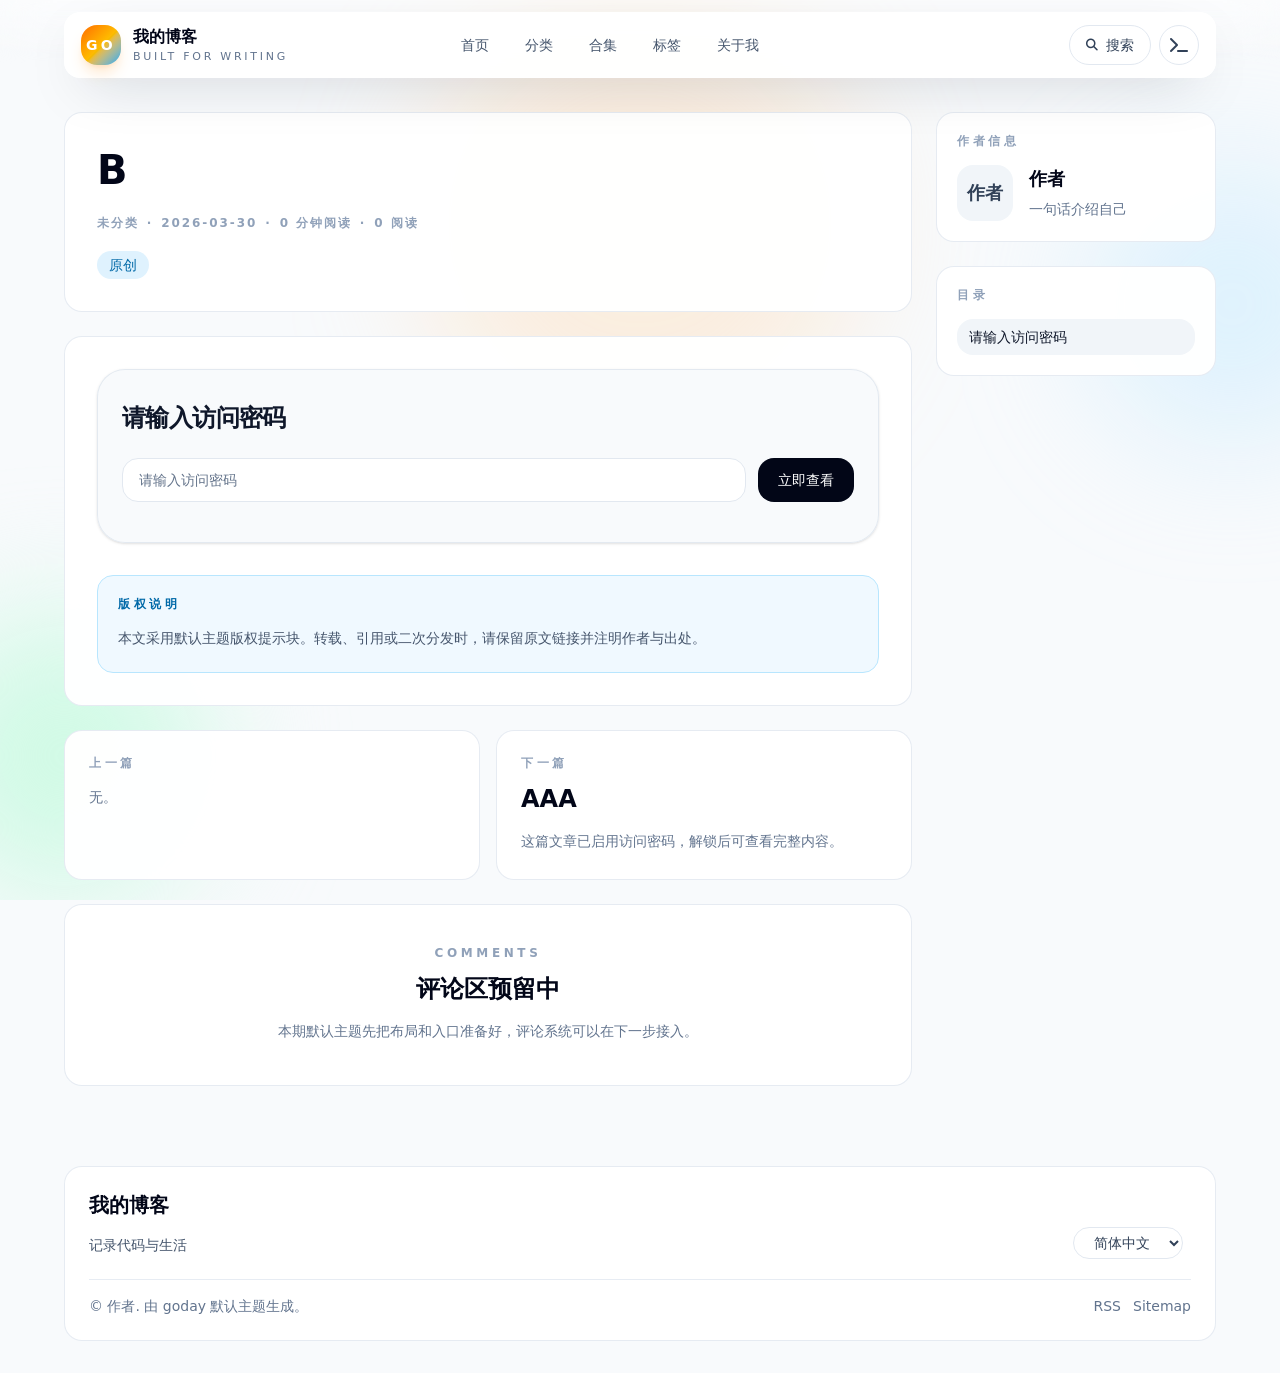
<file: p/kmit6dcht6nh/index.html>
<!doctype html>
<html lang="zh-CN">
<head>
  <meta charset="UTF-8">
  <meta name="viewport" content="width=device-width, initial-scale=1">
  <title>B - 我的博客</title>
<meta name="description" content="这篇文章已启用访问密码，解锁后可查看完整内容。">
<meta name="theme-color" content="#fff7ed">
<meta property="og:title" content="B - 我的博客">
<meta property="og:description" content="这篇文章已启用访问密码，解锁后可查看完整内容。">
<meta property="og:type" content="article">
<meta property="og:url" content="https:&#x2F;&#x2F;wenxb.github.io&#x2F;p&#x2F;kmit6dcht6nh&#x2F;">
<meta name="twitter:card" content="summary_large_image">
<link rel="canonical" href="https:&#x2F;&#x2F;wenxb.github.io&#x2F;p&#x2F;kmit6dcht6nh&#x2F;">

  <meta name="keywords" content="blog, tauri">


  <link rel="alternate" type="application/rss+xml" title="我的博客 RSS" href="/rss.xml">


  <link rel="stylesheet" href="https://cdn.bootcdn.net/ajax/libs/font-awesome/6.7.2/css/all.min.css">
  <link rel="stylesheet" href="/assets/css/main.css">
  
</head>
<body
  class="min-h-screen bg-slate-50 text-slate-900 antialiased dark:bg-stone-950 dark:text-zinc-100"
  data-default-language="zh-CN"
  data-color-mode="light"
  data-theme-name="Default Theme"
  data-theme-version="1.0.0"
  data-page-type="article"
>
  <div class="pointer-events-none fixed inset-0 -z-10 overflow-hidden">
    <div class="absolute left-1/2 top-0 h-[28rem] w-[28rem] -translate-x-1/2 rounded-full bg-orange-200/35 blur-3xl dark:bg-orange-500/12"></div>
    <div class="absolute right-[-6rem] top-40 h-72 w-72 rounded-full bg-sky-200/40 blur-3xl dark:bg-sky-500/10"></div>
    <div class="absolute bottom-0 left-[-5rem] h-72 w-72 rounded-full bg-emerald-100 blur-3xl dark:bg-emerald-500/10"></div>
  </div>
  <div class="pointer-events-none fixed inset-x-0 top-0 z-30 h-16 bg-white/45 [mask-image:linear-gradient(to_bottom,black,transparent)] backdrop-blur-xl dark:bg-stone-950/55"></div>

  <header class="fixed inset-x-0 top-0 z-40 px-5 pt-3 md:px-8">
  <div class="mx-auto max-w-6xl rounded-[1rem] border border-white/70 bg-white/95 px-4 py-2 shadow-[0_18px_56px_-24px_rgba(15,23,42,0.34)] backdrop-blur-md dark:border-zinc-700/80 dark:bg-zinc-900/92">
    <div class="flex items-center gap-3">
      <a class="flex min-w-0 items-center gap-3" href="/">
        <span class="inline-flex h-10 w-10 items-center justify-center rounded-2xl bg-gradient-to-br from-orange-500 via-amber-400 to-sky-500 text-sm font-bold uppercase tracking-[0.24em] text-white shadow-lg shadow-orange-400/20">Go</span>
        <span class="min-w-0">
          <span class="block truncate font-heading text-base font-semibold text-slate-950 dark:text-white">我的博客</span>
          <span class="block truncate text-[11px] uppercase tracking-[0.25em] text-slate-500 dark:text-slate-400">Built for writing</span>
        </span>
      </a>

      <nav class="mx-auto hidden items-center gap-1 rounded-full px-2 py-1.5 lg:flex">
        
          <a
            href="&#x2F;"
            
              data-i18n="nav.home"
            
            class="rounded-full px-4 py-2 text-sm font-medium transition text-slate-600 hover:bg-slate-100 hover:text-slate-950 dark:text-zinc-300 dark:hover:bg-zinc-800 dark:hover:text-white"
          >
            首页
          </a>
        
          <a
            href="&#x2F;category&#x2F;"
            
              data-i18n="nav.category"
            
            class="rounded-full px-4 py-2 text-sm font-medium transition text-slate-600 hover:bg-slate-100 hover:text-slate-950 dark:text-zinc-300 dark:hover:bg-zinc-800 dark:hover:text-white"
          >
            分类
          </a>
        
          <a
            href="&#x2F;collection&#x2F;"
            
              data-i18n="nav.collection"
            
            class="rounded-full px-4 py-2 text-sm font-medium transition text-slate-600 hover:bg-slate-100 hover:text-slate-950 dark:text-zinc-300 dark:hover:bg-zinc-800 dark:hover:text-white"
          >
            合集
          </a>
        
          <a
            href="&#x2F;tag&#x2F;"
            
              data-i18n="nav.tag"
            
            class="rounded-full px-4 py-2 text-sm font-medium transition text-slate-600 hover:bg-slate-100 hover:text-slate-950 dark:text-zinc-300 dark:hover:bg-zinc-800 dark:hover:text-white"
          >
            标签
          </a>
        
          <a
            href="&#x2F;about&#x2F;"
            
              data-i18n="nav.about"
            
            class="rounded-full px-4 py-2 text-sm font-medium transition text-slate-600 hover:bg-slate-100 hover:text-slate-950 dark:text-zinc-300 dark:hover:bg-zinc-800 dark:hover:text-white"
          >
            关于我
          </a>
        
      </nav>

      <div class="ml-auto flex items-center gap-2">
        <button
          type="button"
          class="theme-pill-button inline-flex h-10 cursor-pointer items-center gap-2 border border-slate-200 bg-white px-4 text-sm font-medium text-slate-700 transition hover:border-slate-300 hover:text-slate-950 dark:border-zinc-700 dark:bg-zinc-800 dark:text-zinc-100 dark:hover:bg-zinc-700 dark:hover:text-white"
          data-search-trigger
        >
          <i class="fa-solid fa-magnifying-glass text-xs"></i>
          <span data-i18n="search.open">搜索</span>
        </button>
        <button
          type="button"
          class="theme-pill-button inline-flex h-10 w-10 cursor-pointer items-center justify-center border border-slate-200 bg-white text-slate-700 transition hover:border-slate-300 hover:text-slate-950 dark:border-zinc-700 dark:bg-zinc-800 dark:text-zinc-100 dark:hover:bg-zinc-700 dark:hover:text-white"
          data-console-trigger
          title="打开控制台"
        >
          <i class="fa-solid fa-terminal"></i>
        </button>
        <button
          type="button"
          class="theme-pill-button inline-flex h-10 w-10 cursor-pointer items-center justify-center border border-slate-200 bg-white text-slate-700 transition hover:border-slate-300 hover:text-slate-950 dark:border-zinc-700 dark:bg-zinc-800 dark:text-zinc-100 dark:hover:bg-zinc-700 dark:hover:text-white lg:hidden"
          data-menu-trigger
          aria-expanded="false"
          aria-label="打开导航菜单"
        >
          <i class="fa-solid fa-bars"></i>
        </button>
      </div>
    </div>

    <nav class="mt-3 hidden flex-col gap-2 border-t border-slate-200 pt-3 dark:border-zinc-700 lg:hidden" data-mobile-nav>
      
        <a
          href="&#x2F;"
          
            data-i18n="nav.home"
          
          class="rounded-2xl px-4 py-3 text-sm font-medium transition bg-slate-100 text-slate-700 hover:bg-slate-200 dark:bg-zinc-800 dark:text-zinc-200 dark:hover:bg-zinc-700 dark:hover:text-white"
        >
          首页
        </a>
      
        <a
          href="&#x2F;category&#x2F;"
          
            data-i18n="nav.category"
          
          class="rounded-2xl px-4 py-3 text-sm font-medium transition bg-slate-100 text-slate-700 hover:bg-slate-200 dark:bg-zinc-800 dark:text-zinc-200 dark:hover:bg-zinc-700 dark:hover:text-white"
        >
          分类
        </a>
      
        <a
          href="&#x2F;collection&#x2F;"
          
            data-i18n="nav.collection"
          
          class="rounded-2xl px-4 py-3 text-sm font-medium transition bg-slate-100 text-slate-700 hover:bg-slate-200 dark:bg-zinc-800 dark:text-zinc-200 dark:hover:bg-zinc-700 dark:hover:text-white"
        >
          合集
        </a>
      
        <a
          href="&#x2F;tag&#x2F;"
          
            data-i18n="nav.tag"
          
          class="rounded-2xl px-4 py-3 text-sm font-medium transition bg-slate-100 text-slate-700 hover:bg-slate-200 dark:bg-zinc-800 dark:text-zinc-200 dark:hover:bg-zinc-700 dark:hover:text-white"
        >
          标签
        </a>
      
        <a
          href="&#x2F;about&#x2F;"
          
            data-i18n="nav.about"
          
          class="rounded-2xl px-4 py-3 text-sm font-medium transition bg-slate-100 text-slate-700 hover:bg-slate-200 dark:bg-zinc-800 dark:text-zinc-200 dark:hover:bg-zinc-700 dark:hover:text-white"
        >
          关于我
        </a>
      
    </nav>
  </div>
</header>


  <main class="px-5 pb-20 pt-24 md:px-8 md:pt-28">
    <div class="mx-auto max-w-6xl">
      
  <article class="mx-auto max-w-6xl">
    <div class="grid gap-6 lg:grid-cols-[minmax(0,1fr)_280px]">
      <div class="min-w-0">
        <div class="theme-card p-6 md:p-8">
          <h1 class="max-w-[800px] font-heading text-[2rem] font-semibold leading-tight text-slate-950 dark:text-white md:text-[2.5rem]">B</h1>

          <div class="mt-5 flex flex-wrap items-center gap-2 text-xs font-semibold tracking-[0.16em] text-slate-400 dark:text-zinc-400">
            <a class="transition hover:text-slate-900 dark:hover:text-white" href="&#x2F;category&#x2F;uncategorized&#x2F;">未分类</a>
            <span>·</span>
            <span>2026-03-30</span>
            <span>·</span>
            <span>0 分钟阅读</span>
            <span>·</span>
            <span>0 阅读</span>
          </div>

          <div class="mt-5 flex flex-wrap items-center gap-2">
            
            
              <span class="rounded-full bg-sky-100 px-3 py-1 text-sm font-medium text-sky-700 dark:bg-sky-500/12 dark:text-sky-100">原创</span>
            
            
          </div>
        </div>

        

        <div class="theme-card mt-6 p-6 md:p-8">
          <div
            class="prose prose-slate max-w-[790px] prose-headings:font-heading prose-headings:tracking-tight prose-a:no-underline prose-pre:overflow-x-auto prose-pre:rounded-[1rem] prose-pre:bg-slate-950 prose-pre:p-0 prose-img:rounded-[1rem] dark:prose-invert"
            data-article-content
            data-pagefind-body
          >
            <span class="hidden" data-pagefind-filter="category:uncategorized">未分类</span>
            
            
            
<section
  class="goday-protected-article rounded-[1.75rem] border border-slate-200/90 bg-slate-50/95 p-5 shadow-sm dark:border-zinc-700 dark:bg-zinc-900/70 md:p-6"
  data-protected-article
  data-article-slug="kmit6dcht6nh"
  data-article-id="12"
  data-article-version="2026-03-30T19:09:45.555877+00:00"
  data-worker-url="https://blog-dev.i3716.workers.dev/"
  data-cipher="v1.TrXyYbhn+JP+gabg.swwFiWyQHi9Gr+fPlsZvThTq8GHwTWURF+PlsnDgmABn0VVUCQuhm+LaupNhtQnGgmC8Snxh0FPCetUNjZyyLesQQvzrapAfUKnuGioANvNxJbx7HzDmvc5WRCyeVWkUmScR"
  data-cache-ttl="259200"
>
  <div class="space-y-4" data-password-gate>
    <div>
      <h2 class="mt-2 font-heading text-2xl font-semibold text-slate-950 dark:text-white">请输入访问密码</h2>
    </div>

    <div class="flex flex-col gap-3 sm:flex-row">
      <input
        type="text"
        class="goday-protected-input flex-1"
        placeholder="请输入访问密码"
        data-password-input
      />
      <button
        type="button"
        class="goday-protected-submit"
        data-password-submit
      >
        立即查看
      </button>
    </div>

    <p class="hidden text-sm text-red-600 dark:text-red-300" data-password-error></p>
    <p class="hidden text-sm text-slate-500 dark:text-slate-400" data-password-status></p>
  </div>

  <div class="hidden" data-protected-render></div>
</section>
<script defer src="/assets/js/unlock.js"></script>

          </div>

          

          <div class="mt-8 rounded-[1rem] border border-sky-200 bg-sky-50 p-5 text-sm leading-7 text-slate-600 dark:border-sky-500/20 dark:bg-sky-500/8 dark:text-zinc-300">
            <p class="text-xs font-semibold uppercase tracking-[0.3em] text-sky-700 dark:text-sky-200" data-i18n="post.copyright">版权说明</p>
            <p class="mt-3" data-i18n="post.copyrightBody">本文采用默认主题版权提示块。转载、引用或二次分发时，请保留原文链接并注明作者与出处。</p>
          </div>
        </div>

        <div class="mt-6 grid gap-4 md:grid-cols-2">
          <div class="theme-card p-6">
            <p class="text-xs font-semibold uppercase tracking-[0.3em] text-slate-400 dark:text-slate-500" data-i18n="post.prev">上一篇</p>
            
              <p class="mt-3 text-sm leading-7 text-slate-500 dark:text-slate-400">无。</p>
            
          </div>
          <div class="theme-card p-6">
            <p class="text-xs font-semibold uppercase tracking-[0.3em] text-slate-400 dark:text-slate-500" data-i18n="post.next">下一篇</p>
            
              <a class="mt-3 block font-heading text-2xl font-semibold text-slate-950 transition hover:text-orange-600 dark:text-white dark:hover:text-orange-300" href="&#x2F;p&#x2F;aep1noiskg6b&#x2F;">AAA</a>
              <p class="mt-3 text-sm leading-7 text-slate-500 dark:text-slate-400">这篇文章已启用访问密码，解锁后可查看完整内容。</p>
            
          </div>
        </div>

        
          <section class="theme-card mt-6 border-dashed px-6 py-10 text-center dark:border-zinc-700">
            <p class="text-xs font-semibold uppercase tracking-[0.3em] text-slate-400 dark:text-slate-500">Comments</p>
            <h2 class="mt-3 font-heading text-2xl font-semibold text-slate-950 dark:text-white">评论区预留中</h2>
            <p class="mt-3 text-sm leading-7 text-slate-500 dark:text-slate-400">本期默认主题先把布局和入口准备好，评论系统可以在下一步接入。</p>
          </section>
        
      </div>

      <aside class="space-y-6">
        <section class="theme-card p-5">
          <p class="text-xs font-semibold uppercase tracking-[0.3em] text-slate-400 dark:text-slate-500" data-i18n="post.author">作者信息</p>
          <div class="mt-4 flex items-center gap-4">
            
              <a href="/about/" class="inline-flex h-14 w-14 items-center justify-center rounded-2xl bg-slate-100 font-heading text-lg font-semibold text-slate-700 transition hover:bg-slate-200 dark:bg-zinc-800 dark:text-zinc-100 dark:hover:bg-zinc-700">作者</a>
            
            <div>
              <a href="/about/" class="font-heading text-lg font-semibold text-slate-950 transition hover:text-orange-600 dark:text-white dark:hover:text-orange-300">作者</a>
              <p class="mt-1 text-sm leading-6 text-slate-500 dark:text-slate-400">一句话介绍自己</p>
            </div>
          </div>
        </section>

        <div class="space-y-6 lg:sticky lg:top-24">
          <section class="theme-card p-5" data-toc-section>
            <div class="flex items-center justify-between gap-3">
              <p class="text-xs font-semibold uppercase tracking-[0.3em] text-slate-400 dark:text-zinc-400" data-i18n="post.toc">目录</p>
            </div>
            <nav class="mt-4 space-y-1 text-sm text-slate-600 dark:text-zinc-300" data-toc-host>
              <p class="theme-card-muted px-3 py-2 text-slate-500 dark:text-zinc-400" data-i18n="post.tocEmpty">当前文章还没有可生成目录的标题。</p>
            </nav>
          </section>

          
        </div>
      </aside>
    </div>
  </article>

    </div>
  </main>

  <footer class="px-5 pb-8 md:px-8">
  <div class="theme-card mx-auto max-w-6xl p-5 md:p-6">
    <div class="flex flex-col gap-5 md:flex-row md:items-end md:justify-between">
      <div class="space-y-3">
        <h2 class="font-heading text-xl font-semibold text-slate-950 dark:text-white">我的博客</h2>
        <p class="max-w-xl text-sm leading-7 text-slate-600 dark:text-slate-300">记录代码与生活</p>
      </div>

      <div class="flex items-center justify-end pr-1 md:pr-2">
        <select
          class="theme-pill-button border border-slate-200 bg-white px-4 py-1.5 text-sm text-slate-700 outline-none transition hover:border-slate-300 dark:border-zinc-700 dark:bg-zinc-800 dark:text-zinc-100"
          data-language-switcher
        >
          <option value="zh-CN">简体中文</option>
          <option value="en-US">English</option>
        </select>
      </div>
    </div>

    <div class="mt-5 flex flex-col gap-3 border-t border-slate-200/80 pt-4 text-sm text-slate-500 dark:border-zinc-800 dark:text-zinc-400 md:flex-row md:items-center md:justify-between">
      <p>
        © 作者.
        <span data-i18n="footer.copy">由 goday 默认主题生成。</span>
      </p>
      <div class="flex flex-wrap items-center gap-3 md:justify-end">
        <a class="transition hover:text-slate-950 dark:hover:text-white" href="/rss.xml" data-i18n="footer.rss">RSS</a>
        <a class="transition hover:text-slate-950 dark:hover:text-white" href="/sitemap.xml" data-i18n="footer.sitemap">Sitemap</a>
      </div>
    </div>
  </div>
</footer>


  <div
    class="theme-modal fixed inset-0 z-50 hidden items-start justify-center bg-slate-950/18 p-4"
    data-search-modal
    data-open="false"
    aria-hidden="true"
  >
    <div class="theme-modal-panel theme-search-panel mt-8 w-full max-w-3xl border p-4 md:mt-12 md:p-6">
      <div class="mb-4 flex items-center justify-between gap-4">
        <div>
          <h2 class="font-heading text-2xl font-semibold text-slate-950 dark:text-white" data-i18n="search.title">搜索</h2>
        </div>
        <button
          type="button"
          class="theme-pill-button inline-flex h-10 w-10 cursor-pointer items-center justify-center border border-slate-200 bg-white text-slate-700 transition hover:bg-slate-100 dark:border-zinc-700 dark:bg-zinc-800 dark:text-zinc-100 dark:hover:bg-zinc-700 dark:hover:text-white"
          data-search-close
          aria-label="关闭搜索"
        >
          <i class="fa-solid fa-xmark"></i>
        </button>
      </div>
      <div data-search-host></div>
      <p class="mt-4 hidden rounded-xl border border-slate-200/90 bg-slate-100/95 px-4 py-3 text-sm text-slate-600 dark:border-zinc-700 dark:bg-zinc-800 dark:text-zinc-200" data-search-status></p>
    </div>
  </div>

  <div
    class="theme-modal fixed inset-0 z-50 hidden items-center justify-center bg-slate-950/18 p-4 text-slate-100"
    data-console-modal
    data-open="false"
    aria-hidden="true"
  >
    <div class="theme-modal-panel goday-console w-full max-w-2xl border border-orange-200/65 bg-orange-50/96 p-5 text-slate-900 dark:border-orange-500/20 dark:bg-stone-900/94 dark:text-slate-100 md:p-6 theme-card">
      <div class="flex items-start justify-between gap-4">
        <div>
          <p class="text-sm font-medium uppercase tracking-[0.3em] text-orange-300" data-i18n="console.kicker">Console</p>
          <h2 class="mt-2 font-heading text-3xl font-semibold text-slate-950 dark:text-white" data-i18n="console.title">控制台</h2>
        </div>
        <button
          type="button"
          class="theme-pill-button inline-flex h-11 w-11 cursor-pointer items-center justify-center border border-orange-200 bg-white/80 text-slate-700 transition hover:border-orange-300 hover:text-slate-950 dark:border-zinc-700 dark:bg-zinc-800 dark:text-zinc-100 dark:hover:bg-zinc-700 dark:hover:text-white"
          data-console-close
          aria-label="关闭控制台"
        >
          <i class="fa-solid fa-xmark"></i>
        </button>
      </div>

      <div class="mt-6">
        <section class="theme-card-muted p-5 dark:border-orange-500/20 dark:bg-stone-950/70">
          <p class="text-xs font-semibold uppercase tracking-[0.3em] text-slate-400" data-i18n="console.runtime">Runtime</p>
          <div class="mt-5 grid gap-3 text-sm text-slate-600 dark:text-slate-300">
            <div class="flex items-center justify-between gap-3">
              <span data-i18n="console.site">站点</span>
              <span class="text-right text-slate-950 dark:text-white">我的博客</span>
            </div>
            <div class="flex items-center justify-between gap-3">
              <span data-i18n="console.route">路径</span>
              <span class="text-right text-slate-950 dark:text-white" data-console-value="route">https:&#x2F;&#x2F;wenxb.github.io&#x2F;p&#x2F;kmit6dcht6nh&#x2F;</span>
            </div>
            <div class="flex items-center justify-between gap-3">
              <span data-i18n="console.theme">主题</span>
              <span class="text-right text-slate-950 dark:text-white" data-console-value="theme">Default Theme 1.0.0</span>
            </div>
            <div class="flex items-center justify-between gap-3">
              <span data-i18n="console.pageType">页面类型</span>
              <span class="text-right text-slate-950 dark:text-white" data-console-value="pageType">article</span>
            </div>
            <div class="flex items-center justify-between gap-3">
              <span data-i18n="console.language">界面语言</span>
              <span class="text-right text-slate-950 dark:text-white" data-console-value="language" data-console-language>zh-CN</span>
            </div>
            <div class="flex items-center justify-between gap-3">
              <span data-i18n="console.mode">外观模式</span>
              <span class="text-right text-slate-950 dark:text-white" data-console-value="mode" data-console-theme-mode>auto</span>
            </div>
            <div class="flex items-center justify-between gap-3">
              <span data-i18n="console.headings">标题数</span>
              <span class="text-right text-slate-950 dark:text-white" data-console-value="headings">0</span>
            </div>
          </div>
          <div class="mt-5 flex justify-end">
            <button
              type="button"
              class="theme-pill-button inline-flex h-10 cursor-pointer items-center gap-2 border border-orange-200 bg-white px-4 text-sm font-medium text-slate-700 transition hover:border-orange-300 hover:text-slate-950 dark:border-zinc-700 dark:bg-zinc-800 dark:text-zinc-100 dark:hover:bg-zinc-700 dark:hover:text-white"
              data-theme-toggle
            >
              <i class="fa-solid fa-moon"></i>
              <span data-i18n="console.toggleTheme">切换外观</span>
            </button>
          </div>
        </section>
      </div>
    </div>
  </div>

  <script type="module" src="/assets/js/main.js"></script>
  
</body>
</html>
</file>
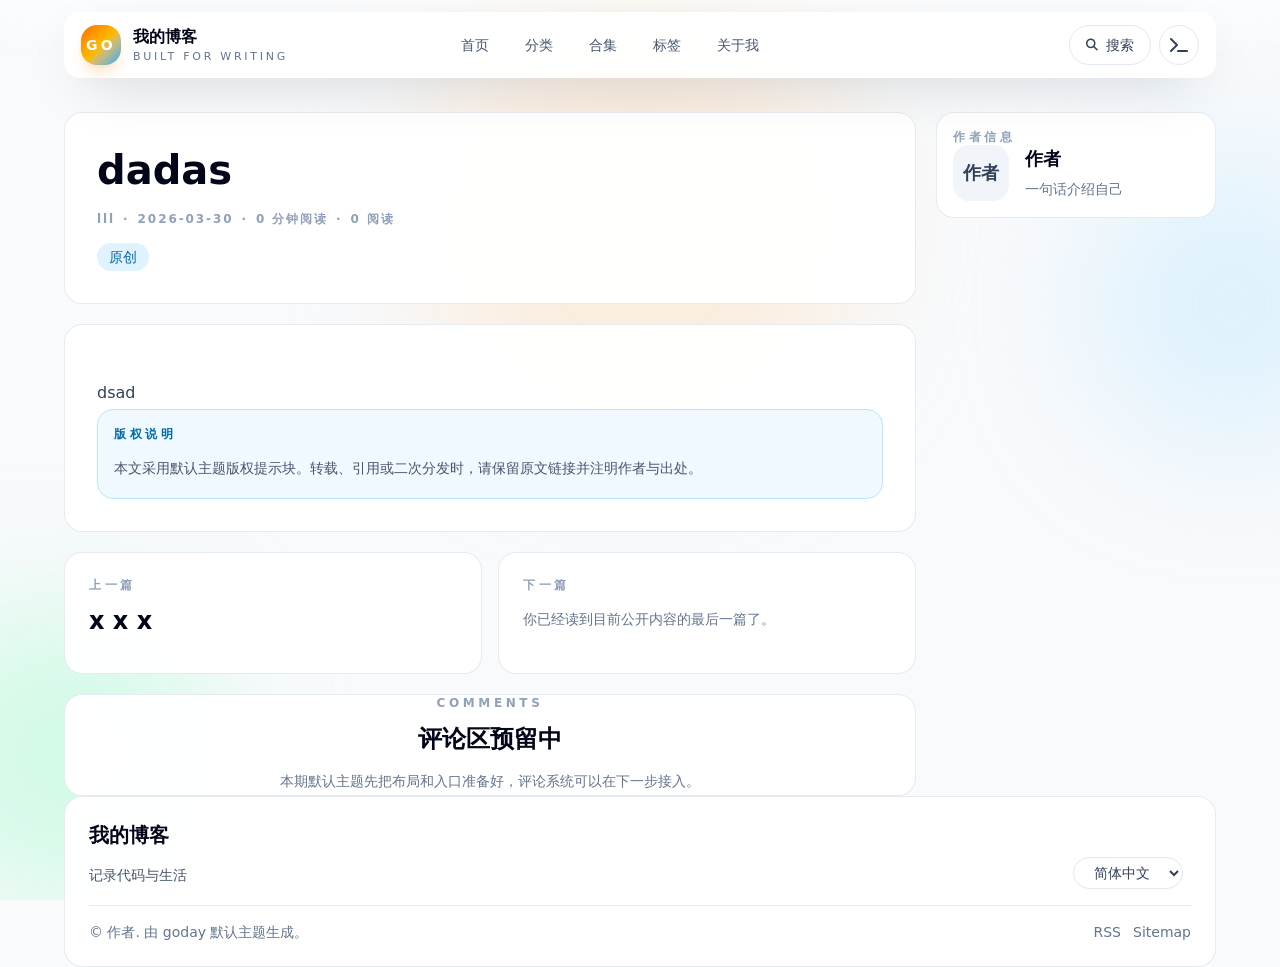
<file: p/w5f7hgbm24p0/index.html>
<!doctype html>
<html lang="zh-CN">
<head>
  <meta charset="UTF-8">
  <meta name="viewport" content="width=device-width, initial-scale=1">
  <title>dadas - 我的博客</title>
<meta name="description" content="记录代码与生活">
<meta name="theme-color" content="#fff7ed">
<meta property="og:title" content="dadas - 我的博客">
<meta property="og:description" content="记录代码与生活">
<meta property="og:type" content="article">
<meta property="og:url" content="http:&#x2F;&#x2F;wenxb.github.io&#x2F;p&#x2F;w5f7hgbm24p0&#x2F;">
<meta name="twitter:card" content="summary_large_image">
<link rel="canonical" href="http:&#x2F;&#x2F;wenxb.github.io&#x2F;p&#x2F;w5f7hgbm24p0&#x2F;">

  <meta name="keywords" content="blog, tauri">


  <link rel="alternate" type="application/rss+xml" title="我的博客 RSS" href="/rss.xml">


  <link rel="stylesheet" href="https://cdn.bootcdn.net/ajax/libs/font-awesome/6.7.2/css/all.min.css">
  <link rel="stylesheet" href="/assets/css/main.css">
  
</head>
<body
  class="min-h-screen bg-slate-50 text-slate-900 antialiased dark:bg-stone-950 dark:text-zinc-100"
  data-default-language="zh-CN"
  data-color-mode="light"
  data-theme-name="Default Theme"
  data-theme-version="1.0.0"
  data-page-type="article"
>
  <div class="pointer-events-none fixed inset-0 -z-10 overflow-hidden">
    <div class="absolute left-1/2 top-0 h-[28rem] w-[28rem] -translate-x-1/2 rounded-full bg-orange-200/35 blur-3xl dark:bg-orange-500/12"></div>
    <div class="absolute right-[-6rem] top-40 h-72 w-72 rounded-full bg-sky-200/40 blur-3xl dark:bg-sky-500/10"></div>
    <div class="absolute bottom-0 left-[-5rem] h-72 w-72 rounded-full bg-emerald-100 blur-3xl dark:bg-emerald-500/10"></div>
  </div>
  <div class="pointer-events-none fixed inset-x-0 top-0 z-30 h-16 bg-white/45 [mask-image:linear-gradient(to_bottom,black,transparent)] backdrop-blur-xl dark:bg-stone-950/55"></div>

  <header class="fixed inset-x-0 top-0 z-40 px-5 pt-3 md:px-8">
  <div class="mx-auto max-w-6xl rounded-[1rem] border border-white/70 bg-white/95 px-4 py-2 shadow-[0_18px_56px_-24px_rgba(15,23,42,0.34)] backdrop-blur-md dark:border-zinc-700/80 dark:bg-zinc-900/92">
    <div class="flex items-center gap-3">
      <a class="flex min-w-0 items-center gap-3" href="/">
        <span class="inline-flex h-10 w-10 items-center justify-center rounded-2xl bg-gradient-to-br from-orange-500 via-amber-400 to-sky-500 text-sm font-bold uppercase tracking-[0.24em] text-white shadow-lg shadow-orange-400/20">Go</span>
        <span class="min-w-0">
          <span class="block truncate font-heading text-base font-semibold text-slate-950 dark:text-white">我的博客</span>
          <span class="block truncate text-[11px] uppercase tracking-[0.25em] text-slate-500 dark:text-slate-400">Built for writing</span>
        </span>
      </a>

      <nav class="mx-auto hidden items-center gap-1 rounded-full px-2 py-1.5 lg:flex">
        
          <a
            href="&#x2F;"
            
              data-i18n="nav.home"
            
            class="rounded-full px-4 py-2 text-sm font-medium transition text-slate-600 hover:bg-slate-100 hover:text-slate-950 dark:text-zinc-300 dark:hover:bg-zinc-800 dark:hover:text-white"
          >
            首页
          </a>
        
          <a
            href="&#x2F;category&#x2F;"
            
              data-i18n="nav.category"
            
            class="rounded-full px-4 py-2 text-sm font-medium transition text-slate-600 hover:bg-slate-100 hover:text-slate-950 dark:text-zinc-300 dark:hover:bg-zinc-800 dark:hover:text-white"
          >
            分类
          </a>
        
          <a
            href="&#x2F;collection&#x2F;"
            
              data-i18n="nav.collection"
            
            class="rounded-full px-4 py-2 text-sm font-medium transition text-slate-600 hover:bg-slate-100 hover:text-slate-950 dark:text-zinc-300 dark:hover:bg-zinc-800 dark:hover:text-white"
          >
            合集
          </a>
        
          <a
            href="&#x2F;tag&#x2F;"
            
              data-i18n="nav.tag"
            
            class="rounded-full px-4 py-2 text-sm font-medium transition text-slate-600 hover:bg-slate-100 hover:text-slate-950 dark:text-zinc-300 dark:hover:bg-zinc-800 dark:hover:text-white"
          >
            标签
          </a>
        
          <a
            href="&#x2F;about&#x2F;"
            
              data-i18n="nav.about"
            
            class="rounded-full px-4 py-2 text-sm font-medium transition text-slate-600 hover:bg-slate-100 hover:text-slate-950 dark:text-zinc-300 dark:hover:bg-zinc-800 dark:hover:text-white"
          >
            关于我
          </a>
        
      </nav>

      <div class="ml-auto flex items-center gap-2">
        <button
          type="button"
          class="theme-pill-button inline-flex h-10 cursor-pointer items-center gap-2 border border-slate-200 bg-white px-4 text-sm font-medium text-slate-700 transition hover:border-slate-300 hover:text-slate-950 dark:border-zinc-700 dark:bg-zinc-800 dark:text-zinc-100 dark:hover:bg-zinc-700 dark:hover:text-white"
          data-search-trigger
        >
          <i class="fa-solid fa-magnifying-glass text-xs"></i>
          <span data-i18n="search.open">搜索</span>
        </button>
        <button
          type="button"
          class="theme-pill-button inline-flex h-10 w-10 cursor-pointer items-center justify-center border border-slate-200 bg-white text-slate-700 transition hover:border-slate-300 hover:text-slate-950 dark:border-zinc-700 dark:bg-zinc-800 dark:text-zinc-100 dark:hover:bg-zinc-700 dark:hover:text-white"
          data-console-trigger
          title="打开控制台"
        >
          <i class="fa-solid fa-terminal"></i>
        </button>
        <button
          type="button"
          class="theme-pill-button inline-flex h-10 w-10 cursor-pointer items-center justify-center border border-slate-200 bg-white text-slate-700 transition hover:border-slate-300 hover:text-slate-950 dark:border-zinc-700 dark:bg-zinc-800 dark:text-zinc-100 dark:hover:bg-zinc-700 dark:hover:text-white lg:hidden"
          data-menu-trigger
          aria-expanded="false"
          aria-label="打开导航菜单"
        >
          <i class="fa-solid fa-bars"></i>
        </button>
      </div>
    </div>

    <nav class="mt-3 hidden flex-col gap-2 border-t border-slate-200 pt-3 dark:border-zinc-700 lg:hidden" data-mobile-nav>
      
        <a
          href="&#x2F;"
          
            data-i18n="nav.home"
          
          class="rounded-2xl px-4 py-3 text-sm font-medium transition bg-slate-100 text-slate-700 hover:bg-slate-200 dark:bg-zinc-800 dark:text-zinc-200 dark:hover:bg-zinc-700 dark:hover:text-white"
        >
          首页
        </a>
      
        <a
          href="&#x2F;category&#x2F;"
          
            data-i18n="nav.category"
          
          class="rounded-2xl px-4 py-3 text-sm font-medium transition bg-slate-100 text-slate-700 hover:bg-slate-200 dark:bg-zinc-800 dark:text-zinc-200 dark:hover:bg-zinc-700 dark:hover:text-white"
        >
          分类
        </a>
      
        <a
          href="&#x2F;collection&#x2F;"
          
            data-i18n="nav.collection"
          
          class="rounded-2xl px-4 py-3 text-sm font-medium transition bg-slate-100 text-slate-700 hover:bg-slate-200 dark:bg-zinc-800 dark:text-zinc-200 dark:hover:bg-zinc-700 dark:hover:text-white"
        >
          合集
        </a>
      
        <a
          href="&#x2F;tag&#x2F;"
          
            data-i18n="nav.tag"
          
          class="rounded-2xl px-4 py-3 text-sm font-medium transition bg-slate-100 text-slate-700 hover:bg-slate-200 dark:bg-zinc-800 dark:text-zinc-200 dark:hover:bg-zinc-700 dark:hover:text-white"
        >
          标签
        </a>
      
        <a
          href="&#x2F;about&#x2F;"
          
            data-i18n="nav.about"
          
          class="rounded-2xl px-4 py-3 text-sm font-medium transition bg-slate-100 text-slate-700 hover:bg-slate-200 dark:bg-zinc-800 dark:text-zinc-200 dark:hover:bg-zinc-700 dark:hover:text-white"
        >
          关于我
        </a>
      
    </nav>
  </div>
</header>


  <main class="px-4 pb-18 pt-22 md:px-8 md:pt-28">
    <div class="mx-auto max-w-6xl">
      
  <article class="mx-auto max-w-6xl">
    <div class="grid gap-5 lg:grid-cols-[minmax(0,1fr)_280px]">
      <div class="min-w-0">
        <div class="theme-card p-5 md:p-8">
          <h1 class="max-w-[800px] font-heading text-[2rem] font-semibold leading-tight text-slate-950 dark:text-white md:text-[2.5rem]">dadas</h1>

          <div class="mt-4 flex flex-wrap items-center gap-2 text-xs font-semibold tracking-[0.16em] text-slate-400 dark:text-zinc-400">
            <a class="transition hover:text-slate-900 dark:hover:text-white" href="&#x2F;category&#x2F;lll&#x2F;">lll</a>
            <span>·</span>
            <span>2026-03-30</span>
            <span>·</span>
            <span>0 分钟阅读</span>
            <span>·</span>
            <span>0 阅读</span>
          </div>

          <div class="mt-4 flex flex-wrap items-center gap-2">
            
            
              <span class="rounded-full bg-sky-100 px-3 py-1 text-sm font-medium text-sky-700 dark:bg-sky-500/12 dark:text-sky-100">原创</span>
            
            
          </div>
        </div>

        

        <div class="theme-card mt-5 p-5 md:p-8">
          <div
            class="prose prose-slate max-w-[790px] prose-headings:font-heading prose-headings:tracking-tight prose-a:no-underline prose-pre:overflow-x-auto prose-pre:rounded-[1rem] prose-pre:bg-slate-950 prose-pre:p-0 prose-img:rounded-[1rem] dark:prose-invert"
            data-article-content
            data-pagefind-body
          >
            <span class="hidden" data-pagefind-filter="category:lll">lll</span>
            
            
            <p class="editor-paragraph"><span style="white-space: pre-wrap;">dsad</span></p>
          </div>

          

          <div class="mt-7 rounded-[1rem] border border-sky-200 bg-sky-50 p-4 text-sm leading-7 text-slate-600 dark:border-sky-500/20 dark:bg-sky-500/8 dark:text-zinc-300 md:p-5">
            <p class="text-xs font-semibold uppercase tracking-[0.3em] text-sky-700 dark:text-sky-200" data-i18n="post.copyright">版权说明</p>
            <p class="mt-3" data-i18n="post.copyrightBody">本文采用默认主题版权提示块。转载、引用或二次分发时，请保留原文链接并注明作者与出处。</p>
          </div>
        </div>

        <div class="mt-5 grid gap-4 md:grid-cols-2">
          <div class="theme-card p-5 md:p-6">
            <p class="text-xs font-semibold uppercase tracking-[0.3em] text-slate-400 dark:text-slate-500" data-i18n="post.prev">上一篇</p>
            
              <a class="mt-3 block font-heading text-2xl font-semibold text-slate-950 transition hover:text-orange-600 dark:text-white dark:hover:text-orange-300" href="&#x2F;p&#x2F;td9pm252rvfx&#x2F;">x x x</a>
              <p class="mt-3 text-sm leading-7 text-slate-500 dark:text-slate-400"></p>
            
          </div>
          <div class="theme-card p-5 md:p-6">
            <p class="text-xs font-semibold uppercase tracking-[0.3em] text-slate-400 dark:text-slate-500" data-i18n="post.next">下一篇</p>
            
              <p class="mt-3 text-sm leading-7 text-slate-500 dark:text-slate-400">你已经读到目前公开内容的最后一篇了。</p>
            
          </div>
        </div>

        
          <section class="theme-card mt-5 border-dashed px-5 py-9 text-center dark:border-zinc-700 md:px-6 md:py-10">
            <p class="text-xs font-semibold uppercase tracking-[0.3em] text-slate-400 dark:text-slate-500">Comments</p>
            <h2 class="mt-3 font-heading text-2xl font-semibold text-slate-950 dark:text-white">评论区预留中</h2>
            <p class="mt-3 text-sm leading-7 text-slate-500 dark:text-slate-400">本期默认主题先把布局和入口准备好，评论系统可以在下一步接入。</p>
          </section>
        
      </div>

      <aside class="space-y-5">
        <section class="theme-card p-4 md:p-5">
          <p class="text-xs font-semibold uppercase tracking-[0.3em] text-slate-400 dark:text-slate-500" data-i18n="post.author">作者信息</p>
          <div class="mt-3.5 flex items-center gap-4">
            
              <a href="/about/" class="inline-flex h-14 w-14 items-center justify-center rounded-2xl bg-slate-100 font-heading text-lg font-semibold text-slate-700 transition hover:bg-slate-200 dark:bg-zinc-800 dark:text-zinc-100 dark:hover:bg-zinc-700">作者</a>
            
            <div>
              <a href="/about/" class="font-heading text-lg font-semibold text-slate-950 transition hover:text-orange-600 dark:text-white dark:hover:text-orange-300">作者</a>
              <p class="mt-1 text-sm leading-6 text-slate-500 dark:text-slate-400">一句话介绍自己</p>
            </div>
          </div>
        </section>

        <div class="space-y-5 lg:sticky lg:top-24">
          <section class="theme-card p-4 md:p-5" data-toc-section>
            <div class="flex items-center justify-between gap-3">
              <p class="text-xs font-semibold uppercase tracking-[0.3em] text-slate-400 dark:text-zinc-400" data-i18n="post.toc">目录</p>
            </div>
            <nav class="mt-3.5 space-y-1 text-sm text-slate-600 dark:text-zinc-300" data-toc-host>
              <p class="theme-card-muted px-3 py-2 text-slate-500 dark:text-zinc-400" data-i18n="post.tocEmpty">当前文章还没有可生成目录的标题。</p>
            </nav>
          </section>

          
        </div>
      </aside>
    </div>
  </article>

    </div>
  </main>

  <footer class="px-4 pb-7 md:px-8">
  <div class="theme-card mx-auto max-w-6xl p-4 md:p-6">
    <div class="flex flex-col gap-4 md:flex-row md:items-end md:justify-between">
      <div class="space-y-3">
        <h2 class="font-heading text-xl font-semibold text-slate-950 dark:text-white">我的博客</h2>
        <p class="max-w-xl text-sm leading-7 text-slate-600 dark:text-slate-300">记录代码与生活</p>
      </div>

      <div class="flex items-center justify-end pr-1 md:pr-2">
        <select
          class="theme-pill-button border border-slate-200 bg-white px-4 py-1.5 text-sm text-slate-700 outline-none transition hover:border-slate-300 dark:border-zinc-700 dark:bg-zinc-800 dark:text-zinc-100"
          data-language-switcher
        >
          <option value="zh-CN">简体中文</option>
          <option value="en-US">English</option>
        </select>
      </div>
    </div>

    <div class="mt-4 flex flex-col gap-3 border-t border-slate-200/80 pt-4 text-sm text-slate-500 dark:border-zinc-800 dark:text-zinc-400 md:flex-row md:items-center md:justify-between">
      <p>
        © 作者.
        <span data-i18n="footer.copy">由 goday 默认主题生成。</span>
      </p>
      <div class="flex flex-wrap items-center gap-3 md:justify-end">
        <a class="transition hover:text-slate-950 dark:hover:text-white" href="/rss.xml" data-i18n="footer.rss">RSS</a>
        <a class="transition hover:text-slate-950 dark:hover:text-white" href="/sitemap.xml" data-i18n="footer.sitemap">Sitemap</a>
      </div>
    </div>
  </div>
</footer>


  <div
    class="theme-modal fixed inset-0 z-50 hidden items-start justify-center bg-slate-950/18 p-3 md:p-4"
    data-search-modal
    data-open="false"
    aria-hidden="true"
  >
    <div class="theme-modal-panel theme-search-panel mt-6 w-full max-w-3xl rounded-[1.125rem] border p-4 md:mt-12 md:p-6">
      <div class="mb-4 flex items-center justify-between gap-4">
        <div>
          <h2 class="font-heading text-2xl font-semibold text-slate-950 dark:text-white" data-i18n="search.title">搜索</h2>
        </div>
        <button
          type="button"
          class="theme-pill-button inline-flex h-10 w-10 cursor-pointer items-center justify-center border border-slate-200 bg-white text-slate-700 transition hover:bg-slate-100 dark:border-zinc-700 dark:bg-zinc-800 dark:text-zinc-100 dark:hover:bg-zinc-700 dark:hover:text-white"
          data-search-close
          aria-label="关闭搜索"
        >
          <i class="fa-solid fa-xmark"></i>
        </button>
      </div>
      <div data-search-host></div>
      <p class="mt-4 hidden rounded-xl border border-slate-200/90 bg-slate-100/95 px-4 py-3 text-sm text-slate-600 dark:border-zinc-700 dark:bg-zinc-800 dark:text-zinc-200" data-search-status></p>
    </div>
  </div>

  <div
    class="theme-modal fixed inset-0 z-50 hidden items-center justify-center bg-slate-950/18 p-3 md:p-4 text-slate-100"
    data-console-modal
    data-open="false"
    aria-hidden="true"
  >
    <div class="theme-modal-panel goday-console w-full max-w-2xl border border-orange-200/65 bg-orange-50/96 p-5 text-slate-900 dark:border-orange-500/20 dark:bg-stone-900/94 dark:text-slate-100 md:p-6 theme-card">
      <div class="flex items-start justify-between gap-4">
        <div>
          <p class="text-sm font-medium uppercase tracking-[0.3em] text-orange-300" data-i18n="console.kicker">Console</p>
          <h2 class="mt-2 font-heading text-3xl font-semibold text-slate-950 dark:text-white" data-i18n="console.title">控制台</h2>
        </div>
        <button
          type="button"
          class="theme-pill-button inline-flex h-11 w-11 cursor-pointer items-center justify-center border border-orange-200 bg-white/80 text-slate-700 transition hover:border-orange-300 hover:text-slate-950 dark:border-zinc-700 dark:bg-zinc-800 dark:text-zinc-100 dark:hover:bg-zinc-700 dark:hover:text-white"
          data-console-close
          aria-label="关闭控制台"
        >
          <i class="fa-solid fa-xmark"></i>
        </button>
      </div>

      <div class="mt-6">
        <section class="theme-card-muted p-5 dark:border-orange-500/20 dark:bg-stone-950/70">
          <p class="text-xs font-semibold uppercase tracking-[0.3em] text-slate-400" data-i18n="console.runtime">Runtime</p>
          <div class="mt-5 grid gap-3 text-sm text-slate-600 dark:text-slate-300">
            <div class="flex items-center justify-between gap-3">
              <span data-i18n="console.site">站点</span>
              <span class="text-right text-slate-950 dark:text-white">我的博客</span>
            </div>
            <div class="flex items-center justify-between gap-3">
              <span data-i18n="console.route">路径</span>
              <span class="text-right text-slate-950 dark:text-white" data-console-value="route">http:&#x2F;&#x2F;wenxb.github.io&#x2F;p&#x2F;w5f7hgbm24p0&#x2F;</span>
            </div>
            <div class="flex items-center justify-between gap-3">
              <span data-i18n="console.theme">主题</span>
              <span class="text-right text-slate-950 dark:text-white" data-console-value="theme">Default Theme 1.0.0</span>
            </div>
            <div class="flex items-center justify-between gap-3">
              <span data-i18n="console.pageType">页面类型</span>
              <span class="text-right text-slate-950 dark:text-white" data-console-value="pageType">article</span>
            </div>
            <div class="flex items-center justify-between gap-3">
              <span data-i18n="console.language">界面语言</span>
              <span class="text-right text-slate-950 dark:text-white" data-console-value="language" data-console-language>zh-CN</span>
            </div>
            <div class="flex items-center justify-between gap-3">
              <span data-i18n="console.mode">外观模式</span>
              <span class="text-right text-slate-950 dark:text-white" data-console-value="mode" data-console-theme-mode>auto</span>
            </div>
            <div class="flex items-center justify-between gap-3">
              <span data-i18n="console.headings">标题数</span>
              <span class="text-right text-slate-950 dark:text-white" data-console-value="headings">0</span>
            </div>
          </div>
          <div class="mt-5 flex justify-end">
            <button
              type="button"
              class="theme-pill-button inline-flex h-10 cursor-pointer items-center gap-2 border border-orange-200 bg-white px-4 text-sm font-medium text-slate-700 transition hover:border-orange-300 hover:text-slate-950 dark:border-zinc-700 dark:bg-zinc-800 dark:text-zinc-100 dark:hover:bg-zinc-700 dark:hover:text-white"
              data-theme-toggle
            >
              <i class="fa-solid fa-moon"></i>
              <span data-i18n="console.toggleTheme">切换外观</span>
            </button>
          </div>
        </section>
      </div>
    </div>
  </div>

  <script type="module" src="/assets/js/main.js"></script>
  
</body>
</html>
</file>
